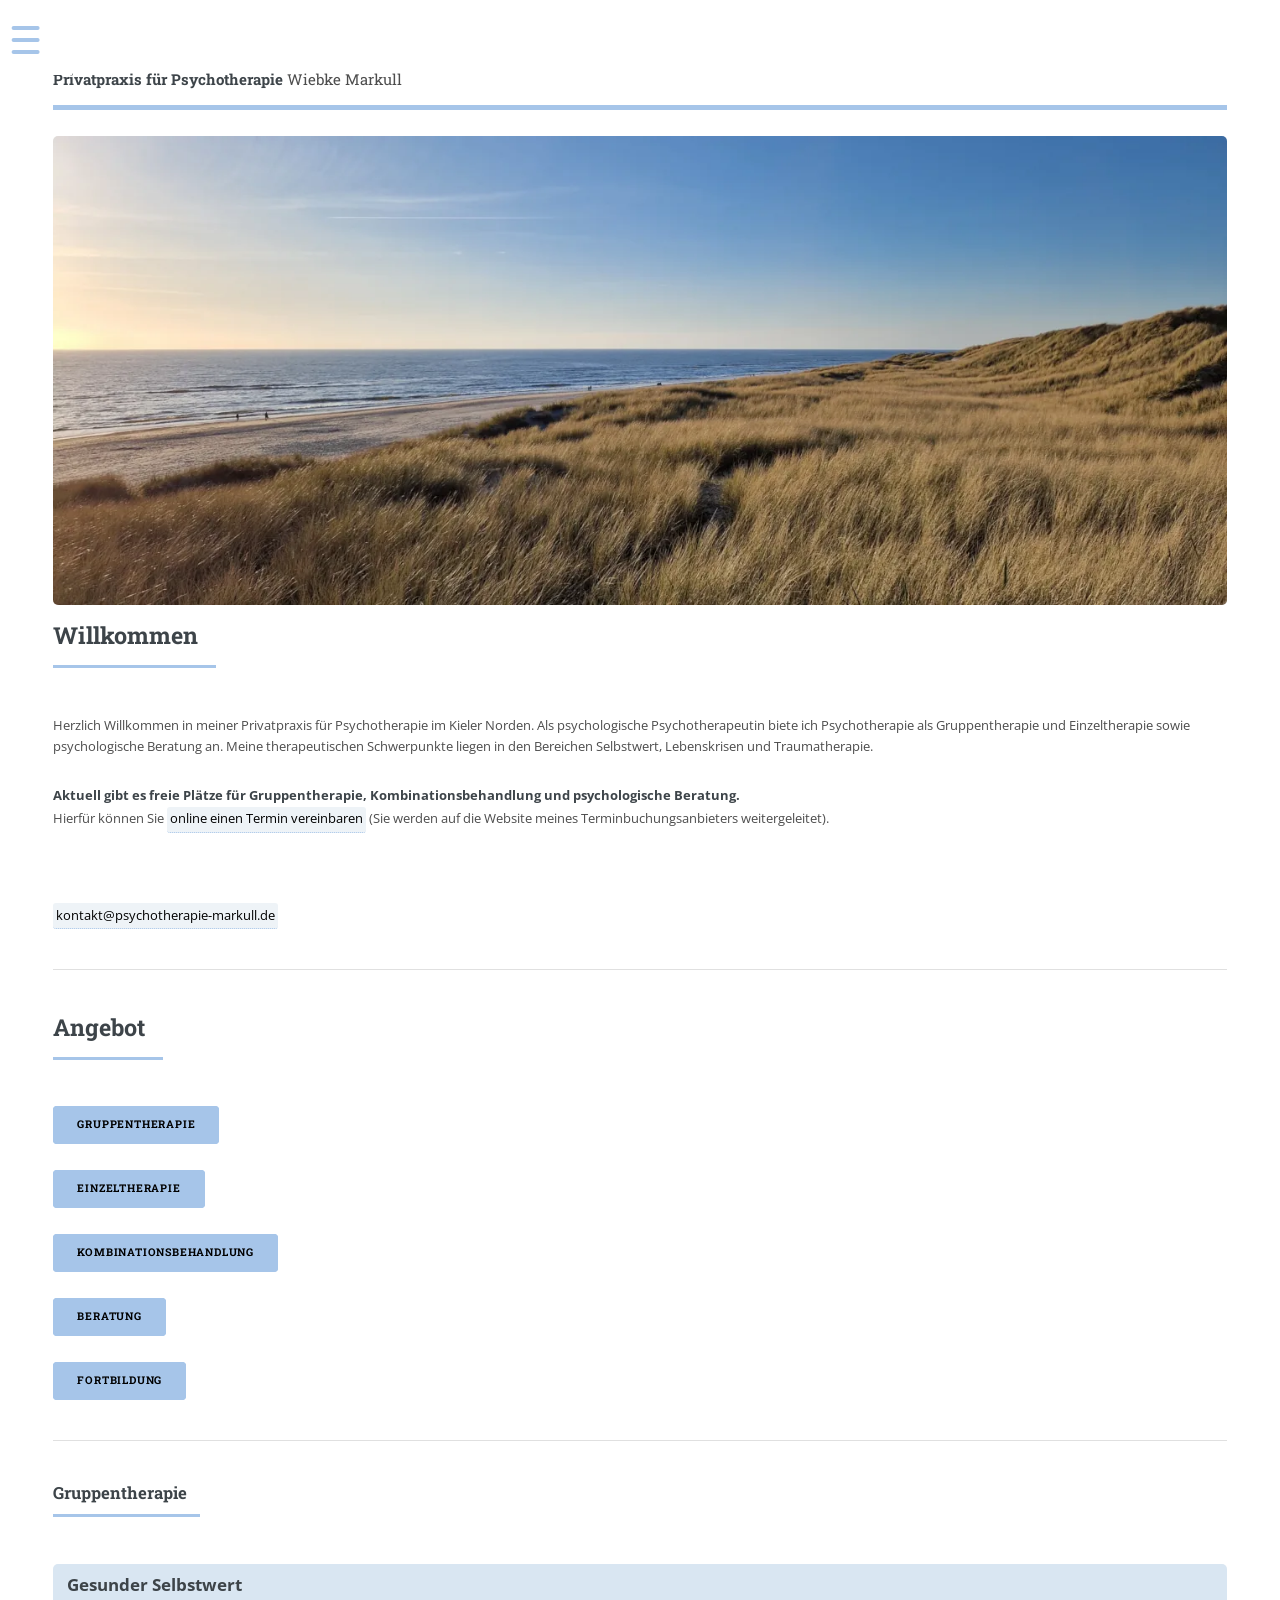
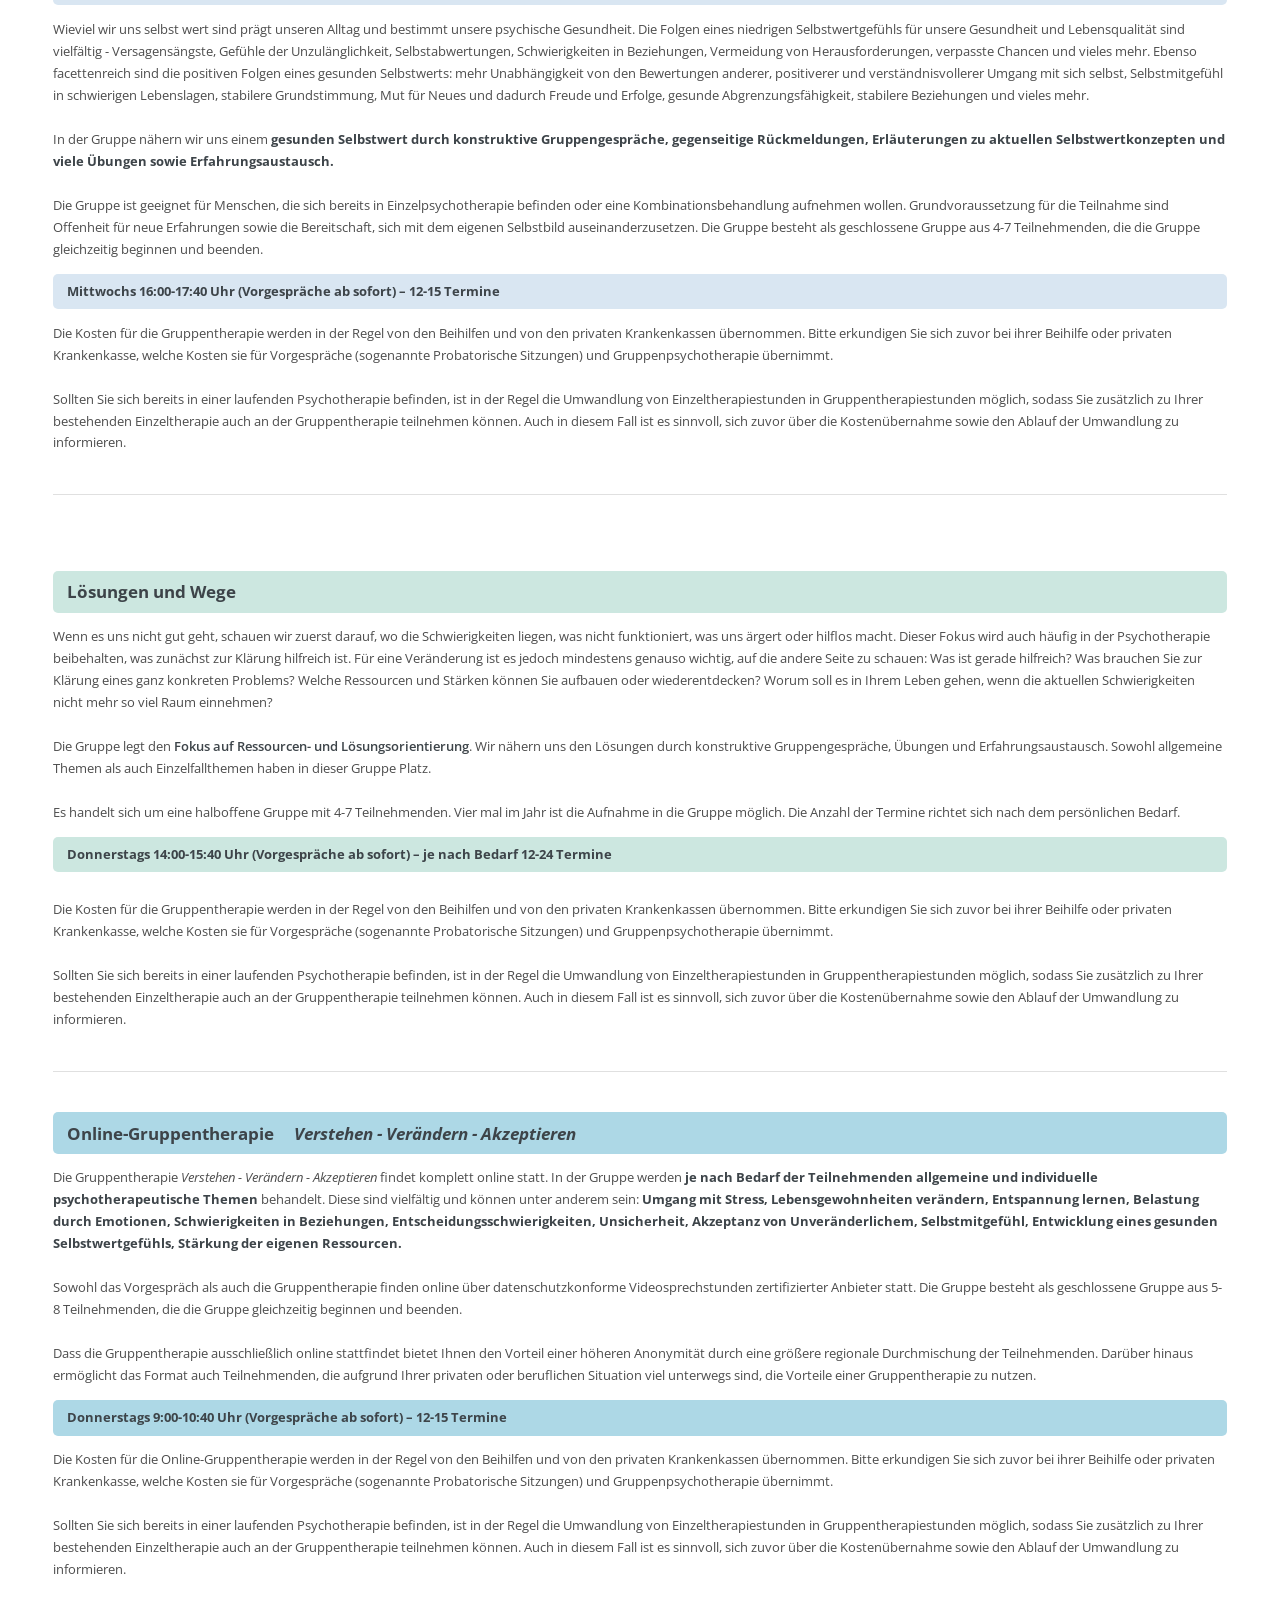
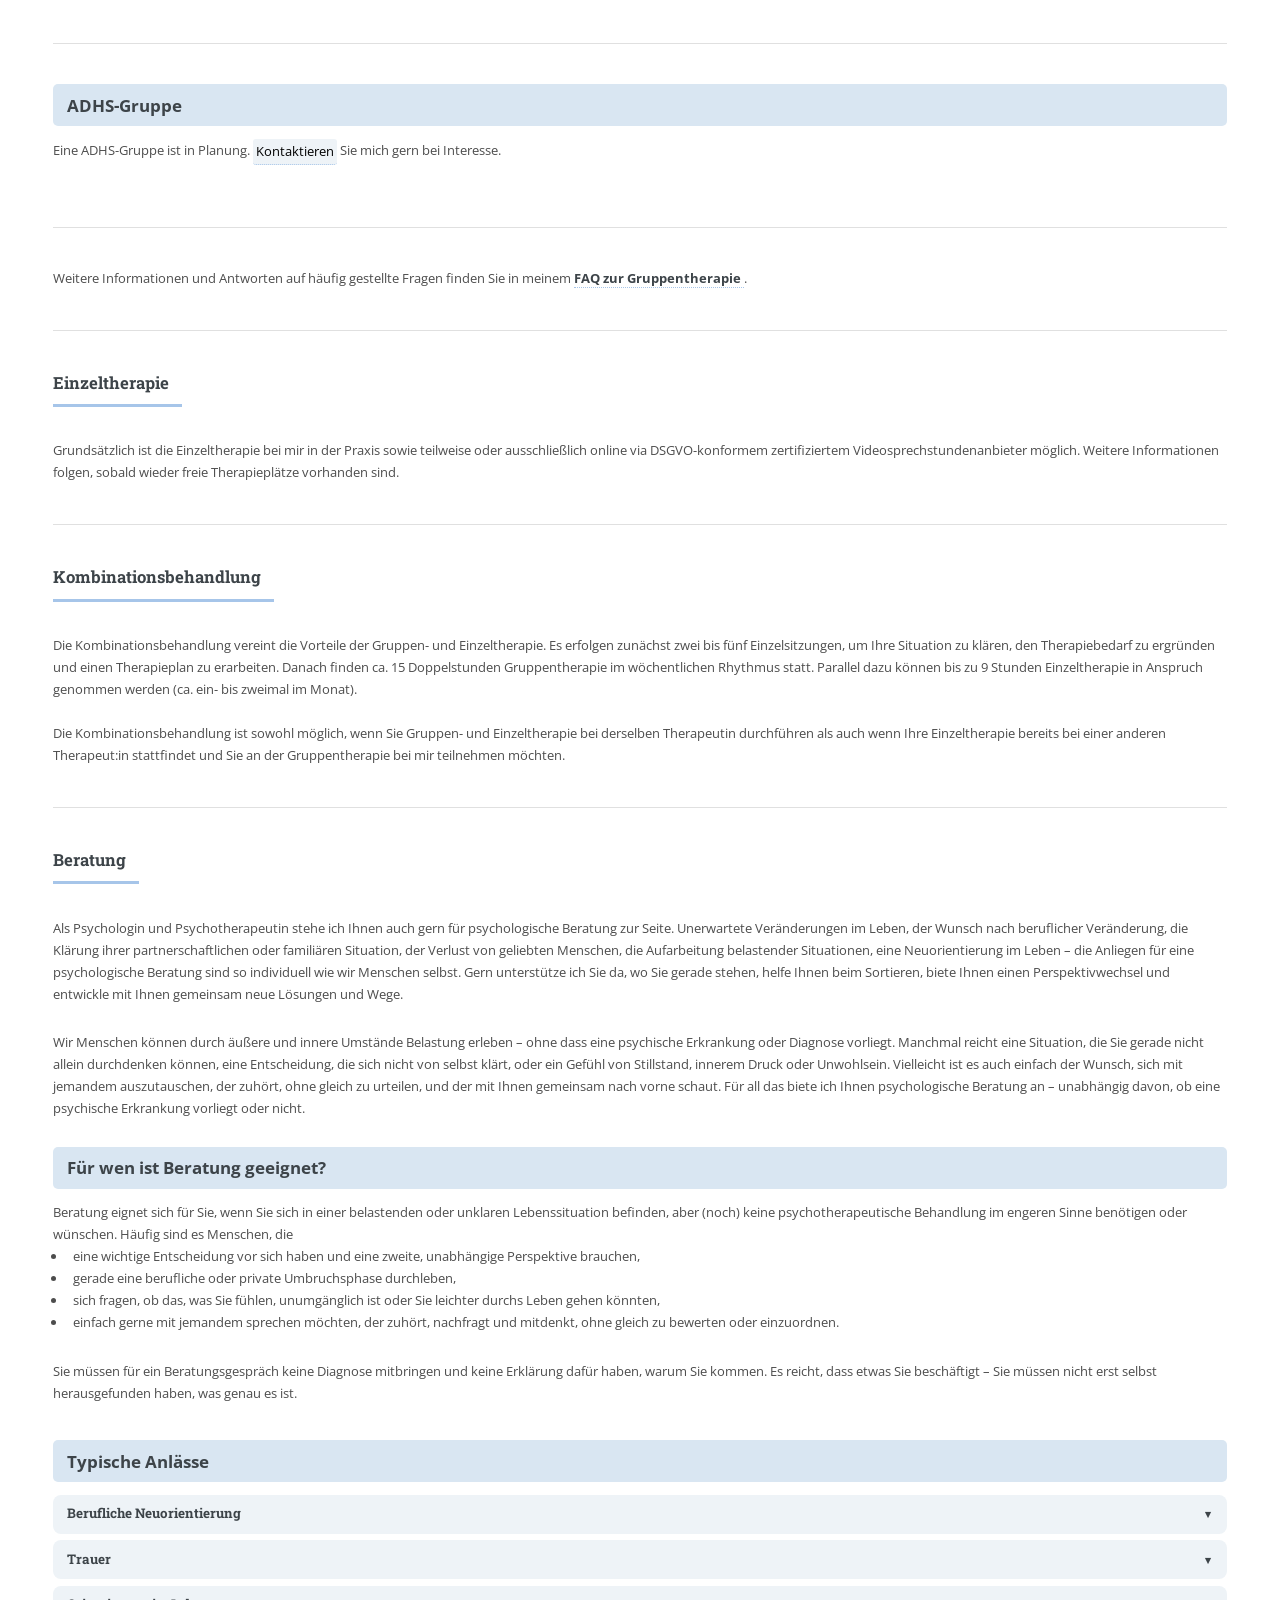
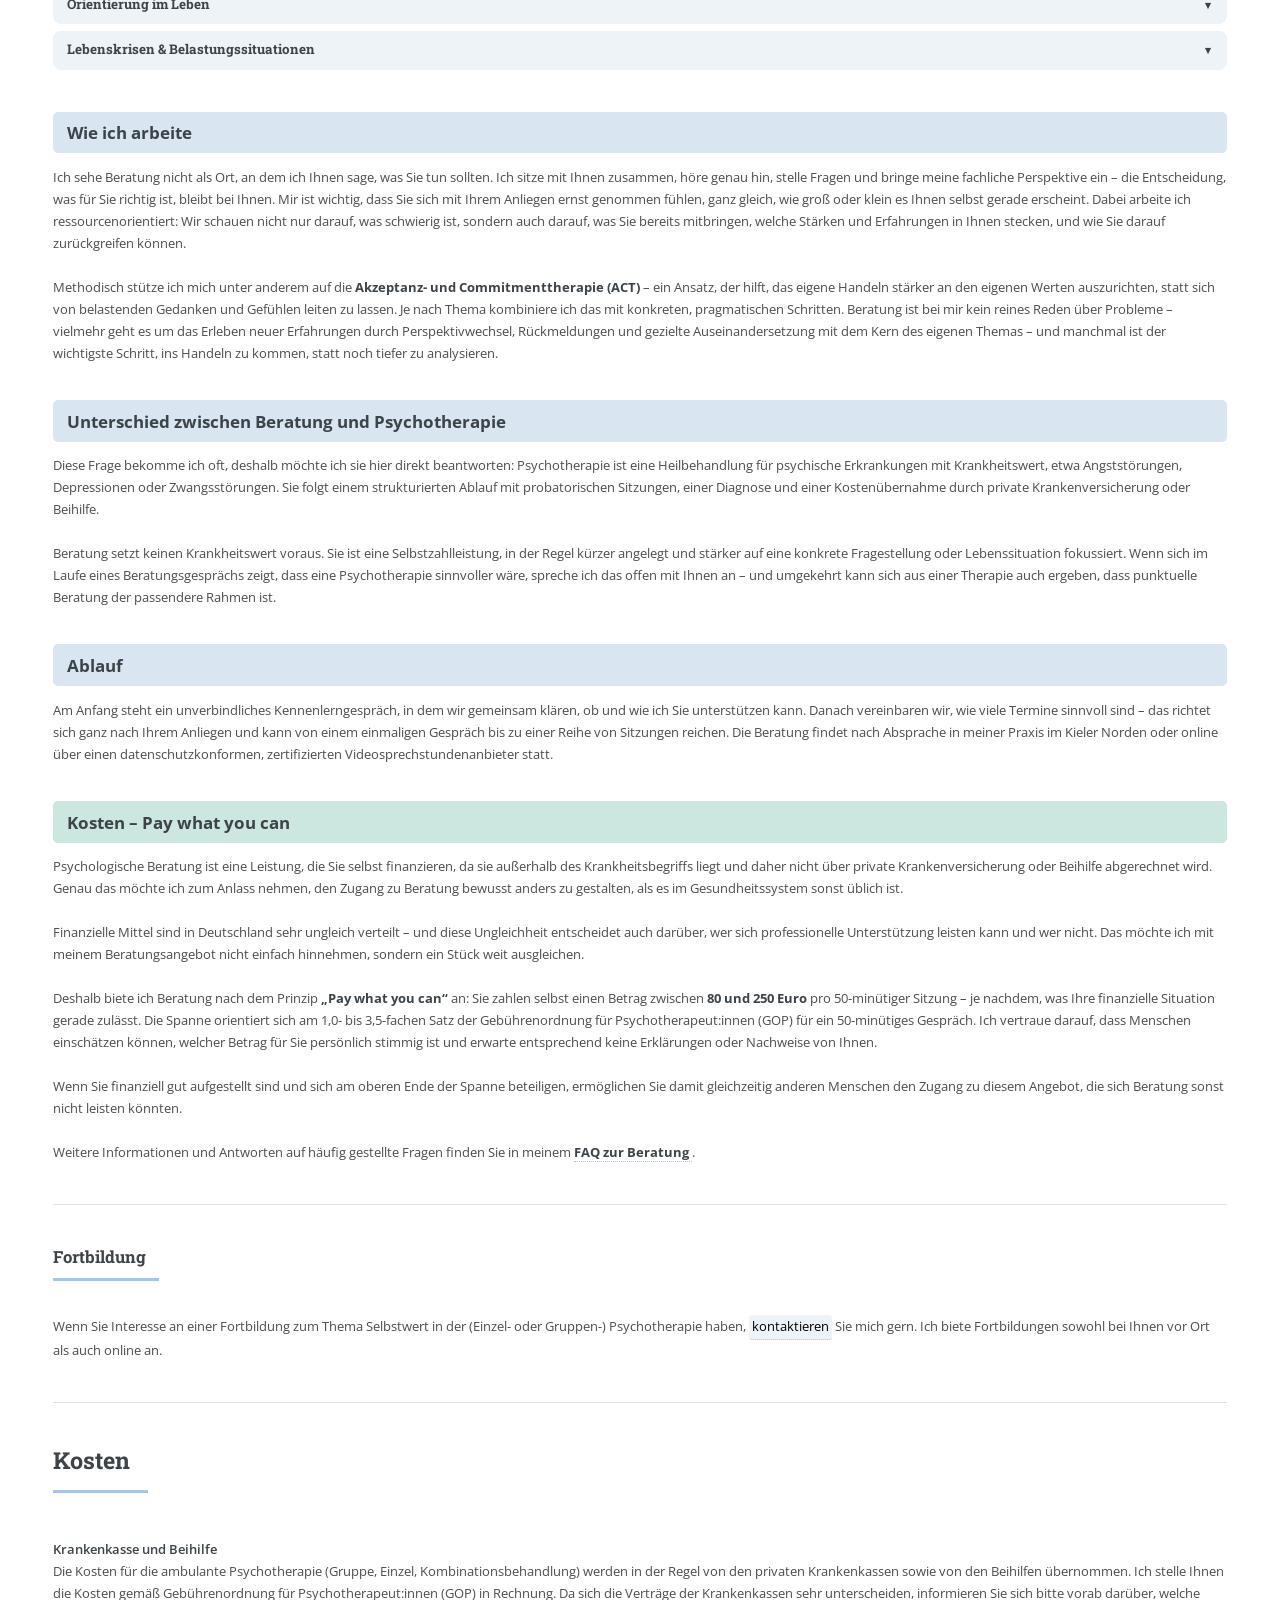
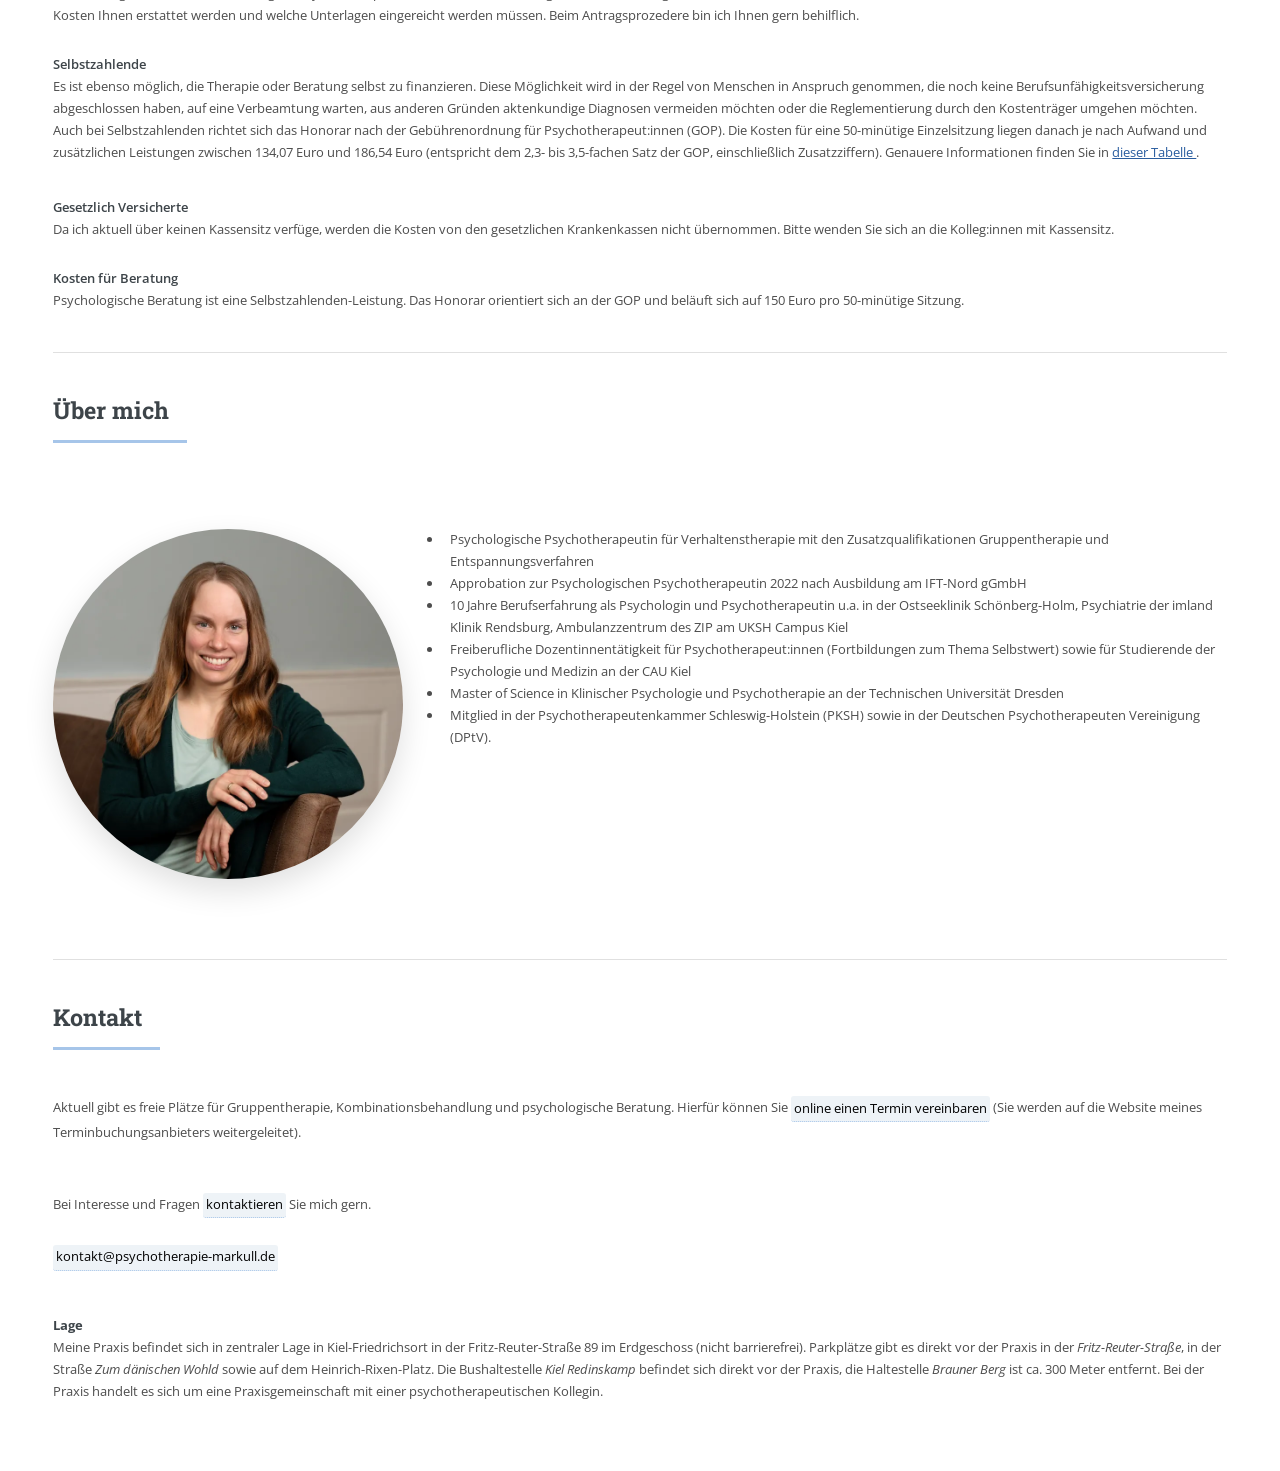
<file: index.html>
<!DOCTYPE HTML>
<html lang="de">

    <head>
     <meta charset="utf-8" />     

        <title>Privatpraxis für Psychotherapie Kiel  - Gruppen- und Einzeltherapie - Wiebke Markull</title>
      
  
    <link rel="canonical" href="https://www.psychotherapie-markull.de/" />
   

    <meta name="description" content="Psychotherapie in Kiel (Privatpraxis): Gruppen- und Einzeltherapie sowie Beratung – auch online. Schwerpunkt Selbstwert und Lebenskrisen. Freie Plätze verfügbar.">

 <meta name="viewport" content="width=device-width, initial-scale=1" />

<!-- CSS -->
<link rel="stylesheet" href="assets/css/main.css?v=20260219-1" />
<link rel="stylesheet" href="custom.css?v=20260219-1" />


<!-- JS-Datei laden, erst ausführen, wenn HTML fertig -->
<script src="assets/js/main.js?v=20260219-1" defer></script>



<!-- Privacy-friendly analytics by Plausible
<script async src="https://plausible.io/js/pa-Lf5WAGVIJ53vSqrMhxEzs.js"></script>
<script>
window.plausible=window.plausible||function(){(plausible.q=plausible.q||[]).push(arguments)},plausible.init=plausible.init||function(i){plausible.o=i||{}};
plausible.init()
</script>
<script>
document.addEventListener('DOMContentLoaded', function() {
    // Hash-Änderungen als Pageviews tracken
    window.addEventListener('hashchange', function() {
        plausible('pageview', {u: window.location.href});
    });
    
    // Initial Pageview mit Hash (falls die Seite direkt mit Hash geladen wird)
    if (window.location.hash) {
        plausible('pageview', {u: window.location.href});
    }
    
    // Menü-Klicks tracken
    var menuLinks = document.querySelectorAll('.main-menu a');
    menuLinks.forEach(function(link) {
        link.addEventListener('click', function() {
            var eventName = 'Menü-Klick: ' + link.textContent.trim();
            plausible(eventName);
        });
    });
});
</script>
 -->
<!--Umami datenschutzfreundliches Tracking
<script defer src="https://cloud.umami.is/script.js" data-website-id="6fb217aa-902a-4d2d-a4f6-4888ba5f9cae"></script>

    </head>
    <body class="is-preload">
        <div id="wrapper">
            <div id="main">
                <div class="inner">
-->
<div id="wrapper">
  <div id="main">
    <div class="inner">
   <!-- Header -->
                    <header id="header" role="banner">
                    <a href="#startseite" class="logo">
                        <strong>Privatpraxis für Psychotherapie</strong> Wiebke Markull
                    </a>
                    </header>


<span class="image main welcome-photo">
  <picture>
    <source srcset="images/ostsee.webp" type="image/webp">
 <img 
  src="/images/ostsee-800.webp"
  srcset="/images/ostsee-400.webp 400w,
          /images/ostsee-800.webp 800w,
          /images/ostsee-1400.webp 1400w"
  sizes="(max-width: 480px) 400px,
         (max-width: 1024px) 800px,
         1400px"
  width="1400" 
  height="559"
  alt="Ostsee"
  loading="lazy"
>
  </picture>
</span>

 <main id="main-content" role="main">

   <!-- Startseite -->
                    <section id="startseite">
                        <header class="major">
                            <h2>Willkommen</h2>
                        </header>
                        <p>Herzlich Willkommen in meiner Privatpraxis für Psychotherapie im Kieler Norden. Als psychologische Psychotherapeutin biete ich Psychotherapie als Gruppentherapie und Einzeltherapie sowie psychologische Beratung an. Meine therapeutischen Schwerpunkte liegen in den Bereichen Selbstwert, Lebenskrisen und Traumatherapie.</p>
                        <p><strong>Aktuell gibt es freie Plätze für Gruppentherapie, Kombinationsbehandlung und psychologische Beratung.  </strong> <br>
                             Hierfür können Sie 
                            <a href="https://viewer.epikur-portal.de/praxis/praxis-fuer-psychotherapie---markull"
                            class="termin-link"
                            target="_blank"
                            rel="noopener noreferrer">
                            online einen Termin vereinbaren
                            </a> 

                            (Sie werden auf die Website meines Terminbuchungsanbieters weitergeleitet). <br><br></p> <br>
                        <a href="mailto:kontakt@psychotherapie-markull.de" class="button-primary">kontakt@psychotherapie-markull.de</a>
                    </section>

                           <hr class="section-divider">
   
    <!-- Angebot -->
                    <section id="angebot">
                        <header class="major"><h2>Angebot</h2></header>
                        
                        <p><a href="#gruppentherapie" class="button">Gruppentherapie</a></p>
                         <p><a href="#einzeltherapie" class="button">Einzeltherapie</a></p>
                         <p><a href="#kombinationsbehandlung" class="button">Kombinationsbehandlung</a></p>
                        
                        <p><a href="#beratung" class="button">Beratung</a></p>
                          <p><a href="#fortbildung" class="button">Fortbildung</a></p>
                    </section>
                           <hr class="section-divider">
    <!-- Gruppentherapie-->
                    <section id="gruppentherapie">
                        <header class="major"><h3>Gruppentherapie</h3></header>
                  
                        <p class="notice">

                      <strong class="section-title">Gesunder Selbstwert</strong>

                        </p>
                          
                          Wieviel wir uns selbst wert sind prägt unseren Alltag und bestimmt unsere psychische Gesundheit. Die Folgen eines niedrigen Selbstwertgefühls für unsere Gesundheit und Lebensqualität sind vielfältig - Versagensängste, Gefühle der Unzulänglichkeit, Selbstabwertungen, Schwierigkeiten in Beziehungen, Vermeidung von Herausforderungen, verpasste Chancen und vieles mehr. Ebenso facettenreich sind die positiven Folgen eines gesunden Selbstwerts: mehr Unabhängigkeit von den Bewertungen anderer, positiverer und verständnisvollerer Umgang mit sich selbst, Selbstmitgefühl in schwierigen Lebenslagen, stabilere Grundstimmung, Mut für Neues und dadurch Freude und Erfolge, gesunde Abgrenzungsfähigkeit, stabilere Beziehungen und vieles mehr.<br><br>
                          In der Gruppe nähern wir uns einem <strong> gesunden Selbstwert durch konstruktive Gruppengespräche, gegenseitige Rückmeldungen, Erläuterungen zu aktuellen Selbstwertkonzepten und viele Übungen sowie Erfahrungsaustausch.</strong> <br><br>
                          
                          Die Gruppe ist geeignet für Menschen, die sich bereits in Einzelpsychotherapie befinden oder eine Kombinationsbehandlung aufnehmen wollen. Grundvoraussetzung für die Teilnahme sind Offenheit für neue Erfahrungen sowie die Bereitschaft, sich mit dem eigenen Selbstbild auseinanderzusetzen. Die Gruppe besteht als geschlossene Gruppe aus 4-7 Teilnehmenden, die die Gruppe gleichzeitig beginnen und beenden.



                            <p class="notice"><strong>Mittwochs 16:00-17:40 Uhr (Vorgespräche ab sofort) – 12-15 Termine</strong></p>

                          

                          Die Kosten für die Gruppentherapie werden in der Regel von den Beihilfen und von den privaten Krankenkassen übernommen. Bitte erkundigen Sie sich zuvor bei ihrer Beihilfe oder privaten Krankenkasse, welche Kosten sie für Vorgespräche (sogenannte Probatorische Sitzungen) und Gruppenpsychotherapie übernimmt.<br><br>
                          Sollten Sie sich bereits in einer laufenden Psychotherapie befinden, ist in der Regel die Umwandlung von Einzeltherapiestunden in Gruppentherapiestunden möglich, sodass Sie zusätzlich zu Ihrer bestehenden Einzeltherapie auch an der Gruppentherapie teilnehmen können. Auch in diesem Fall ist es sinnvoll, sich zuvor über die Kostenübernahme sowie den Ablauf der Umwandlung zu informieren. 
       
                          <hr class="section-divider"> <br>
                          <p class="notice" style="background-color: rgb(204, 231, 224);">
                            <strong class="section-title">Lösungen und Wege</strong>
                                </p>
        
           
                            Wenn es uns nicht gut geht, schauen wir zuerst darauf, wo die Schwierigkeiten liegen, was nicht funktioniert, was uns ärgert oder hilflos macht. Dieser Fokus wird auch häufig in der Psychotherapie beibehalten, was zunächst zur Klärung hilfreich ist. Für eine Veränderung ist es jedoch mindestens genauso wichtig, auf die andere Seite zu schauen: Was ist gerade hilfreich? Was brauchen Sie zur Klärung eines ganz konkreten Problems? Welche Ressourcen und Stärken können Sie aufbauen oder wiederentdecken? Worum soll es in Ihrem Leben gehen, wenn die aktuellen Schwierigkeiten nicht mehr so viel Raum einnehmen?<br><br>
                            Die Gruppe legt den <b>Fokus auf Ressourcen- und Lösungsorientierung</b>. Wir nähern uns den Lösungen durch konstruktive Gruppengespräche, Übungen und Erfahrungsaustausch. Sowohl allgemeine Themen als auch Einzelfallthemen haben in dieser Gruppe Platz.<br><br>
                            
                            Es handelt sich um eine halboffene Gruppe mit 4-7 Teilnehmenden. Vier mal im Jahr ist die Aufnahme in die Gruppe möglich. Die Anzahl der Termine richtet sich nach dem persönlichen Bedarf.


                            <p class="notice"style="background-color: rgb(204, 231, 224);"><strong>Donnerstags 14:00-15:40 Uhr (Vorgespräche ab sofort) – je nach Bedarf 12-24 Termine</strong></p></p> 

                            Die Kosten für die Gruppentherapie werden in der Regel von den Beihilfen und von den privaten Krankenkassen übernommen. Bitte erkundigen Sie sich zuvor bei ihrer Beihilfe oder privaten Krankenkasse, welche Kosten sie für Vorgespräche (sogenannte Probatorische Sitzungen) und Gruppenpsychotherapie übernimmt.<br><br>
                            Sollten Sie sich bereits in einer laufenden Psychotherapie befinden, ist in der Regel die Umwandlung von Einzeltherapiestunden in Gruppentherapiestunden möglich, sodass Sie zusätzlich zu Ihrer bestehenden Einzeltherapie auch an der Gruppentherapie teilnehmen können. Auch in diesem Fall ist es sinnvoll, sich zuvor über die Kostenübernahme sowie den Ablauf der Umwandlung zu informieren.

                           
                           </section>

          <hr class="section-divider"> 

                              


                      <p class="notice" style="background-color: lightblue;">
                        <strong class="section-title">Online-Gruppentherapie    &nbsp;&nbsp;&nbsp;   <i>Verstehen - Verändern - Akzeptieren</i>  </strong>
                            </p>



                            Die Gruppentherapie <i>Verstehen - Verändern - Akzeptieren</i> findet komplett online statt. In der Gruppe werden <strong> je nach Bedarf der Teilnehmenden allgemeine und individuelle psychotherapeutische Themen</strong>  behandelt. Diese sind vielfältig und können unter anderem sein: <strong>Umgang mit Stress, Lebensgewohnheiten verändern, Entspannung lernen, Belastung durch Emotionen, Schwierigkeiten in Beziehungen, Entscheidungsschwierigkeiten, Unsicherheit, Akzeptanz von Unveränderlichem, Selbstmitgefühl, Entwicklung eines gesunden Selbstwertgefühls, Stärkung der eigenen Ressourcen.</strong> <br><br>
                            
                            Sowohl das Vorgespräch als auch die Gruppentherapie finden online über datenschutzkonforme Videosprechstunden zertifizierter Anbieter statt. Die Gruppe besteht als geschlossene Gruppe aus 5-8 Teilnehmenden, die die Gruppe gleichzeitig beginnen und beenden.<br><br>

                            Dass die Gruppentherapie ausschließlich online stattfindet bietet Ihnen den Vorteil einer höheren Anonymität durch eine größere regionale Durchmischung der Teilnehmenden. Darüber hinaus ermöglicht das Format auch Teilnehmenden, die aufgrund Ihrer privaten oder beruflichen Situation viel unterwegs sind, die Vorteile einer Gruppentherapie zu nutzen.

                            <p class="notice"style="background-color: lightblue;"><strong>Donnerstags 9:00-10:40 Uhr (Vorgespräche ab sofort) – 12-15 Termine</strong>    </p>  

                             Die Kosten für die Online-Gruppentherapie werden in der Regel von den Beihilfen und von den privaten Krankenkassen übernommen. Bitte erkundigen Sie sich zuvor bei ihrer Beihilfe oder privaten Krankenkasse, welche Kosten sie für Vorgespräche (sogenannte Probatorische Sitzungen) und Gruppenpsychotherapie übernimmt.<br><br>
                            Sollten Sie sich bereits in einer laufenden Psychotherapie befinden, ist in der Regel die Umwandlung von Einzeltherapiestunden in Gruppentherapiestunden möglich, sodass Sie zusätzlich zu Ihrer bestehenden Einzeltherapie auch an der Gruppentherapie teilnehmen können. Auch in diesem Fall ist es sinnvoll, sich zuvor über die Kostenübernahme sowie den Ablauf der Umwandlung zu informieren.<br> <br> 

        
                           <hr class="section-divider">

                                <p class="notice">

                      <strong class="section-title">ADHS-Gruppe</strong>

                        </p>
                          
                        Eine ADHS-Gruppe ist in Planung.
                        
                          <a href="mailto:kontakt@psychotherapie-markull.de">
                                Kontaktieren
                            </a> 
                        Sie mich gern bei Interesse.  <br><br></p>
                        

 <hr class="section-divider">


    <p>
        Weitere Informationen und Antworten auf häufig gestellte Fragen finden Sie in meinem
        <a href="/gruppentherapie-faq.html"> <strong>FAQ zur Gruppentherapie</strong> </a>.
           <hr class="section-divider">
    </p>

   <!-- Einzeltherapie -->

                         <section id="einzeltherapie">
                        <header class="major"><h3>Einzeltherapie</h3></header>
                        <p>Grundsätzlich ist die Einzeltherapie bei mir in der Praxis sowie teilweise oder ausschließlich online via DSGVO-konformem zertifiziertem Videosprechstundenanbieter möglich. Weitere Informationen folgen, sobald wieder freie Therapieplätze vorhanden sind.</p>
                        </section>
                                
                                <hr class="section-divider">   
    <!-- Kombinationsbehandlung -->                 
                         <section id="kombinationsbehandlung">
                        <header class="major"><h3>Kombinationsbehandlung</h3></header>
                        <p>Die Kombinationsbehandlung vereint die Vorteile der Gruppen- und Einzeltherapie. Es erfolgen zunächst zwei bis fünf Einzelsitzungen, um Ihre Situation zu klären, den Therapiebedarf zu ergründen und einen Therapieplan zu erarbeiten. Danach finden ca. 15 Doppelstunden Gruppentherapie im wöchentlichen Rhythmus statt. Parallel dazu können bis zu 9 Stunden Einzeltherapie in Anspruch genommen werden (ca. ein- bis zweimal im Monat).<br><br>
                        Die Kombinationsbehandlung ist sowohl möglich, wenn Sie Gruppen- und Einzeltherapie bei derselben Therapeutin durchführen als auch wenn Ihre Einzeltherapie bereits bei einer anderen Therapeut:in stattfindet und Sie an der Gruppentherapie bei mir teilnehmen möchten.</p>
                       </section>
                         <hr class="section-divider">     
  <!-- Beratung -->

                         <section id="beratung">
                         <header class="major"><h3>Beratung</h3></header>
                         <p>Als Psychologin und Psychotherapeutin stehe ich Ihnen auch gern für psychologische Beratung zur Seite. Unerwartete Veränderungen im Leben, der Wunsch nach beruflicher Veränderung, die Klärung ihrer partnerschaftlichen oder familiären Situation, der Verlust von geliebten Menschen, die Aufarbeitung belastender Situationen, eine Neuorientierung im Leben – die Anliegen für eine psychologische Beratung sind so individuell wie wir Menschen selbst. Gern unterstütze ich Sie da, wo Sie gerade stehen, helfe Ihnen beim Sortieren, biete Ihnen einen Perspektivwechsel und entwickle mit Ihnen gemeinsam neue Lösungen und Wege.</p>
                        
   
                         
        <p>Wir Menschen können durch äußere und innere Umstände Belastung erleben – ohne dass eine psychische Erkrankung oder Diagnose vorliegt. Manchmal reicht eine Situation, die Sie gerade nicht allein durchdenken können, eine Entscheidung, die sich nicht von selbst klärt, oder ein Gefühl von Stillstand, innerem Druck oder Unwohlsein. Vielleicht ist es auch einfach der Wunsch, sich mit jemandem auszutauschen, der zuhört, ohne gleich zu urteilen, und der mit Ihnen gemeinsam nach vorne schaut. Für all das biete ich Ihnen psychologische Beratung an – unabhängig davon, ob eine psychische Erkrankung vorliegt oder nicht.</p>

                         <p class="notice">
                           <strong class="section-title">Für wen ist Beratung geeignet?</strong>
                         </p>

                         Beratung eignet sich für Sie, wenn Sie sich in einer belastenden oder unklaren Lebenssituation befinden, aber (noch) keine psychotherapeutische Behandlung im engeren Sinne benötigen oder wünschen. Häufig sind es Menschen, die
                         <ul>
                           <li>eine wichtige Entscheidung vor sich haben und eine zweite, unabhängige Perspektive brauchen,</li>
                           <li>gerade eine berufliche oder private Umbruchsphase durchleben,</li>
                           <li>sich fragen, ob das, was Sie fühlen, unumgänglich ist oder Sie leichter durchs Leben gehen könnten,</li>
                           <li>einfach gerne mit jemandem sprechen möchten, der zuhört, nachfragt und mitdenkt, ohne gleich zu bewerten oder einzuordnen.</li>
                         </ul>
                         Sie müssen für ein Beratungsgespräch keine Diagnose mitbringen und keine Erklärung dafür haben, warum Sie kommen. Es reicht, dass etwas Sie beschäftigt – Sie müssen nicht erst selbst herausgefunden haben, was genau es ist.<br><br>

                                                  <p class="notice">
                           <strong class="section-title">Typische Anlässe</strong>
                         </p>
 
                         <div class="anlass-box">
                           <h4 class="faq-question anlass-toggle" onclick="toggleAnlass(this)">
                             Berufliche Neuorientierung
                             <span class="faq-arrow">▼</span>
                           </h4>
                           <div class="faq-answer">
                             <p>Ob Unzufriedenheit im aktuellen Job, die Frage nach einem Wechsel, Existenzgründung oder die Sorge, sich beruflich verrannt zu haben – ich unterstütze Sie dabei, Klarheit über Ihre Werte, Bedürfnisse und Möglichkeiten zu gewinnen, statt Entscheidungen aus Erschöpfung oder Druck zu treffen.</p>
                           </div>
                         </div>
 
                         <div class="anlass-box">
                           <h4 class="faq-question anlass-toggle" onclick="toggleAnlass(this)">
                             Trauer
                             <span class="faq-arrow">▼</span>
                           </h4>
                           <div class="faq-answer">
                             <p>Der Verlust eines nahestehenden Menschen verändert vieles, manchmal leise, manchmal mit voller Wucht. Es gibt kein richtiges Tempo für Trauer und keine Checkliste, die Sie abarbeiten könnten – und auch keinen Zeitpunkt, ab dem &bdquo;es doch eigentlich besser sein müsste&ldquo;. Ich biete Ihnen einen Raum, in dem Sie das, was ist, so sein lassen können wie es ist, in dem Trauer, Wut, Erleichterung oder Leere gleichermaßen Platz haben. Ich begleite Sie dabei, in Ihrem eigenen Tempo, wieder Boden unter den Füßen zu finden.</p>
                           </div>
                         </div>
 
                         <div class="anlass-box">
                           <h4 class="faq-question anlass-toggle" onclick="toggleAnlass(this)">
                             Orientierung im Leben
                             <span class="faq-arrow">▼</span>
                           </h4>
                           <div class="faq-answer">
                             <p>Manchmal ist gar nicht das eine große Ereignis der Auslöser, sondern das leise, hartnäckige Gefühl, dass etwas nicht mehr stimmig ist oder noch nie stimmig war – dass Sie funktionieren, aber nicht mehr recht wissen, wofür. Wenn Sie sich fragen, wo Sie gerade stehen, was Ihnen wirklich wichtig ist oder wohin Ihr Weg als Nächstes führen soll, begleite ich Sie dabei, diesen Fragen nachzugehen und Ihr Leben nach dem auszurichten, was Ihnen wirklich wichtig ist.</p>
                           </div>
                         </div>
 
                         <div class="anlass-box">
                           <h4 class="faq-question anlass-toggle" onclick="toggleAnlass(this)">
                             Lebenskrisen &amp; Belastungssituationen
                             <span class="faq-arrow">▼</span>
                           </h4>
                           <div class="faq-answer">
                             <p>Darunter fasse ich ganz unterschiedliche Themen: der Umgang mit einer eigenen oder fremden körperlichen Erkrankung, Schwierigkeiten in Partnerschaft oder Familie, das Gefühl, sich in Anpassung an neue Lebensumstände zu verlieren, eine Identitätskrise, in der vieles von dem, was bisher galt, plötzlich infrage steht, schwierige Entscheidungen, die aufgeschoben werden, oder auch der Wunsch, sich selbst und die eigene Biografie besser zu verstehen. Selbstverständlich können Sie mich auch wegen aller anderen Themen ansprechen, die hier nicht explizit genannt werden.</p>
                           </div>
                         </div>
 
                         <script>
                         function toggleAnlass(el) {
                           el.nextElementSibling.classList.toggle("faq-open");
                           el.querySelector(".faq-arrow").classList.toggle("faq-open");
                         }
                         </script>
                         <br>
 


             


                         <p class="notice" >
                           <strong class="section-title">Wie ich arbeite</strong>
                         </p>

                         Ich sehe Beratung nicht als Ort, an dem ich Ihnen sage, was Sie tun sollten. Ich sitze mit Ihnen zusammen, höre genau hin, stelle Fragen und bringe meine fachliche Perspektive ein – die Entscheidung, was für Sie richtig ist, bleibt bei Ihnen. Mir ist wichtig, dass Sie sich mit Ihrem Anliegen ernst genommen fühlen, ganz gleich, wie groß oder klein es Ihnen selbst gerade erscheint. Dabei arbeite ich ressourcenorientiert: Wir schauen nicht nur darauf, was schwierig ist, sondern auch darauf, was Sie bereits mitbringen, welche Stärken und Erfahrungen in Ihnen stecken, und wie Sie darauf zurückgreifen können.<br><br>

                         Methodisch stütze ich mich unter anderem auf die <strong>Akzeptanz- und Commitmenttherapie (ACT)</strong> – ein Ansatz, der hilft, das eigene Handeln stärker an den eigenen Werten auszurichten, statt sich von belastenden Gedanken und Gefühlen leiten zu lassen. Je nach Thema kombiniere ich das mit konkreten, pragmatischen Schritten. Beratung ist bei mir kein reines Reden über Probleme – vielmehr geht es um das Erleben neuer Erfahrungen durch Perspektivwechsel, Rückmeldungen und gezielte Auseinandersetzung mit dem Kern des eigenen Themas – und manchmal ist der wichtigste Schritt, ins Handeln zu kommen, statt noch tiefer zu analysieren.<br><br>

                         <p class="notice">
                           <strong class="section-title">Unterschied zwischen Beratung und Psychotherapie</strong>
                         </p>

                         Diese Frage bekomme ich oft, deshalb möchte ich sie hier direkt beantworten: Psychotherapie ist eine Heilbehandlung für psychische Erkrankungen mit Krankheitswert, etwa Angststörungen, Depressionen oder Zwangsstörungen. Sie folgt einem strukturierten Ablauf mit probatorischen Sitzungen, einer Diagnose und einer Kostenübernahme durch private Krankenversicherung oder Beihilfe.<br><br>
                         Beratung setzt keinen Krankheitswert voraus. Sie ist eine Selbstzahlleistung, in der Regel kürzer angelegt und stärker auf eine konkrete Fragestellung oder Lebenssituation fokussiert. Wenn sich im Laufe eines Beratungsgesprächs zeigt, dass eine Psychotherapie sinnvoller wäre, spreche ich das offen mit Ihnen an – und umgekehrt kann sich aus einer Therapie auch ergeben, dass punktuelle Beratung der passendere Rahmen ist.<br><br>

                         <p class="notice">
                           <strong class="section-title">Ablauf</strong>
                         </p>

                         Am Anfang steht ein unverbindliches Kennenlerngespräch, in dem wir gemeinsam klären, ob und wie ich Sie unterstützen kann. Danach vereinbaren wir, wie viele Termine sinnvoll sind – das richtet sich ganz nach Ihrem Anliegen und kann von einem einmaligen Gespräch bis zu einer Reihe von Sitzungen reichen. Die Beratung findet nach Absprache in meiner Praxis im Kieler Norden oder online über einen datenschutzkonformen, zertifizierten Videosprechstundenanbieter statt.<br><br>

                         <p class="notice" style="background-color: rgb(204, 231, 224);">
                           <strong class="section-title">Kosten – Pay what you can</strong>
                         </p>

                         Psychologische Beratung ist eine Leistung, die Sie selbst finanzieren, da sie außerhalb des Krankheitsbegriffs liegt und daher nicht über private Krankenversicherung oder Beihilfe abgerechnet wird. Genau das möchte ich zum Anlass nehmen, den Zugang zu Beratung bewusst anders zu gestalten, als es im Gesundheitssystem sonst üblich ist.<br><br>
                         Finanzielle Mittel sind in Deutschland sehr ungleich verteilt – und diese Ungleichheit entscheidet auch darüber, wer sich professionelle Unterstützung leisten kann und wer nicht. Das möchte ich mit meinem Beratungsangebot nicht einfach hinnehmen, sondern ein Stück weit ausgleichen.<br><br>
                         Deshalb biete ich Beratung nach dem Prinzip <strong>&bdquo;Pay what you can&ldquo;</strong> an: Sie zahlen selbst einen Betrag zwischen <strong>80 und 250 Euro</strong> pro 50-minütiger Sitzung – je nachdem, was Ihre finanzielle Situation gerade zulässt. Die Spanne orientiert sich am 1,0- bis 3,5-fachen Satz der Gebührenordnung für Psychotherapeut:innen (GOP) für ein 50-minütiges Gespräch. Ich vertraue darauf, dass Menschen einschätzen können, welcher Betrag für Sie persönlich stimmig ist und erwarte entsprechend keine Erklärungen oder Nachweise von Ihnen.<br><br>
                         Wenn Sie finanziell gut aufgestellt sind und sich am oberen Ende der Spanne beteiligen, ermöglichen Sie damit gleichzeitig anderen Menschen den Zugang zu diesem Angebot, die sich Beratung sonst nicht leisten könnten.<br><br>

                       

                         
  <p>
                           Weitere Informationen und Antworten auf häufig gestellte Fragen finden Sie in meinem
                           <a href="/beratung-faq.html"> <strong>FAQ zur Beratung</strong> </a>.
                         </p>


                       
     </section>



                   
                        
                       


                    


<!-- ============================================================
     TEIL 2: KOSTEN-ABSCHNITT ANPASSEN
     Ersetzt in der index.html im Abschnitt <section id="kosten"> den bisherigen Absatz:
 <p> <b>Kosten für Beratung – Pay what you can</b> <br>
                            Psychologische Beratung ist eine Selbstzahlenden-Leistung und wird nicht von privater Krankenversicherung oder Beihilfe übernommen. Ich biete Beratung nach dem Prinzip &bdquo;Pay what you can&ldquo; an: Sie zahlen einen Betrag zwischen 80 und 250 Euro pro 50-minütiger Sitzung – je nachdem, was Ihre finanzielle Situation zulässt (entspricht dem 1,0- bis 3,5-fachen Satz der GOP). Mehr dazu im Abschnitt <a href="#beratung">Beratung</a>.</p>

      

     durch folgenden Absatz:
     ============================================================ 
 <p> <b>Kosten für Beratung</b> <br>
       Psychologische Beratung ist eine Selbstzahlenden-Leistung. Das Honorar
       orientiert sich an der GOP und beläuft sich auf 150 Euro pro 50-minütige Sitzung. </p>
                           -->
                        
                        
                        </section>
                           <hr class="section-divider">




  <!-- Fortbildung -->

                        <section id="fortbildung">
                        <header class="major"><h3>Fortbildung</h3></header>
                        <p>Wenn Sie Interesse an einer Fortbildung zum Thema Selbstwert in der (Einzel- oder Gruppen-) Psychotherapie haben, 
                              <a href="mailto:kontakt@psychotherapie-markull.de">
                                kontaktieren
                            </a> 
                             Sie mich gern. Ich biete Fortbildungen sowohl bei Ihnen vor Ort als auch online an.</p>
                         </section>
                    
                            <hr class="section-divider">
     <!-- Kosten -->
                        <section id="kosten">
                        <header class="major"><h2>Kosten</h2></header>
                      
                        <p><b>Krankenkasse und Beihilfe</b>  <br>
                            Die Kosten für die ambulante Psychotherapie (Gruppe, Einzel, Kombinationsbehandlung) werden in der Regel von den privaten Krankenkassen sowie von den Beihilfen übernommen. Ich stelle Ihnen die Kosten gemäß Gebührenordnung für Psychotherapeut:innen (GOP) in Rechnung. Da sich die Verträge der Krankenkassen sehr unterscheiden, informieren Sie sich bitte vorab darüber, welche Kosten Ihnen erstattet werden und welche Unterlagen eingereicht werden müssen. Beim Antragsprozedere bin ich Ihnen gern behilflich.
                            </p>

                         
  <p>
    <script>
function toggleFaq(el) {
  const answer = el.closest("p").nextElementSibling;
  answer.classList.toggle("faq-open");
}
</script>

<p class="tight-paragraph">
  <b>Selbstzahlende</b><br>
  Es ist ebenso möglich, die Therapie oder Beratung selbst zu finanzieren. Diese Möglichkeit wird in der Regel von Menschen in Anspruch genommen, die noch keine Berufsunfähigkeitsversicherung abgeschlossen haben, auf eine Verbeamtung warten, aus anderen Gründen aktenkundige Diagnosen vermeiden möchten oder die Reglementierung durch den Kostenträger umgehen möchten.<br>
  Auch bei Selbstzahlenden richtet sich das Honorar nach der Gebührenordnung für Psychotherapeut:innen (GOP). Die Kosten für eine 50-minütige Einzelsitzung liegen danach je nach Aufwand und zusätzlichen Leistungen zwischen 134,07 Euro und 186,54 Euro (entspricht dem 2,3- bis 3,5-fachen Satz der GOP, einschließlich Zusatzziffern). Genauere Informationen finden Sie in 
  <span class="faq-question inline-toggle" onclick="toggleFaq(this)">
    dieser Tabelle
  </span>.
</p>

<div class="faq-answer">
  <table class="cost-table">
    <tr>
      <th>Termin</th>
      <th>Leistung (GOP)</th>
      <th>Kosten</th>
    </tr>
    <tr>
      <td>1. – 2.</td>
      <td>Psychotherapeutische Sprechstunde (2x812a, 2,3-facher Satz)</td>
      <td>134,06 €</td>
    </tr>
    <tr>
      <td>3.</td>
      <td>
        Probatorische Sitzung inkl. Erhebung des psychopathologischen Befundes (870 + 801a, 2,3-facher Satz)<br>
        + testpsychologische Diagnostik (855a, 1,8-facher Satz)
      </td>
      <td> 134,07 €<br> + 75,75 €</td>
    </tr>
    <tr>
      <td>4. – 5.</td>
      <td>Probatorische Sitzungen inkl. Erhebung des psychopathologischen Befundes (870 + 801a, 2,3-facher Satz)</td>
      <td>134,07 €</td>
    </tr>
    <tr>
      <td>6. – 29.</td>
      <td>
        Kurzzeittherapie  inkl. Erhebung des psychopathologischen Befundes (812a + 801a, 2,3-facher Satz)<br>
       
      </td>
      <td>167,58 €</td>
    </tr>
    <tr>
      <td>ab 30.</td>
      <td>Langzeittherapie (870 3,0-facher Satz + 801a 2,3-facher Satz)</td>
      <td>164,67 €</td>
    </tr>
      <tr>
      <td>Gruppenpsychotherapie 
      </td>
      <td>Gruppensitzung, 100 Minuten (812a, 1,8-facher Satz)</td>
      <td>104,91 €</td>
    </tr>
  </table>

  <p style="font-size: 1em; margin-top: 0.5em;">
    Die Abrechnung erfolgt gemäß der Gebührenordnung für Psychotherapeut:innen (GOP). <br>
    Die angegebenen Beträge basieren auf den aufgeführten Steigerungsfaktoren und gelten für den Regelfall – im Einzelfall können sich Abweichungen ergeben. Steigerungsfaktoren über dem Schwellenwert von 2,3 werden auf Verlangen schriftlich begründet. Selbstzahlende erhalten vor Behandlungsbeginn auf Wunsch einen schriftlichen Kostenvoranschlag.
  </p>
</div>
          </p>              
                        </p>
                                
                            <p><b>Gesetzlich Versicherte </b><br> 
                            Da ich aktuell über keinen Kassensitz verfüge, werden die Kosten von den gesetzlichen Krankenkassen nicht übernommen. Bitte wenden Sie sich an die Kolleg:innen mit Kassensitz.</p>


                            <p> <b>Kosten für Beratung</b> <br> 
                            Psychologische Beratung ist eine Selbstzahlenden-Leistung. Das Honorar orientiert sich an der GOP und beläuft sich auf 150 Euro pro 50-minütige Sitzung. </p>

</p> 

                          </p>
                          <hr class="section-divider">
   <!-- Über mich -->
                          <section id="uebermich">
                            <header class="major">
                              <h2>Über mich</h2>
                            </header>

                            <div class="about-me">
                              <img 
                                src="/images/wiebke_markull_portrait.webp"
                                alt="Wiebke Markull – Psychologische Psychotherapeutin"
                                class="portrait"
                                loading="lazy">

                              <ul class="text-list">
                                <li>Psychologische Psychotherapeutin für Verhaltenstherapie mit den Zusatzqualifikationen Gruppentherapie und Entspannungsverfahren</li>
                                <li>Approbation zur Psychologischen Psychotherapeutin 2022 nach Ausbildung am IFT-Nord gGmbH</li>
                                <li>10 Jahre Berufserfahrung als Psychologin und Psychotherapeutin u.a. in der Ostseeklinik Schönberg-Holm, Psychiatrie der imland Klinik Rendsburg, Ambulanzzentrum des ZIP am UKSH Campus Kiel</li>
                                <li>Freiberufliche Dozentinnentätigkeit für Psychotherapeut:innen (Fortbildungen zum Thema Selbstwert) sowie für Studierende der Psychologie und Medizin an der CAU Kiel</li>
                                <li>Master of Science in Klinischer Psychologie und Psychotherapie an der Technischen Universität Dresden</li>
                                <li>Mitglied in der Psychotherapeutenkammer Schleswig-Holstein (PKSH) sowie in der Deutschen Psychotherapeuten Vereinigung (DPtV).</li>
                              </ul>
                            </div>
                          </section>

                      <hr class="section-divider">

   <!-- Kontakt -->
                    <section id="kontakt">
                        <header class="major"><h2>Kontakt</h2></header>
                        <p>
                            Aktuell gibt es freie Plätze für Gruppentherapie, Kombinationsbehandlung und psychologische Beratung. 
                            Hierfür können Sie 
                            <a href="https://viewer.epikur-portal.de/praxis/praxis-fuer-psychotherapie---markull"
                            class="termin-link"
                            target="_blank"
                            rel="noopener noreferrer">
                            online einen Termin vereinbaren
                            </a>

                            (Sie werden auf die Website meines Terminbuchungsanbieters weitergeleitet). <br><br>
                        
                            </p>


                        <p>
                            Bei Interesse und Fragen 
                            <a href="mailto:kontakt@psychotherapie-markull.de">
                                kontaktieren
                            </a> 
                            Sie mich gern.
                        </p>

                        <a href="mailto:kontakt@psychotherapie-markull.de" class="button-primary">
                            kontakt@psychotherapie-markull.de
                        </a>        

                        <br> <br><br>

                        <p><strong>Lage</strong> <br>
                        
                         Meine Praxis befindet sich in zentraler Lage in Kiel-Friedrichsort in der Fritz-Reuter-Straße 89 im Erdgeschoss (nicht barrierefrei). Parkplätze gibt es direkt vor der Praxis in der <i>Fritz-Reuter-Straße</i>, in der Straße <i>Zum dänischen Wohld</i> sowie auf dem Heinrich-Rixen-Platz. Die Bushaltestelle <i>Kiel Redinskamp</i> befindet sich direkt vor der Praxis, die Haltestelle <i>Brauner Berg</i> ist ca. 300 Meter entfernt. Bei der Praxis handelt es sich um eine Praxisgemeinschaft mit einer psychotherapeutischen Kollegin.</p>
                    </section>

  <!-- Impressum -->
                    <section id="impressum">
                        <header class="major"><h2>Impressum</h2></header>
                     <p><strong>Anbieter und inhaltlich Verantwortliche gemäß § 55 Abs. 2 RstV:</strong><br/>
                        M.Sc. Wiebke Markull<br/>
                        Privatpraxis für Psychotherapie<br/>
                        Fritz-Reuter-Str. 89, 24159 Kiel<br/>
                        E-Mail: kontakt@psychotherapie-markull.de<br/>
                        Webpräsenz: www.psychotherapie-markull.de</p>
                        <p><strong>Angaben gemäß § 5 DDG</strong><br>
                          Aufsichtsbehörde<br>
                          Landesamt für Soziale Dienste<br>
                            
                      <p><strong>Zuständige Aufsichtsbehörde</strong><br>
                      Kassenärztliche Vereinigung Schleswig-Holstein<br>
                      Bismarckallee 1-6<br>
                      23795 Bad Segeberg</p>
                    
                      <p><strong>Website-Design</strong><br>
                      Die Vorlage „Editorial“ wurde erstellt von 
                      <a href="https://html5up.net" target="_blank">HTML5 UP</a> 
                      und unterliegt der 
                      <a href="https://creativecommons.org/licenses/by/3.0/" target="_blank">Creative Commons Attribution 3.0 Lizenz (CC BY 3.0)</a>.
                      </p>

                      <p><strong>Haftungsausschluss</strong><br>
                    
                      <p><strong>Haftung für Inhalte</strong><br>
                      Als Diensteanbieter bin ich gemäß § 7 Abs. 1 des Digitalen-Dienste-Gesetzes (DDG) für eigene Inhalte auf diesen Seiten nach den allgemeinen Gesetzen verantwortlich. Nach den §§ 8 bis 10 DDG bin ich als Diensteanbieter jedoch nicht verpflichtet, übermittelte oder gespeicherte fremde Informationen zu überwachen oder nach Umständen zu forschen, die auf eine rechtswidrige Tätigkeit hinweisen.<br>
                      Verpflichtungen zur Entfernung oder Sperrung der Nutzung von Informationen nach den allgemeinen Gesetzen bleiben hiervon unberührt. Eine diesbezügliche Haftung ist jedoch erst ab dem Zeitpunkt der Kenntnis einer konkreten Rechtsverletzung möglich. Bei Bekanntwerden entsprechender Rechtsverletzungen werde ich diese Inhalte umgehend entfernen.<br>
                      Alle auf dieser Website enthaltenen Informationen wurden mit größtmöglicher Sorgfalt erstellt. Für die Richtigkeit, Vollständigkeit und Aktualität übernehme ich jedoch keine Gewähr.</p>
                    
                      <p><strong>Haftung für Links</strong><br>
                      Unser Angebot enthält Links zu externen Webseiten Dritter, auf deren Inhalte wir keinen Einfluss haben. Deshalb können wir für diese fremden Inhalte auch keine Gewähr übernehmen. Für die Inhalte der verlinkten Seiten ist stets der jeweilige Anbieter oder Betreiber der Seiten verantwortlich. Die verlinkten Seiten wurden zum Zeitpunkt der Verlinkung auf mögliche Rechtsverstöße überprüft. Rechtswidrige Inhalte waren zum Zeitpunkt der Verlinkung nicht erkennbar.<br>
                      Eine permanente inhaltliche Kontrolle der verlinkten Seiten ist jedoch ohne konkrete Anhaltspunkte einer Rechtsverletzung nicht zumutbar. Bei Bekanntwerden von Rechtsverletzungen werden wir derartige Links umgehend entfernen.</p>
                    
                      <p><strong>Urheberrecht</strong><br>
                      Die durch die Seitenbetreiber erstellten Inhalte und Werke auf diesen Seiten unterliegen dem deutschen Urheberrecht. Die Vervielfältigung, Bearbeitung, Verbreitung und jede Art der Verwertung außerhalb der Grenzen des Urheberrechtes bedürfen der schriftlichen Zustimmung des jeweiligen Autors bzw. Erstellers. Downloads und Kopien dieser Seite sind nur für den privaten, nicht kommerziellen Gebrauch gestattet. Soweit die Inhalte auf dieser Seite nicht vom Betreiber erstellt wurden, werden die Urheberrechte Dritter beachtet. Insbesondere werden Inhalte Dritter als solche gekennzeichnet. Sollten Sie trotzdem auf eine Urheberrechtsverletzung aufmerksam werden, bitten wir um einen entsprechenden Hinweis. Bei Bekanntwerden von Rechtsverletzungen werden wir derartige Inhalte umgehend entfernen.<br>
                      Verpflichtungen zur Entfernung oder Sperrung der Nutzung von Informationen nach den allgemeinen Gesetzen bleiben hiervon unberührt. Eine diesbezügliche Haftung ist jedoch erst ab dem Zeitpunkt der Kenntnis einer konkreten Rechtsverletzung möglich. Bei Bekanntwerden von entsprechenden Rechtsverletzungen werden wir diese Inhalte umgehend entfernen.</p>
                                        </section>

 <!-- Datenschutzerklärung -->
                    <section id="datenschutz">
                        <header class="major"><h2>Datenschutzerklärung</h2></header>
                        
                          <p><strong>1. Allgemeiner Hinweis</strong><br>
                          Ich nehme den Schutz Ihrer persönlichen Daten sehr ernst. Personenbezogene Daten werden auf dieser Website nur im technisch notwendigen Umfang sowie unter Beachtung der geltenden gesetzlichen Datenschutzvorschriften, insbesondere der EU-Datenschutz-Grundverordnung (DSGVO), verarbeitet.<br>
                          Diese Datenschutzerklärung informiert Sie darüber, welche personenbezogenen Daten beim Besuch dieser Website erhoben werden, zu welchem Zweck dies geschieht und in welchem Umfang diese Daten ggf. Dritten zugänglich gemacht werden.</p>
                        
                          <p><strong>2. Verantwortliche Stelle</strong><br>
                          Verantwortlich für die Datenverarbeitung auf dieser Website:<br>
                          Wiebke Markull<br>
                          Psychologische Psychotherapeutin<br>
                          Fritz-Reuter-Straße 89<br>
                          24159 Kiel<br>
                          kontakt@psychotherapie-markull.de</p>
                        
                          <p><strong>3. Erhebung und Speicherung personenbezogener Daten sowie Art und Zweck von deren Verwendung</strong><br>
                          <em>a) Beim Besuch der Website</em><br>
                          Beim Aufruf dieser Website werden durch den Hosting-Anbieter STRATO AG automatisch Informationen in sogenannten Server-Logfiles erhoben und gespeichert. Dies sind insbesondere:<br>
                          - IP-Adresse des anfragenden Endgeräts<br>
                          - Datum und Uhrzeit des Zugriffs<br>
                          - Name und URL der abgerufenen Datei<br>
                          - Website, von der aus der Zugriff erfolgt (Referrer-URL)<br>
                          - verwendeter Browser und ggf. das Betriebssystem des Endgeräts<br>
                          - Name des Access-Providers<br><br>
                        
                          Diese Daten werden ausschließlich zum Zweck der technischen Überwachung und Sicherstellung eines störungsfreien Betriebs der Website erhoben. Eine personenbezogene Auswertung oder Zusammenführung mit anderen Datenquellen findet nicht statt.<br>
                          Die Datenverarbeitung erfolgt gemäß Art. 6 Abs. 1 lit. f DSGVO auf Grundlage des berechtigten Interesses an einem sicheren und stabilen Betrieb der Website.<br><br>
                        
                          Der Hosting-Dienstleister ist:<br>
                          STRATO AG<br>
                          Otto-Ostrowski-Straße 7<br>
                          10249 Berlin<br>
                          Deutschland</p>
                        
                          <p><strong>4. Kontaktaufnahme</strong><br>
                          Wenn Sie mit mir per E-Mail Kontakt aufnehmen, werden die von Ihnen übermittelten personenbezogenen Daten (z. B. Name, Telefonnummer, E-Mail-Adresse sowie der Inhalt Ihrer Nachricht) ausschließlich zum Zweck der Bearbeitung Ihres Anliegens gespeichert und verarbeitet.<br>
                          Eine Weitergabe dieser Daten an Dritte erfolgt nicht ohne Ihre ausdrückliche Einwilligung.<br>
                          Rechtsgrundlage der Verarbeitung ist Art. 6 Abs. 1 lit. b DSGVO, sofern Ihre Anfrage im Zusammenhang mit der Anbahnung oder Durchführung eines Vertrags steht. In anderen Fällen erfolgt die Verarbeitung gemäß Art. 6 Abs. 1 lit. f DSGVO auf Grundlage meines berechtigten Interesses an der Bearbeitung Ihrer Anfrage.</p>
                        
                          <p><strong>5. Weitergabe von Daten</strong><br>
                          Eine Übermittlung Ihrer personenbezogenen Daten an Dritte findet nicht statt, es sei denn, ich bin gesetzlich dazu verpflichtet (Art. 6 Abs. 1 lit. c DSGVO) oder Sie haben ausdrücklich eingewilligt (Art. 6 Abs. 1 lit. a DSGVO).</p>
                        
                          <p><strong>6. Ihre Rechte als betroffene Person</strong><br>
                          Als betroffene Person stehen Ihnen nach der Datenschutz-Grundverordnung (DSGVO) insbesondere folgende Rechte zu:<br>
                          - Recht auf Auskunft über Ihre gespeicherten personenbezogenen Daten (Art. 15 DSGVO)<br>
                          - Recht auf Berichtigung unrichtiger oder unvollständiger Daten (Art. 16 DSGVO)<br>
                          - Recht auf Löschung Ihrer gespeicherten Daten (Art. 17 DSGVO)<br>
                          - Recht auf Einschränkung der Verarbeitung (Art. 18 DSGVO)<br>
                          - Recht auf Datenübertragbarkeit (Art. 20 DSGVO)<br>
                          - Recht auf Widerspruch gegen die Verarbeitung Ihrer Daten (Art. 21 DSGVO)<br><br>
                          Zur Ausübung Ihrer Rechte genügt eine formlose Mitteilung per E-Mail oder Post an die im Impressum genannte Adresse.</p>
                        
                          <p><strong>7. Beschwerderecht</strong><br>
                          Wenn Sie der Ansicht sind, dass die Verarbeitung Ihrer personenbezogenen Daten gegen die Datenschutz-Grundverordnung verstößt, haben Sie gemäß Art. 77 DSGVO das Recht auf Beschwerde bei der zuständigen Aufsichtsbehörde:<br>
                          Unabhängiges Landeszentrum für Datenschutz Schleswig-Holstein (ULD)<br>
                          Holstenstraße 98, 24103 Kiel<br>
                          Tel.: 0431 / 988-1200<br>
                          E-Mail: mail@datenschutzzentrum.de<br>
                          Web: www.datenschutzzentrum.de</p>
                        
                          <p><strong>8. Sicherheit</strong><br>
                          Diese Website nutzt aus Sicherheitsgründen und zum Schutz der Übertragung vertraulicher Inhalte eine SSL- bzw. TLS-Verschlüsselung. Eine verschlüsselte Verbindung erkennen Sie an der Adresszeile Ihres Browsers („https://“) sowie am Schloss-Symbol.<br>
                          Ich weise darauf hin, dass die Datenübertragung im Internet (z. B. bei der Kommunikation per E-Mail) trotz aller Sicherheitsmaßnahmen Sicherheitslücken aufweisen kann. Ein lückenloser Schutz der Daten vor dem Zugriff durch Dritte ist technisch nicht möglich.</p>
                        
                            <p><strong>9. Online-Terminvereinbarung über epikur</strong><br>
                            Ich biete auf meiner Website die Möglichkeit an, Termine online zu vereinbaren. Die Online-Terminbuchung erfolgt über die Praxisverwaltungssoftware der epikur Software GmbH & Co. KG, Franklinstraße 26a, 10587 Berlin.<br>
                            Bei der Online-Terminvereinbarung handelt es sich um ein externes Angebot. Wenn Sie den entsprechenden Link anklicken, werden Sie auf eine Website der epikur Software GmbH & Co. KG weitergeleitet. Erst mit dem Anklicken des Links werden personenbezogene Daten (z. B. Ihre IP-Adresse) an epikur übermittelt. Beim bloßen Aufruf meiner Website findet keine Datenübertragung an epikur statt.
                            Im Rahmen der Terminbuchung werden die von Ihnen eingegebenen personenbezogenen Daten verarbeitet. Hierzu können insbesondere gehören: <br>
                                - Vor- und Nachname<br>
                                - Kontaktdaten (z. B. Telefonnummer, E-Mail-Adresse)<br>
                                - terminbezogene Angaben<br>
                                Sofern Sie Angaben mit Gesundheitsbezug machen, handelt es sich um besondere Kategorien personenbezogener Daten im Sinne des Art. 9 DSGVO.<br>
                            Die Verarbeitung erfolgt zum Zweck der Terminvereinbarung sowie der Praxisorganisation.
                            Rechtsgrundlagen der Verarbeitung sind: <br>
                                - Art. 6 Abs. 1 lit. b DSGVO (Verarbeitung zur Durchführung vorvertraglicher Maßnahmen), <br>
                                - Art. 9 Abs. 2 lit. h DSGVO (Verarbeitung von Gesundheitsdaten im Rahmen der Gesundheitsversorgung).<br>

                            Mit der epikur Software GmbH & Co. KG besteht ein Vertrag zur Auftragsverarbeitung gemäß Art. 28 DSGVO. Epikur verarbeitet die Daten ausschließlich weisungsgebunden und nicht zu eigenen Zwecken.<br>
                            Weitere Informationen zur Datenverarbeitung durch epikur finden Sie in der Datenschutzerklärung des Anbieters auf dessen Website.

                            </p>
                        
                           <!--
                             <p><strong>10. Webanalyse mit Plausible Analytics</strong><br>
                                  Zum Schutz Ihrer Privatsphäre verwende ich auf meiner Website das datenschutzfreundliche Webanalyse-Tool Plausible Analytics der Plausible Insights OÜ, Västriku tn 2, 50403 Tartu, Estland.<br>
                            Gerade im sensiblen Bereich psychotherapeutischer Leistungen ist mir ein besonders zurückhaltender und datensparsamer Umgang mit Nutzungsdaten wichtig. Daher habe ich mich bewusst für eine Analyse-Lösung entschieden, die ohne Cookies arbeitet und keine personenbezogenen Daten speichert.</p>

                            <p><strong>Art und Umfang der Verarbeitung</strong><br>
                            Beim Besuch meiner Website werden ausschließlich anonymisierte und aggregierte Informationen verarbeitet:</p>

                            
                            - aufgerufene Seite bzw. URL <br>
                            - Referrer-URL (zuvor besuchte Seite)<br>
                            - Datum und Uhrzeit des Zugriffs<br>
                            - verwendeter Browser und Betriebssystem<br>
                            - Gerätetyp<br>
                            - ungefähres Herkunftsland (auf Basis einer anonymisierten IP-Adresse)<br>
                            

                            <p>
                            Die IP-Adresse wird nicht vollständig gespeichert. Sie wird unmittelbar anonymisiert und nicht dauerhaft vorgehalten. Eine Identifizierung einzelner Personen ist nicht möglich.<br>
                            Ich setze keine Cookies ein, speichere keine persistenten Identifikatoren und erstelle keine Nutzungsprofile.
                            </p>

                            <p><strong>Ereignis-Tracking</strong><br>
                            Zur technischen Auswertung der Nutzung erfasse ich anonyme Ereignisse, beispielsweise Seitenaufrufe bei interner Navigation oder Klicks auf Menüelemente. Diese Auswertungen erfolgen ausschließlich in aggregierter Form und lassen keinerlei Rückschlüsse auf einzelne Besucher:innen zu. Es werden keine Gesundheitsdaten, keine Formularinhalte und keine personenbezogenen Daten an Plausible übermittelt.</p>

                            <p><strong>Zweck der Verarbeitung</strong><br>
                            Die Verarbeitung erfolgt ausschließlich zur statistischen Auswertung der Nutzung meiner Website sowie zur technischen Optimierung meines Informationsangebots. Ziel ist es, Inhalte verständlicher zu strukturieren und die Benutzerfreundlichkeit zu verbessern.</p>

                            <p><strong>Rechtsgrundlage</strong><br>
                            Rechtsgrundlage ist Art. 6 Abs. 1 lit. f DSGVO (berechtigtes Interesse). Mein berechtigtes Interesse besteht in der datenschutzkonformen Analyse und Verbesserung meiner Website. Da keine Cookies gesetzt und keine personenbezogenen Daten verarbeitet werden, überwiegen keine schutzwürdigen Interessen der betroffenen Personen. Eine Einwilligung gemäß § 25 TTDSG ist nicht erforderlich, da keine Informationen auf Ihrem Endgerät gespeichert oder ausgelesen werden.</p>

                            <p><strong>Auftragsverarbeitung</strong><br>
                            Mit dem Anbieter habe ich einen Vertrag zur Auftragsverarbeitung gemäß Art. 28 DSGVO abgeschlossen.</p>

                            <p><strong>Datenübermittlung und Speicherdauer</strong><br>
                            Die Verarbeitung erfolgt auf Servern innerhalb der Europäischen Union. Eine Übermittlung in Drittstaaten findet nicht statt. Die erhobenen Daten werden ausschließlich anonymisiert und in aggregierter Form gespeichert. Eine Identifizierung einzelner Besucher ist nicht möglich.</p>

                         
                           
                     
  <p><strong>10. Webanalyse mit Umami</strong><br>
                              

                            
                           Ich verwende das datenschutzfreundliche Analyse-Tool Umami Analytics zur statistischen Auswertung der Nutzung meiner Website. Es werden keine Cookies gesetzt und keine personenbezogenen Daten gespeichert.</p>
  -->

                          <p><strong>10. Änderungen dieser Datenschutzerklärung</strong><br>
                          Ich behalte mir vor, diese Datenschutzerklärung gelegentlich anzupassen, um sie an geänderte rechtliche Anforderungen anzupassen oder Änderungen meiner Leistungen umzusetzen.<br>
                          Bitte informieren Sie sich bei jedem Besuch meiner Website über die geltende Datenschutzerklärung. Die jeweils aktuelle Version ist auf der Website veröffentlicht und gilt für Ihren erneuten Besuch.</p>
                        </section>

  <!-- Barrierefreiheit -->

                          <section id="barrierefreiheit">
                        <header class="major"><h2>Barrierefreiheit</h2></header>
                     <p>
                       Ich bin bemüht, diese Website so barrierefrei wie möglich zu gestalten und orientiere mich dabei an den <strong>Richtlinien der WCAG 2.1</strong>.
                          </p>
                          <p>
                            Die Website befindet sich aktuell in einem <strong>fortlaufenden Verbesserungsprozess</strong>, um die Zugänglichkeit für alle Nutzer:innen zu erhöhen.
                          </p>
                          <p>
                            Sollten Ihnen Barrieren auffallen oder Sie Schwierigkeiten bei der Nutzung meiner Website haben, <strong>kontaktieren Sie mich bitte unter</strong>:
                            <a href="mailto: kontakt@psychotherapie-markull.de">kontakt@psychotherapie-markull.de</a>
                          </p>
                          <p>
                            <em>Letzte Überprüfung: 10.02.2026</em>
                          </p>
                                            </section>

                                        </div>
                                    </div>

</main>

<!-- Sidebar -->
<div id="sidebar">
    <div class="inner">
        <nav id="menu">
            <header class="major"><h2>Menü</h2></header>
            
            <!-- Obere Menüpunkte -->
            <ul class="menu-top">
                <li><a href="#startseite">Startseite</a></li>
                <li>
                    <a href="#angebot">Angebot</a>
                    <ul class="submenu">
                        <li><a href="#gruppentherapie">Gruppentherapie</a></li>
                              <ul class="submenu">
                              <li><a href="/gruppentherapie-faq.html">FAQ Gruppentherapie</a></li>
                              </ul>
                        <li><a href="#einzeltherapie">Einzeltherapie</a></li>
                        <li><a href="#kombinationsbehandlung">Kombinationsbehandlung</a></li>
                       <li><a href="#beratung">Beratung <span class="pwyc-badge">pay what you can</span></a></li>
      <ul class="submenu">
      <li><a href="/beratung-faq.html">FAQ Beratung</a></li>
      </ul>
                         <li><a href="#fortbildung">Fortbildung</a></li>
                    
                </li>
                <li><a href="#kosten">Kosten</a></li>
                <li><a href="#uebermich">Über mich</a></li>
                <li><a href="#kontakt">Kontakt</a></li>
            </ul>
        </nav>
        
  <!-- Footer-Menüpunkte (außerhalb von nav/menu) -->
        <div class="sidebar-footer">
            <ul>
                <li><a href="#impressum">Impressum</a></li>
                <li><a href="#datenschutz">Datenschutz</a></li>
                <li><a href="#barrierefreiheit">Barrierefreiheit</a></li>
                <li style="font-size: 0,7rem;">©2026 Praxis für Psychotherapie Wiebke Markull. Alle Rechte vorbehalten.</li>
            </ul>
        </div>
    </div>
</div>
 
        </nav>
    </div>
</div>

                    </nav>
                </div>
            </div>
        </div>
     <script src="assets/js/jquery.min.js"></script>
<script src="assets/js/browser.min.js"></script>
<script src="assets/js/breakpoints.min.js"></script>
<script src="assets/js/util.js"></script>
<script src="assets/js/main.js"></script>

   <!-- 
  
  
<div id="footer-links" style="text-align:center; margin-top:2em;">
    <a href="#" id="show-legal" style="color:#888; font-size:0.8em; text-decoration:none;">
        Impressum & Datenschutz
    </a>
</div>
  

<section id="impressum"> ... </section>
<section id="datenschutz"> ... </section>
  
  
  <script>
document.getElementById("show-legal").addEventListener("click", function(e){
    e.preventDefault();
    const imp = document.getElementById("impressum");
    const dat = document.getElementById("datenschutz");

    if (imp.style.display === "block") {
        imp.style.display = "none";
        dat.style.display = "none";
    } else {
        imp.style.display = "block";
        dat.style.display = "block";
        imp.scrollIntoView({ behavior: "smooth" });
    }
});
</script>

 <script>
document.querySelectorAll('.sidebar-footer a').forEach(link => {
    link.addEventListener('click', function(e){
        e.preventDefault();
        const target = document.querySelector(this.getAttribute('href'));
        if(target.style.display === 'block'){
            target.style.display = 'none';
        } else {
            target.style.display = 'block';
            target.scrollIntoView({behavior: 'smooth'});
        }
    });
});
</script>

 

    <!-- Feste Leiste unten 
    <div id="footer-bar">
        <a href="#impressum">Impressum</a> | 
        <a href="#datenschutz">Datenschutz</a>
    </div>


-->

<script>
document.querySelectorAll('.sidebar-footer a').forEach(link => {
    link.addEventListener('click', function(e){
        e.preventDefault();
        const target = document.querySelector(this.getAttribute('href'));
        target.style.display = 'block';             // Section einblenden
        target.scrollIntoView({behavior: 'smooth'}); // sanft scrollen
    });
});
</script>


</body>



</html>
</file>
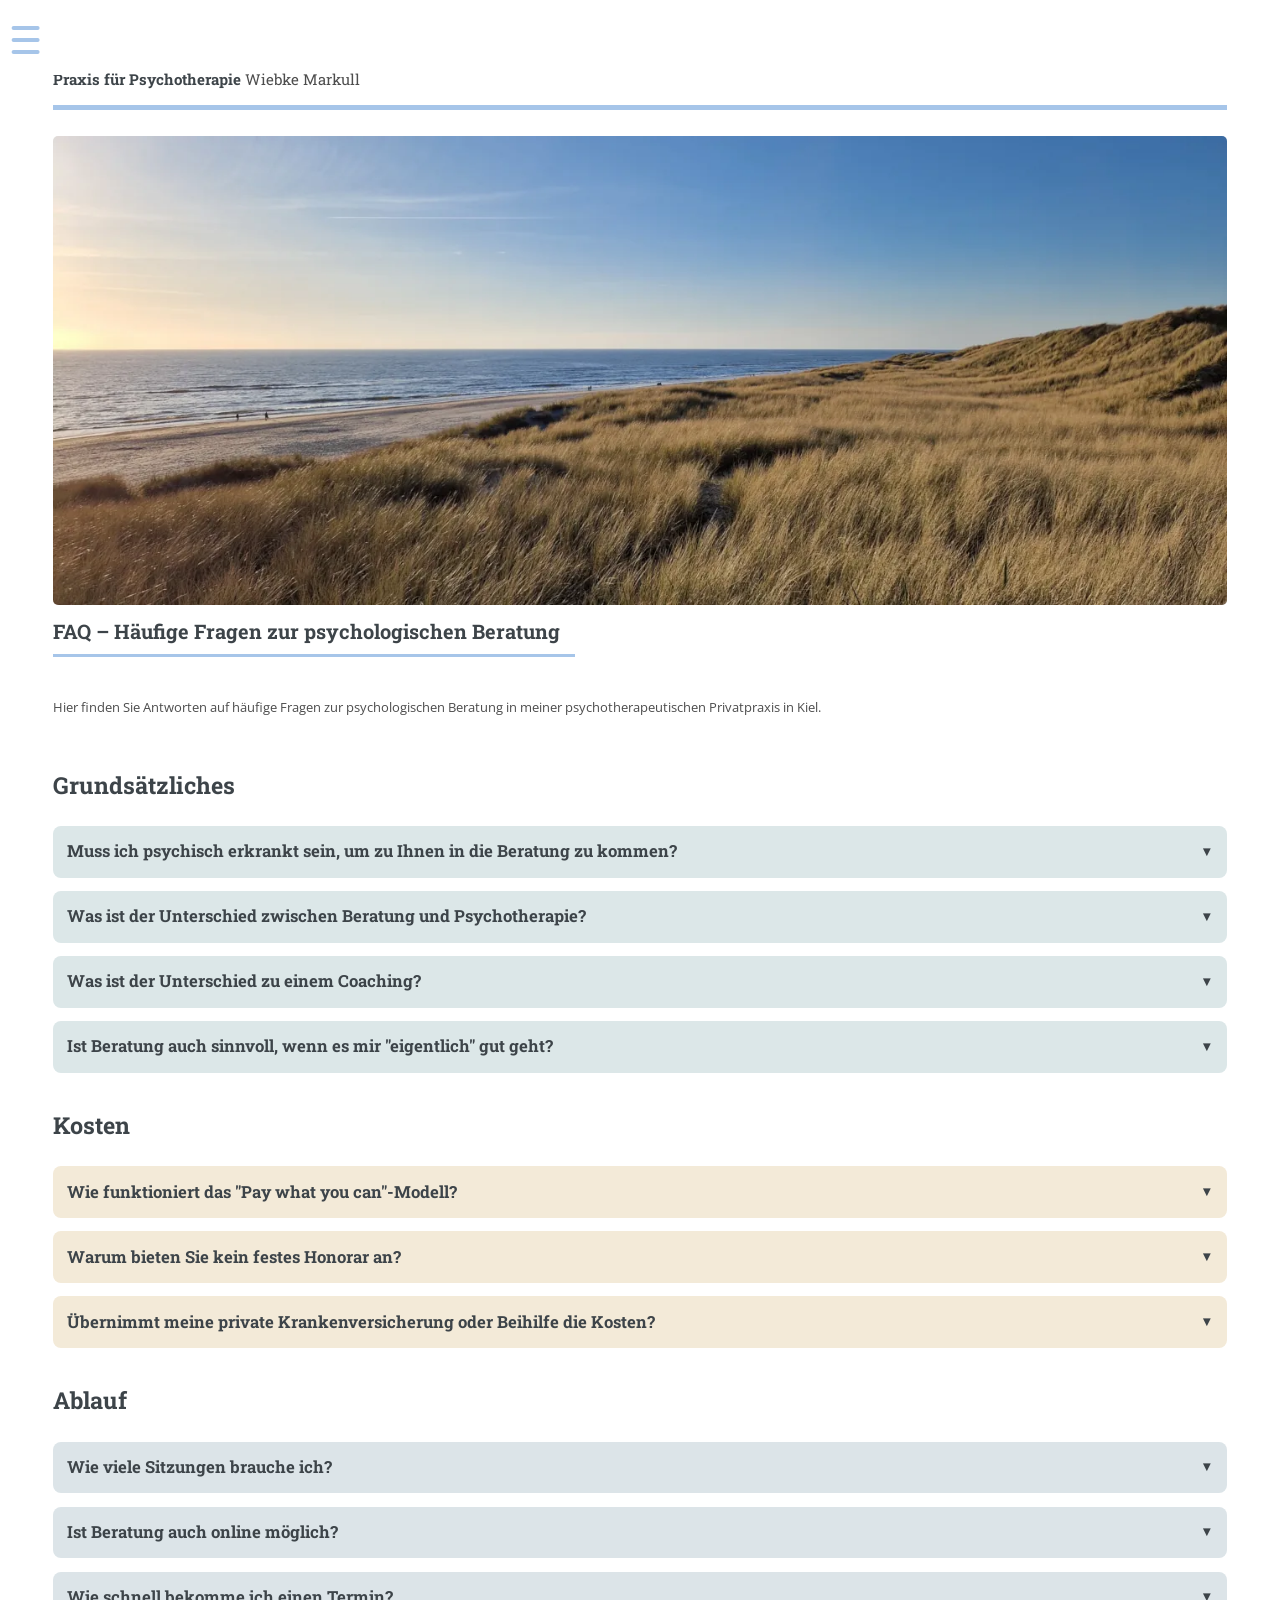
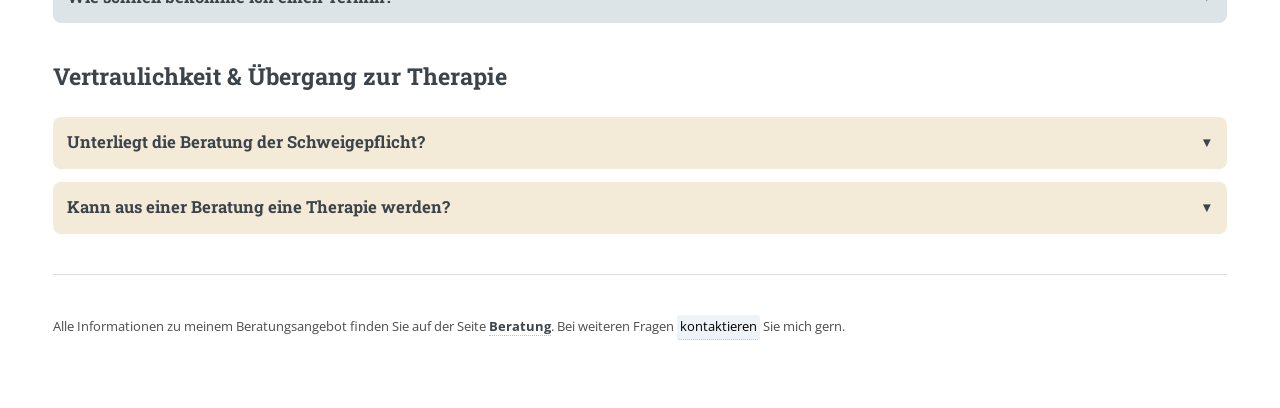
<file: beratung-faq.html>
<!DOCTYPE HTML>
<html lang="de">

    <head>
     <meta charset="utf-8" />     

        <title>FAQ Beratung in Kiel – Kosten, Ablauf & Unterschied zur Psychotherapie | Praxis Markull</title>
      
  
    <link rel="canonical" href="https://www.psychotherapie-markull.de/beratung-faq.html" />
   

    <meta name="description" content="Psychologische Beratung in Kiel: Antworten auf häufige Fragen zu Kosten (Pay what you can), Ablauf, Schweigepflicht und dem Unterschied zwischen Beratung und Psychotherapie – auch online.">

 <meta name="viewport" content="width=device-width, initial-scale=1" />

<!-- CSS -->
<link rel="stylesheet" href="assets/css/main.css?v=20260219-1" />
<link rel="stylesheet" href="custom.css?v=20260219-1" />


<!-- JS-Datei laden, erst ausführen, wenn HTML fertig -->
<script src="assets/js/main.js?v=20260219-1" defer></script>



<!-- Privacy-friendly analytics by Plausible -->
<script async src="https://plausible.io/js/pa-Lf5WAGVIJ53vSqrMhxEzs.js"></script>
<script>
window.plausible=window.plausible||function(){(plausible.q=plausible.q||[]).push(arguments)},plausible.init=plausible.init||function(i){plausible.o=i||{}};
plausible.init()
</script>
<script>
document.addEventListener('DOMContentLoaded', function() {
    // Hash-Änderungen als Pageviews tracken
    window.addEventListener('hashchange', function() {
        plausible('pageview', {u: window.location.href});
    });
    
    // Initial Pageview mit Hash (falls die Seite direkt mit Hash geladen wird)
    if (window.location.hash) {
        plausible('pageview', {u: window.location.href});
    }
    
    // Menü-Klicks tracken
    var menuLinks = document.querySelectorAll('.main-menu a');
    menuLinks.forEach(function(link) {
        link.addEventListener('click', function() {
            var eventName = 'Menü-Klick: ' + link.textContent.trim();
            plausible(eventName);
        });
    });
});
</script>

    </head>


    <body class="is-preload">
        <div id="wrapper">
            <div id="main">
                <div class="inner">


   <!-- Header -->
                    <header id="header" role="banner">
                    <a href="/#startseite" class="logo">
                        <strong>Praxis für Psychotherapie</strong> Wiebke Markull
                    </a>
                    </header>


<span class="image main welcome-photo">
  <picture>
    <source srcset="images/ostsee.webp" type="image/webp">
 <img 
  src="/images/ostsee-800.webp"
  srcset="/images/ostsee-400.webp 400w,
          /images/ostsee-800.webp 800w,
          /images/ostsee-1400.webp 1400w"
  sizes="(max-width: 480px) 400px,
         (max-width: 1024px) 800px,
         1400px"
  width="1400" 
  height="559"
  alt="Ostsee"
  loading="lazy"
>
  </picture>
</span>


 <main id="main-content" role="main">
                    <section id="beratung-faq" itemscope itemtype="https://schema.org/FAQPage">
                        <header class="major">
                            <h1>FAQ – Häufige Fragen zur psychologischen Beratung</h1>
                        </header>

                            <p>Hier finden Sie Antworten auf häufige Fragen zur psychologischen Beratung in meiner psychotherapeutischen Privatpraxis in Kiel.
                           
                            </p><br>

                        <!-- Grundsätzliches -->
                        <h2>Grundsätzliches</h2>


<div class="notice" style="background-color: #dce7e8; padding:1em; border-radius:8px;">
  <div itemscope itemprop="mainEntity" itemtype="https://schema.org/Question">
    <h3 class="faq-question" itemprop="name">
      Muss ich psychisch erkrankt sein, um zu Ihnen in die Beratung zu kommen?
      <span class="faq-arrow">▼</span>
    </h3>
    <div class="faq-answer" itemscope itemprop="acceptedAnswer" itemtype="https://schema.org/Answer">
      <p itemprop="text">Nein. Beratung richtet sich ausdrücklich auch an Menschen, die keine Diagnose haben. Es reicht, wenn Sie eine Frage, Entscheidung oder Situation beschäftigt.</p>
    </div>
  </div>
</div>


<div class="notice" style="background-color: #dce7e8; padding:1em; border-radius:8px;">
  <div itemscope itemprop="mainEntity" itemtype="https://schema.org/Question">
    <h3 class="faq-question" itemprop="name">
      Was ist der Unterschied zwischen Beratung und Psychotherapie?
      <span class="faq-arrow">▼</span>
    </h3>
    <div class="faq-answer" itemscope itemprop="acceptedAnswer" itemtype="https://schema.org/Answer">
      <p itemprop="text">Psychotherapie ist eine Heilbehandlung für psychische Erkrankungen mit Krankheitswert, etwa Angststörungen, Depressionen oder Zwangsstörungen. Sie folgt einem strukturierten Ablauf mit probatorischen Sitzungen, einer Diagnose und einer Kostenübernahme durch private Krankenversicherung oder Beihilfe. Beratung setzt keinen Krankheitswert voraus. Sie ist eine Selbstzahlleistung, in der Regel kürzer angelegt und stärker auf eine konkrete Fragestellung oder Lebenssituation fokussiert.</p>
    </div>
  </div>
</div>


<div class="notice" style="background-color: #dce7e8; padding:1em; border-radius:8px;">
  <div itemscope itemprop="mainEntity" itemtype="https://schema.org/Question">
    <h3 class="faq-question" itemprop="name">
      Was ist der Unterschied zu einem Coaching?
      <span class="faq-arrow">▼</span>
    </h3>
    <div class="faq-answer" itemscope itemprop="acceptedAnswer" itemtype="https://schema.org/Answer">
      <p itemprop="text">Coaching ist ein nicht geschützter Begriff und wird oft von Personen ohne psychologische oder psychotherapeutische Ausbildung angeboten. Ich bin approbierte Psychologische Psychotherapeutin und bringe dieses Fachwissen auch in die Beratung ein – etwa wenn psychische Belastungen im Hintergrund eine Rolle spielen, die in reinem Coaching leicht übersehen werden.</p>
    </div>
  </div>
</div>


<div class="notice" style="background-color: #dce7e8; padding:1em; border-radius:8px;">
  <div itemscope itemprop="mainEntity" itemtype="https://schema.org/Question">
    <h3 class="faq-question" itemprop="name">
      Ist Beratung auch sinnvoll, wenn es mir "eigentlich" gut geht?
      <span class="faq-arrow">▼</span>
    </h3>
    <div class="faq-answer" itemscope itemprop="acceptedAnswer" itemtype="https://schema.org/Answer">
      <p itemprop="text">Ja. Viele Menschen kommen in die Beratung, obwohl sie insgesamt gut zurechtkommen, aber bei einer konkreten Frage oder Entscheidung nicht weiterkommen. Das ist ein völlig legitimer Grund.</p>
    </div>
  </div>
</div>


                        <br>
                        <!-- Kosten -->
                        <h2>Kosten</h2>


<div class="notice" style="background-color: #f3ead8; padding:1em; border-radius:8px;">
  <div itemscope itemprop="mainEntity" itemtype="https://schema.org/Question">
    <h3 class="faq-question" itemprop="name">
      Wie funktioniert das "Pay what you can"-Modell?
      <span class="faq-arrow">▼</span>
    </h3>
    <div class="faq-answer" itemscope itemprop="acceptedAnswer" itemtype="https://schema.org/Answer">
      <p itemprop="text">Sie entscheiden selbst, welchen Betrag zwischen 80 und 250 Euro pro Sitzung Sie zahlen – orientiert an Ihrer finanziellen Situation. Es gibt keine Bedürftigkeitsprüfung und keine Rechtfertigung, die ich von Ihnen erwarte. Ich vertraue darauf, dass Menschen diese Einschätzung gut selbst treffen können, und möchte damit dazu beitragen, dass Beratung weniger eine Frage von finanziellen Privilegien ist.</p>
    </div>
  </div>
</div>


<div class="notice" style="background-color: #f3ead8; padding:1em; border-radius:8px;">
  <div itemscope itemprop="mainEntity" itemtype="https://schema.org/Question">
    <h3 class="faq-question" itemprop="name">
      Warum bieten Sie kein festes Honorar an?
      <span class="faq-arrow">▼</span>
    </h3>
    <div class="faq-answer" itemscope itemprop="acceptedAnswer" itemtype="https://schema.org/Answer">
      <p itemprop="text">Weil ich glaube, dass gute Beratung nicht davon abhängen sollte, wie viel jemand verdient. Mit der Spanne von 80 bis 250 Euro ermöglichen diejenigen, die mehr zahlen können, anderen den Zugang zu diesem Angebot.</p>
    </div>
  </div>
</div>


<div class="notice" style="background-color: #f3ead8; padding:1em; border-radius:8px;">
  <div itemscope itemprop="mainEntity" itemtype="https://schema.org/Question">
    <h3 class="faq-question" itemprop="name">
      Übernimmt meine private Krankenversicherung oder Beihilfe die Kosten?
      <span class="faq-arrow">▼</span>
    </h3>
    <div class="faq-answer" itemscope itemprop="acceptedAnswer" itemtype="https://schema.org/Answer">
      <p itemprop="text">Nein, Beratung wird als Selbstzahlleistung abgerechnet, da kein Krankheitswert vorausgesetzt wird. Manche Zusatzversicherungen erstatten anteilig – fragen Sie im Zweifel direkt bei Ihrer Versicherung nach.</p>
    </div>
  </div>
</div>


                        <br>
                        <!-- Ablauf -->
                        <h2>Ablauf</h2>


<div class="notice" style="background-color: #dce4e8; padding:1em; border-radius:8px;">
  <div itemscope itemprop="mainEntity" itemtype="https://schema.org/Question">
    <h3 class="faq-question" itemprop="name">
      Wie viele Sitzungen brauche ich?
      <span class="faq-arrow">▼</span>
    </h3>
    <div class="faq-answer" itemscope itemprop="acceptedAnswer" itemtype="https://schema.org/Answer">
      <p itemprop="text">Das ist sehr unterschiedlich. Manche Anliegen lassen sich in ein bis zwei Gesprächen klären, andere brauchen mehr Zeit. Wir besprechen das gemeinsam und Sie entscheiden, wie lange Sie die Unterstützung in Anspruch nehmen möchten.</p>
    </div>
  </div>
</div>


<div class="notice" style="background-color: #dce4e8; padding:1em; border-radius:8px;">
  <div itemscope itemprop="mainEntity" itemtype="https://schema.org/Question">
    <h3 class="faq-question" itemprop="name">
      Ist Beratung auch online möglich?
      <span class="faq-arrow">▼</span>
    </h3>
    <div class="faq-answer" itemscope itemprop="acceptedAnswer" itemtype="https://schema.org/Answer">
      <p itemprop="text">Ja, ich biete Beratung sowohl in meiner Praxis als auch online über einen datenschutzkonformen Videosprechstundenanbieter an.</p>
    </div>
  </div>
</div>


<div class="notice" style="background-color: #dce4e8; padding:1em; border-radius:8px;">
  <div itemscope itemprop="mainEntity" itemtype="https://schema.org/Question">
    <h3 class="faq-question" itemprop="name">
      Wie schnell bekomme ich einen Termin?
      <span class="faq-arrow">▼</span>
    </h3>
    <div class="faq-answer" itemscope itemprop="acceptedAnswer" itemtype="https://schema.org/Answer">
      <p itemprop="text">Für Beratung stehen in der Regel kurzfristiger Termine zur Verfügung als für Einzeltherapie. Kontaktieren Sie mich gern per
        <a href="mailto:kontakt@psychotherapie-markull.de">Mail</a> oder vereinbaren Sie direkt
        <a href="https://viewer.epikur-portal.de/praxis/praxis-fuer-psychotherapie---markull"
           class="termin-link"
           target="_blank"
           rel="noopener noreferrer">online einen Termin</a>.</p>
    </div>
  </div>
</div>


                        <br>
                        <!-- Vertraulichkeit -->
                        <h2>Vertraulichkeit &amp; Übergang zur Therapie</h2>


<div class="notice" style="background-color: #f3ead8; padding:1em; border-radius:8px;">
  <div itemscope itemprop="mainEntity" itemtype="https://schema.org/Question">
    <h3 class="faq-question" itemprop="name">
      Unterliegt die Beratung der Schweigepflicht?
      <span class="faq-arrow">▼</span>
    </h3>
    <div class="faq-answer" itemscope itemprop="acceptedAnswer" itemtype="https://schema.org/Answer">
      <p itemprop="text">Ja, als Psychologische Psychotherapeutin unterliege ich der beruflichen Schweigepflicht – unabhängig davon, ob es sich um Therapie oder Beratung handelt.</p>
    </div>
  </div>
</div>


<div class="notice" style="background-color: #f3ead8; padding:1em; border-radius:8px;">
  <div itemscope itemprop="mainEntity" itemtype="https://schema.org/Question">
    <h3 class="faq-question" itemprop="name">
      Kann aus einer Beratung eine Therapie werden?
      <span class="faq-arrow">▼</span>
    </h3>
    <div class="faq-answer" itemscope itemprop="acceptedAnswer" itemtype="https://schema.org/Answer">
      <p itemprop="text">Ja, das kommt vor. Wenn sich im Gespräch zeigt, dass eine Psychotherapie sinnvoller wäre, bespreche ich das offen mit Ihnen und wir klären gemeinsam die nächsten Schritte.</p>
    </div>
  </div>
</div>


                        <hr class="section-divider">

                        <p>
                          Alle Informationen zu meinem Beratungsangebot finden Sie auf der Seite
                          <a href="/#beratung"><strong>Beratung</strong></a>.
                          Bei weiteren Fragen <a href="mailto:kontakt@psychotherapie-markull.de">kontaktieren</a> Sie mich gern.
                        </p>

                    </section>

        </div> <!-- inner -->
    </div> <!-- main -->

    <!-- Sidebar -->
    <div id="sidebar">
        <div class="inner">
            <nav id="menu">
                <header class="major"><h2>Menü</h2></header>

                <ul class="menu-top">
                    <li><a href="/#startseite">Startseite</a></li>
                    <li>
                        <a href="/#angebot">Angebot</a>
                        <ul class="submenu">
                            <li><a href="/#gruppentherapie">Gruppentherapie</a></li>
                              <ul class="submenu">
                              <li><a href="/gruppentherapie-faq.html">FAQ Gruppentherapie</a></li>
                              </ul>
                            <li><a href="/#einzeltherapie">Einzeltherapie</a></li>
                            <li><a href="/#kombinationsbehandlung">Kombinationsbehandlung</a></li>
                            <li><a href="/#beratung">Beratung</a></li>
                              <ul class="submenu">
                              <li><a href="/#beratung">Beratung <span class="pwyc-badge">pay what you can</span></a></li>
                              </ul>
                            <li><a href="/#fortbildung">Fortbildung</a></li>
                        </ul>
                    </li>
                    <li><a href="/#kosten">Kosten</a></li>
                    <li><a href="/#uebermich">Über mich</a></li>
                    <li><a href="/#kontakt">Kontakt</a></li>
                </ul>
            </nav>

            <div class="sidebar-footer">
                <ul>
                    <li><a href="/#impressum">Impressum</a></li>
                    <li><a href="/#datenschutz">Datenschutz</a></li>
                    <li><a href="/#barrierefreiheit">Barrierefreiheit</a></li>
                    <li style="font-size: 0.7rem;">©2026 Praxis für Psychotherapie Wiebke Markull. Alle Rechte vorbehalten.</li>
                </ul>
            </div>
        </div>
    </div>

</div> <!-- wrapper -->

<script src="assets/js/jquery.min.js"></script>
<script src="assets/js/browser.min.js"></script>
<script src="assets/js/breakpoints.min.js"></script>
<script src="assets/js/util.js"></script>
<script src="assets/js/main.js"></script>

<script>
      document.querySelectorAll('.faq-question').forEach(function(question) {
        question.addEventListener('click', function() {
          const answer = this.nextElementSibling;
          answer.classList.toggle('faq-open');
          this.querySelector('.faq-arrow').classList.toggle('faq-open');
        });
      });
    </script>

</body>
</html>
</file>
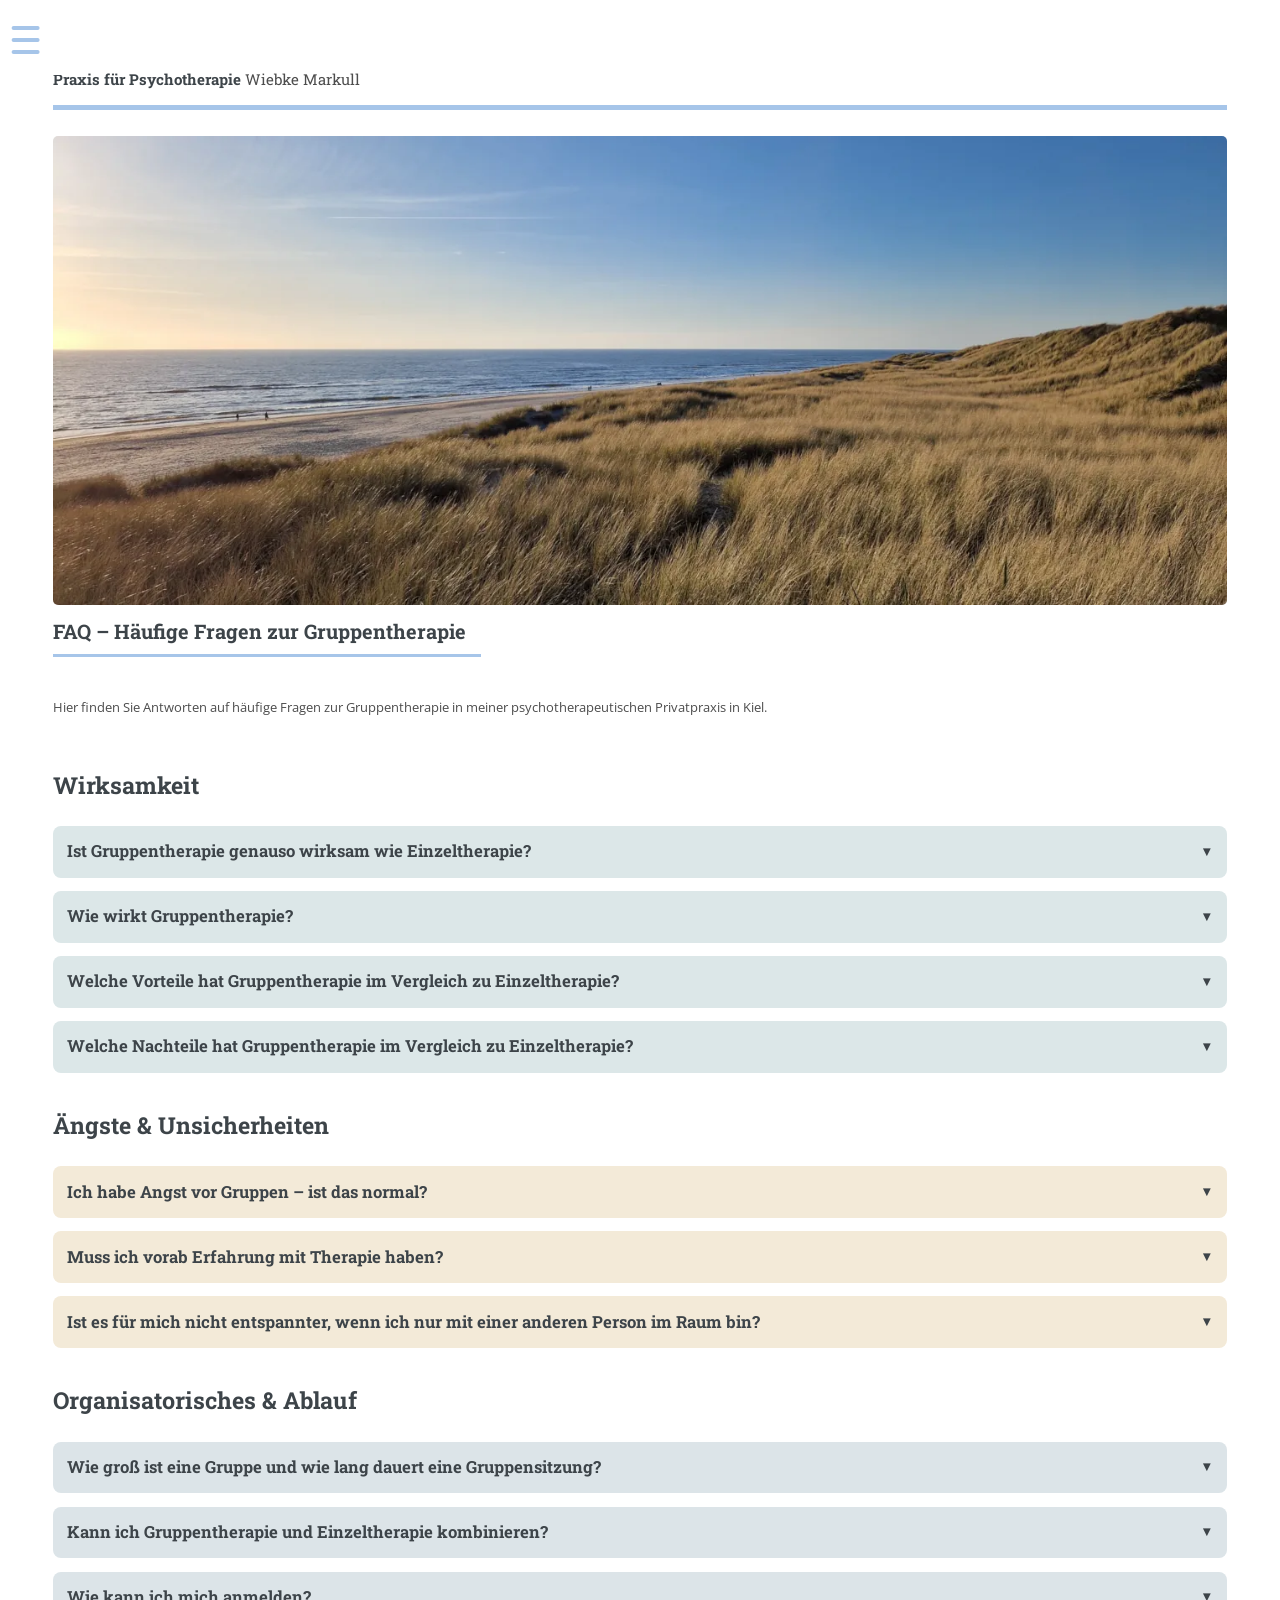
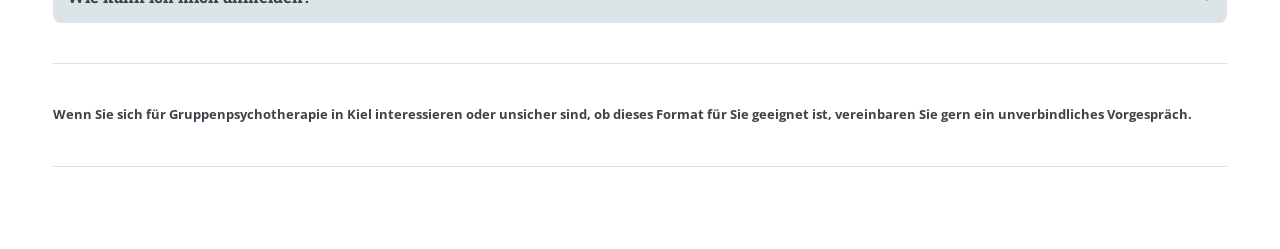
<file: gruppentherapie-faq.html>
<!DOCTYPE HTML>
<html lang="de">

    <head>
     <meta charset="utf-8" />     

        <title>FAQ Gruppentherapie in Kiel – Wirksamkeit & Ablauf | Praxis für Psychotherapie Markull</title>
      
  
    <link rel="canonical" href="https://www.psychotherapie-markull.de/gruppentherapie-faq.html" />
   

    <meta name="description" content="Ist Gruppentherapie genauso wirksam wie Einzeltherapie? Antworten zu Wirksamkeit, Ängsten und Ablauf der Gruppentherapie in Kiel – Privatpraxis für Psychotherapie - freie Plätze verfügbar.">

 <meta name="viewport" content="width=device-width, initial-scale=1" />

<!-- CSS -->
<link rel="stylesheet" href="assets/css/main.css?v=20260219-1" />
<link rel="stylesheet" href="custom.css?v=20260219-1" />


<!-- JS-Datei laden, erst ausführen, wenn HTML fertig -->
<script src="assets/js/main.js?v=20260219-1" defer></script>



<!-- Privacy-friendly analytics by Plausible -->
<script async src="https://plausible.io/js/pa-Lf5WAGVIJ53vSqrMhxEzs.js"></script>
<script>
window.plausible=window.plausible||function(){(plausible.q=plausible.q||[]).push(arguments)},plausible.init=plausible.init||function(i){plausible.o=i||{}};
plausible.init()
</script>
<script>
document.addEventListener('DOMContentLoaded', function() {
    // Hash-Änderungen als Pageviews tracken
    window.addEventListener('hashchange', function() {
        plausible('pageview', {u: window.location.href});
    });
    
    // Initial Pageview mit Hash (falls die Seite direkt mit Hash geladen wird)
    if (window.location.hash) {
        plausible('pageview', {u: window.location.href});
    }
    
    // Menü-Klicks tracken
    var menuLinks = document.querySelectorAll('.main-menu a');
    menuLinks.forEach(function(link) {
        link.addEventListener('click', function() {
            var eventName = 'Menü-Klick: ' + link.textContent.trim();
            plausible(eventName);
        });
    });
});
</script>

<script>
function toggleQuellen(event) {
    event.preventDefault();
    const text = event.target.parentElement.nextElementSibling;

    if (text.style.display === "none") {
        text.style.display = "block";
    } else {
        text.style.display = "none";
    }
}
</script>

    </head>


    <body class="is-preload">
        <div id="wrapper">
            <div id="main">
                <div class="inner">


   <!-- Header -->
                    <header id="header" role="banner">
                    <a href="#startseite" class="logo">
                        <strong>Praxis für Psychotherapie</strong> Wiebke Markull
                    </a>
                    </header>


<span class="image main welcome-photo">
  <picture>
    <source srcset="images/ostsee.webp" type="image/webp">
 <img 
  src="/images/ostsee-800.webp"
  srcset="/images/ostsee-400.webp 400w,
          /images/ostsee-800.webp 800w,
          /images/ostsee-1400.webp 1400w"
  sizes="(max-width: 480px) 400px,
         (max-width: 1024px) 800px,
         1400px"
  width="1400" 
  height="559"
  alt="Ostsee"
  loading="lazy"
>
  </picture>
</span>


 <main id="main-content" role="main">
                    <section id="gruppentherapie-faq">
                        <header class="major">
                            <h1>FAQ – Häufige Fragen zur Gruppentherapie</h1>
                        </header>

                            <p>Hier finden Sie Antworten auf häufige Fragen zur Gruppentherapie in meiner psychotherapeutischen Privatpraxis in Kiel.
                           
                            </p><br>

                        <!-- Wirksamkeit -->
                        <h2>Wirksamkeit</h2>


<!-- Vorlage zum Kopieren -->
<div class="notice" style="background-color: #dce7e8; padding:1em; border-radius:8px;">
  <div itemscope itemprop="mainEntity" itemtype="https://schema.org/Question">
    <h3 class="faq-question" itemprop="name">
      Ist Gruppentherapie genauso wirksam wie Einzeltherapie?
      <span class="faq-arrow">▼</span>
    </h3>
    <div class="faq-answer" itemscope itemprop="acceptedAnswer" itemtype="https://schema.org/Answer">
      <p itemprop="text">Ja. Die Studienlage diesbezüglich ist inzwischen seit etwa 25 Jahren konsistent. Studien zeigen, dass Therapie in der Gruppe bei den meisten psychischen Erkrankungen eine genauso hohe Wirksamkeit hat wie Einzeltherapie. Gut erforscht ist dies u.A. für Angststörungen, Depressionen, Somatoforme Störungen, Zwangsstörungen, Substanzgebrauchsstörungen, Essstörungen, Posttraumatische Belastungsstörungen, Persönlichkeitsstörungen und Selbstwertproblemen
                
    <a href="#" class="quellen-toggle" onclick="toggleQuellen(event)">(Quellen).</a>
                                    </p>

<div class="quellen-text" style="display: none;">
Burlingame, G. M., Seebeck, J. D., Janis, R. A., Whitcomb, K. E., Barkowski, S., Rosendahl, J., & Strauss, B. (2016)
Outcome Differences Between Individual and Group Formats When Identical and Nonidentical Treatments, Patients, and Doses Are Compared: A 25-Year Meta-Analytic Perspective.
Psychotherapy, 53(4), 446–461. | DOI: 10.1037/pst0000099
<br><br>
Strauß, B., Burlingame, G. M., & Rosendahl, J. (2020)
Neue Entwicklungen in der Gruppenpsychotherapieforschung – ein Update.
Psychotherapeut, 65, 225–235. | DOI: 10.1007/s00278-020-00430-0
<br><br>
Barkowski, S., Schwartze, D., Strauss, B., et al. (2016)
"Efficacy of Group Psychotherapy for Anxiety Disorders: A Meta-Analysis"
Journal of Anxiety Disorders.
<br><br>
Janis, R. A., Burlingame, G. M., Svien, H., Jensen, J., & Lundgreen, R. (2021)
Group Therapy for Mood Disorders: A Meta-Analysis.
Psychotherapy Research, 31(3), 369–385. | DOI: 10.1080/10503307.2020.1740294
<br><br>
Kleinstäuber, M., & Witthöft, M. (2023)
Gruppenpsychotherapie bei persistierenden Körperbeschwerden: Neuere Ergebnisse und Ansätze.
Ärztliche Psychotherapie, 18(2), 115–120. | DOI: 10.21706/aep-18-2-115
<br><br>
Linardon, J., et al. (2025)
Delivery formats of cognitive behavior therapy in adults with eating disorders: a network meta-analysis.
Cognitive Behaviour Therapy. | DOI: 10.1080/16506073.2025.2495950
<br><br>
Wang, Z., et al. (2023)
Effectiveness and acceptability of cognitive-behavioural therapy delivery formats for obsessive-compulsive disorder: network meta-analysis.
British Journal of Psychiatry. | DOI: 10.1192/bjp.2024.197
<br><br>
Lo Coco, G., Melchiori, F., Oieni, V., Infurna, M. R., Strauss, B., Schwartze, D., Rosendahl, J., & Gullo, S. (2019)
Group treatment for substance use disorder in adults: A systematic review and meta-analysis of randomized-controlled trials.
Journal of Substance Abuse Treatment, 99, 104–116. | DOI: 10.1016/j.jsat.2019.01.016
<br><br>
Schwartze, D., Barkowski, S., Strauss, B., Burlingame, G. M., Barth, J., & Rosendahl, J. (2019)
Efficacy of Group Psychotherapy for Posttraumatic Stress Disorder: Systematic Review and Meta-Analysis of Randomized Controlled Trials.
Psychotherapy Research, 29(4), 415–431. | DOI: 10.1080/10503307.2017.1408658
<br><br>
Katakis, L., et al. (2023)
Effectiveness of outpatient and community treatments for people with a diagnosis of 'personality disorder': systematic review and meta-analysis.
BMC Psychiatry, 23, 57. | DOI: 10.1186/s12888-022-04483-0
<br><br>
Kolubinski, D. C., Frings, D., Nikčević, A. V., Lawrence, J. A., & Spada, M. M. (2018)
A Systematic Review and Meta-Analysis of CBT Interventions Based on the Fennell Model of Low Self-Esteem.
Psychiatry Research, 267, 296–305. | DOI: 10.1016/j.psychres.2018.06.025
<br><br>




</div>
                      </p>
                  
    </div>
  </div>
</div>

<div class="notice" style="background-color: #dce7e8; padding:1em; border-radius:8px;">
  <div itemscope itemprop="mainEntity" itemtype="https://schema.org/Question">
    <h3 class="faq-question" itemprop="name">
      Wie wirkt Gruppentherapie?
      <span class="faq-arrow">▼</span>
    </h3>
    <div class="faq-answer" itemscope itemprop="acceptedAnswer" itemtype="https://schema.org/Answer">
      <p itemprop="text">In der Gruppentherapie wirkt - genau wie in der Einzeltherapie - zunächst ein Zusammenspiel aus mehreren Faktoren: Im Mittelpunkt steht die <strong>therapeutische Beziehung</strong>  – das Gefühl, wirklich gehört und nicht bewertet zu werden. Diese schafft den sicheren Rahmen, in dem Veränderung möglich wird. Psychotherapie ist dabei kein reines Gespräch über das Leben, sondern ein Ort, an dem alte Muster sichtbar und durch <strong>neue Erfahrungen</strong>  ersetzt werden. Wer versteht, warum er so fühlt oder handelt wie er es tut, gewinnt <strong>Orientierung und Handlungsspielraum</strong> – und entdeckt dabei oft <strong>Stärken und Ressourcen</strong>, die im Alltag verschüttet schienen.<br><br>
                                    In der Gruppe entstehen <strong>zusätzlich Wirkfaktoren</strong>, die im Einzelsetting schlicht nicht möglich sind: <br>
                                 </p>
                                 <ul style:"padding-left: 1.5em;">
                                    <li><strong>Rückmeldung aus der Gruppe</strong> – Echtes, wohlwollendes Feedback von Gleichgesinnten hat oft eine andere Wirkung als das Wort der Therapeutin oder des Therapeuten. Es fühlt sich oft realer und glaubwürdiger an.</li>

                                     <li><strong>Gegenseitiges Helfen</strong> – In der Gruppe geben Sie nicht nur, Sie empfangen auch. Anderen zu helfen stärkt das eigene Selbstwertgefühl und gibt ein Gefühl von Kompetenz und Sinnhaftigkeit.</li>
                                       <li><strong>Lernen im Miteinander</strong> – Sie beobachten, wie andere mit Herausforderungen umgehen, erleben neue Verhaltensweisen direkt im geschützten Rahmen und können eigene Muster leichter erkennen – weil sie im Miteinander sichtbar werden.</li>
                                    <li><strong>Geteilte Erfahrung </strong>– Die Erkenntnis „Ich bin damit nicht allein" ist für viele Menschen einer der kraftvollsten Momente überhaupt. Scham verliert an Kraft, wenn wir merken, dass andere Ähnliches kennen – und das oft bei Menschen, deren Leben sich nach außen völlig unterschiedlich anfühlt. Wie ähnlich die inneren Schwierigkeiten dabei sein können, überrascht viele.</li>
                                   
                                   
                                    <li><strong>Hoffnung erleben</strong> – Wenn Sie sehen, dass jemand anderes einen Weg gefunden hat, gibt das Mut. Hoffnung ist nicht nur ein schönes Gefühl – sie ist ein aktiver Wirkfaktor.</li>
                                   </ul>
                                   Die Gruppe ist kein Kompromiss. Sie ist ein eigenständige, kraftvolle therapeutische Behandlung.</p>
    </div>
  </div>
</div>


<div class="notice" style="background-color: #dce7e8; padding:1em; border-radius:8px;">
  <div itemscope itemprop="mainEntity" itemtype="https://schema.org/Question">
    <h3 class="faq-question" itemprop="name">
      Welche Vorteile hat Gruppentherapie im Vergleich zu Einzeltherapie?
      <span class="faq-arrow">▼</span>
    </h3>
    <div class="faq-answer" itemscope itemprop="acceptedAnswer" itemtype="https://schema.org/Answer">
      <p itemprop="text">  <ul style:"padding-left: 1.5em;">
                                       <li><strong>Reales Übungsfeld</strong> – Zwischenmenschliche Muster zeigen sich in der Gruppe so, wie sie sich auch im Alltag zeigen – und können dort direkt bearbeitet werden. Was im Einzelgespräch nur erzählt werden kann, wird in der Gruppe erlebt.</li> 
                                       <li><strong>Vielfalt der Perspektiven</strong> – Verschiedene Menschen bringen verschiedene Sichtweisen mit. Das erweitert den eigenen Blick auf Situationen und auf sich selbst – oft auf überraschende Weise.</li>
                                       <li><strong>Vorbilder und Orientierung</strong> –  In der Gruppe begegnen Sie Menschen, die ähnliche Schwierigkeiten kennen und bereits Wege gefunden haben. Das macht Veränderung nicht nur denkbar, sondern sichtbar und erlebbar.</li>
                                       <li><strong> Direkteres und vielfältigeres Feedback</strong> </strong>– In der Gruppe erhalten Sie nicht nur von einer Therapeutin oder einem Therapeuten Rückmeldungen, sondern von mehreren Menschen gleichzeitig. Dadurch wird oft klarer, wie Ihr Verhalten oder Ihre Wirkung auf andere erlebt wird. </li>
                                       <li><strong> Zugehörigkeit als Wirkfaktor</strong> </strong>– Viele Menschen erleben Isolation als Teil ihres Leidens. Die Gruppe schafft echte Zugehörigkeit – nicht als Nebeneffekt, sondern als therapeutisches Ziel. </li>

                                    </ul></p>
    </div>
  </div>
</div>

                   <div class="notice" style="background-color: #dce7e8; padding:1em; border-radius:8px;">
  <div itemscope itemprop="mainEntity" itemtype="https://schema.org/Question">
    <h3 class="faq-question" itemprop="name">
      Welche Nachteile hat Gruppentherapie im Vergleich zu Einzeltherapie?
      <span class="faq-arrow">▼</span>
    </h3>
    <div class="faq-answer" itemscope itemprop="acceptedAnswer" itemtype="https://schema.org/Answer">
      <p itemprop="text"> 
                                        <ul style:"padding-left: 1.5em;">
                                       <li><strong>Geteilte Aufmerksamkeit</strong> – Der Fokus wechselt zwischen den Teilnehmenden. Für persönliche Themen steht weniger Zeit zur Verfügung und das individuelle Arbeitstempo lässt sich schwerer berücksichtigen als im Einzelsetting.</li> 
                                       <li><strong>Nicht alle Themen passen in die Gruppe</strong> – Traumatische Erlebnisse oder sehr verletzliche Inhalte lassen sich im Gruppenrahmen oft nicht ausreichend bearbeiten. Hier ist Einzeltherapie zur Ergänzung der Gruppentherapie eine gute Wahl.</li>
                                       <li><strong>Vertraulichkeit braucht Zeit</strong> – Die Schweigepflicht gilt selbstverständlich für alle Teilnehmenden. Vertrauen in die Gruppe braucht Zeit und wächst im Laufe des Prozesses.</li>
                                       <li><strong> Unvorhersehbare Dynamiken</strong> </strong>– Was zwischen Menschen entsteht, lässt sich nicht vollständig steuern. Das kann herausfordernd sein – ist aber gleichzeitig einer der stärksten Wirkfaktoren der Gruppentherapie. </li>
</p>
    </div>
  </div>
</div>  


                    


                        <br>
                        <!-- Ängste & Unsicherheiten -->
                        <h2>Ängste & Unsicherheiten</h2>


<div class="notice" style="background-color: #f3ead8; padding:1em; border-radius:8px;">
  <div itemscope itemprop="mainEntity" itemtype="https://schema.org/Question">
    <h3 class="faq-question" itemprop="name">
    Ich habe Angst vor Gruppen – ist das normal?
      <span class="faq-arrow">▼</span>
    </h3>
    <div class="faq-answer" itemscope itemprop="acceptedAnswer" itemtype="https://schema.org/Answer">
      <p itemprop="text">   Ja, damit sind Sie sogar in sehr guter Gesellschaft - viele Menschen fühlen sich zunächst unsicher. Die Vorstellung, seine Gefühle, Gedanken und Erfahrungen mit anderen zunächst Unbekannten zu teilen, löst bei vielen Menschen Scham und Verunsicherung aus. Umso hilfreicher ist es, die Erfahrung zu machen, in der Gruppe Verständnis von anderen zu erfahren und zu erleben, dass Scham und Unsicherheit da sein dürfen und von Stunde zu Stunde weniger werden.

                                    
                                        <br><br>
                                        In meinen Gruppen lege ich sehr viel Wert darauf, eine vertrauensvolle Atmosphäre zu schaffen, die es Ihnen nicht nur erleichtert, sich in der Gruppe zu öffnen, sondern die Ihnen auch die Möglichkeit gibt, hilfreiche Erfahrungen in einer Gruppe zu machen, die so in keiner Einzeltherapie möglich sind.</p>
    </div>
  </div>
</div>

                   <div class="notice" style="background-color: #f3ead8; padding:1em; border-radius:8px;">
  <div itemscope itemprop="mainEntity" itemtype="https://schema.org/Question">
    <h3 class="faq-question" itemprop="name">
      Muss ich vorab Erfahrung mit Therapie haben?
      <span class="faq-arrow">▼</span>
    </h3>
    <div class="faq-answer" itemscope itemprop="acceptedAnswer" itemtype="https://schema.org/Answer">
      <p itemprop="text"> 
                                     Nein. Offenheit für neue Erfahrungen und die Bereitschaft, sich mit dem eigenen Selbstbild und eigenen Verhaltensmustern auseinanderzusetzen, sind vollkommen ausreichend. Erfahrungsgemäß profitieren in Gruppen sowohl Teilnehmende ohne therapeutische Vorerfahrung als auch Teilnehmende mit viel therapeutischer Vorerfahrung.
</p>
    </div>
  </div>
</div>  

<div class="notice" style="background-color: #f3ead8; padding:1em; border-radius:8px;">
  <div itemscope itemprop="mainEntity" itemtype="https://schema.org/Question">
    <h3 class="faq-question" itemprop="name">
    Ist es für mich nicht entspannter, wenn ich nur mit einer anderen Person im Raum bin?
      <span class="faq-arrow">▼</span>
    </h3>
    <div class="faq-answer" itemscope itemprop="acceptedAnswer" itemtype="https://schema.org/Answer">
      <p itemprop="text">   Die Situation im Einzelsetting ist vielleicht zunächst überschaubarer und kann sich dadurch entspannter anfühlen. Da in Gruppensituationen hilfreiche und problematische Verhaltensmuster schneller sichtbar werden und angenehme und unangenehme Empfindungen schneller erlebbar werden, kann sich diese Therapieform auch intensiver anfühlen. Auf Ihr persönliches therapeutisches Vorankommen wirkt sich dies erfahrungsgemäß jedoch eher günstig und beschleunigend aus.</p>
    </div>
  </div>
</div>


                        
                        <br>
                        <!-- Organisatorisches & Ablauf -->
                        <h2>Organisatorisches & Ablauf</h2>





<div class="notice" style="background-color: #dce4e8; padding:1em; border-radius:8px;">
  <div itemscope itemprop="mainEntity" itemtype="https://schema.org/Question">
    <h3 class="faq-question" itemprop="name">
    Wie groß ist eine Gruppe und wie lang dauert eine Gruppensitzung?
      <span class="faq-arrow">▼</span>
    </h3>
    <div class="faq-answer" itemscope itemprop="acceptedAnswer" itemtype="https://schema.org/Answer">
      <p itemprop="text">   Die Gruppen bestehen aus 4–8 Teilnehmenden. Eine Sitzung dauert in der Regel 100 Minuten.<</p>
    </div>
  </div>
</div>

                   <div class="notice" style="background-color: #dce4e8; padding:1em; border-radius:8px;">
  <div itemscope itemprop="mainEntity" itemtype="https://schema.org/Question">
    <h3 class="faq-question" itemprop="name">
      Kann ich Gruppentherapie und Einzeltherapie kombinieren?
      <span class="faq-arrow">▼</span>
    </h3>
    <div class="faq-answer" itemscope itemprop="acceptedAnswer" itemtype="https://schema.org/Answer">
      <p itemprop="text"> 
                                     Ja, eine Kombinationsbehandlung ist möglich und sinnvoll. Viele Teilnehmende nutzen Gruppentherapie zusätzlich zu ihrer Einzeltherapie, um Vorteile beider Formate zu kombinieren. Die Einzeltherapie kann bei derselben Therapeutin oder auch bei einer anderen Therapeutin oder einem anderen Therapeuten stattfinden.
</p>
    </div>
  </div>
</div>  

<div class="notice" style="background-color: #dce4e8; padding:1em; border-radius:8px;">
  <div itemscope itemprop="mainEntity" itemtype="https://schema.org/Question">
    <h3 class="faq-question" itemprop="name">
  Wie kann ich mich anmelden?
      <span class="faq-arrow">▼</span>
    </h3>
    <div class="faq-answer" itemscope itemprop="acceptedAnswer" itemtype="https://schema.org/Answer">
      <p itemprop="text">   Zur Anmeldung oder für ein Vorgespräch kontaktieren Sie mich bitte per E-Mail: <a href="mailto:kontakt@psychotherapie-markull.de">kontakt@psychotherapie-markull.de</a> oder über die 
                                        
                                          <a href="https://viewer.epikur-portal.de/praxis/praxis-fuer-psychotherapie---markull"
                                            class="termin-link"
                                            target="_blank"
                                            rel="noopener noreferrer">
                                        Online-Terminvereinbarung   </a>

                            (Sie werden auf die Website meines Terminbuchungsanbieters weitergeleitet). <br></p>
    </div>
  </div>
</div>




     <hr class="section-divider">

                            
                        <p> <strong>Wenn Sie sich für Gruppenpsychotherapie in Kiel interessieren oder unsicher sind, ob dieses Format für Sie geeignet ist, vereinbaren Sie gern ein unverbindliches Vorgespräch.</strong> </p>
                     

                    </section>
   

                      <hr class="section-divider">



  <!-- Impressum -->
                    <section id="impressum">
                        <header class="major"><h2>Impressum</h2></header>
                     <p><strong>Anbieter und inhaltlich Verantwortliche gemäß § 55 Abs. 2 RstV:</strong><br/>
                        M.Sc. Wiebke Markull<br/>
                        Privatpraxis für Psychotherapie<br/>
                        Fritz-Reuter-Str. 89, 24159 Kiel<br/>
                        E-Mail: kontakt@psychotherapie-markull.de<br/>
                        Webpräsenz: www.psychotherapie-markull.de</p>
                        <p><strong>Angaben gemäß § 5 DDG</strong><br>
                          Aufsichtsbehörde<br>
                          Landesamt für Soziale Dienste<br>
                            
                      <p><strong>Zuständige Aufsichtsbehörde</strong><br>
                      Kassenärztliche Vereinigung Schleswig-Holstein<br>
                      Bismarckallee 1-6<br>
                      23795 Bad Segeberg</p>
                    
                      <p><strong>Website-Design</strong><br>
                      Die Vorlage „Editorial“ wurde erstellt von 
                      <a href="https://html5up.net" target="_blank">HTML5 UP</a> 
                      und unterliegt der 
                      <a href="https://creativecommons.org/licenses/by/3.0/" target="_blank">Creative Commons Attribution 3.0 Lizenz (CC BY 3.0)</a>.
                      </p>

                      <p><strong>Haftungsausschluss</strong><br>
                    
                      <p><strong>Haftung für Inhalte</strong><br>
                      Als Diensteanbieter bin ich gemäß § 7 Abs. 1 des Digitalen-Dienste-Gesetzes (DDG) für eigene Inhalte auf diesen Seiten nach den allgemeinen Gesetzen verantwortlich. Nach den §§ 8 bis 10 DDG bin ich als Diensteanbieter jedoch nicht verpflichtet, übermittelte oder gespeicherte fremde Informationen zu überwachen oder nach Umständen zu forschen, die auf eine rechtswidrige Tätigkeit hinweisen.<br>
                      Verpflichtungen zur Entfernung oder Sperrung der Nutzung von Informationen nach den allgemeinen Gesetzen bleiben hiervon unberührt. Eine diesbezügliche Haftung ist jedoch erst ab dem Zeitpunkt der Kenntnis einer konkreten Rechtsverletzung möglich. Bei Bekanntwerden entsprechender Rechtsverletzungen werde ich diese Inhalte umgehend entfernen.<br>
                      Alle auf dieser Website enthaltenen Informationen wurden mit größtmöglicher Sorgfalt erstellt. Für die Richtigkeit, Vollständigkeit und Aktualität übernehme ich jedoch keine Gewähr.</p>
                    
                      <p><strong>Haftung für Links</strong><br>
                      Unser Angebot enthält Links zu externen Webseiten Dritter, auf deren Inhalte wir keinen Einfluss haben. Deshalb können wir für diese fremden Inhalte auch keine Gewähr übernehmen. Für die Inhalte der verlinkten Seiten ist stets der jeweilige Anbieter oder Betreiber der Seiten verantwortlich. Die verlinkten Seiten wurden zum Zeitpunkt der Verlinkung auf mögliche Rechtsverstöße überprüft. Rechtswidrige Inhalte waren zum Zeitpunkt der Verlinkung nicht erkennbar.<br>
                      Eine permanente inhaltliche Kontrolle der verlinkten Seiten ist jedoch ohne konkrete Anhaltspunkte einer Rechtsverletzung nicht zumutbar. Bei Bekanntwerden von Rechtsverletzungen werden wir derartige Links umgehend entfernen.</p>
                    
                      <p><strong>Urheberrecht</strong><br>
                      Die durch die Seitenbetreiber erstellten Inhalte und Werke auf diesen Seiten unterliegen dem deutschen Urheberrecht. Die Vervielfältigung, Bearbeitung, Verbreitung und jede Art der Verwertung außerhalb der Grenzen des Urheberrechtes bedürfen der schriftlichen Zustimmung des jeweiligen Autors bzw. Erstellers. Downloads und Kopien dieser Seite sind nur für den privaten, nicht kommerziellen Gebrauch gestattet. Soweit die Inhalte auf dieser Seite nicht vom Betreiber erstellt wurden, werden die Urheberrechte Dritter beachtet. Insbesondere werden Inhalte Dritter als solche gekennzeichnet. Sollten Sie trotzdem auf eine Urheberrechtsverletzung aufmerksam werden, bitten wir um einen entsprechenden Hinweis. Bei Bekanntwerden von Rechtsverletzungen werden wir derartige Inhalte umgehend entfernen.<br>
                      Verpflichtungen zur Entfernung oder Sperrung der Nutzung von Informationen nach den allgemeinen Gesetzen bleiben hiervon unberührt. Eine diesbezügliche Haftung ist jedoch erst ab dem Zeitpunkt der Kenntnis einer konkreten Rechtsverletzung möglich. Bei Bekanntwerden von entsprechenden Rechtsverletzungen werden wir diese Inhalte umgehend entfernen.</p>
                                        </section>

 <!-- Datenschutzerklärung -->
                    <section id="datenschutz">
                        <header class="major"><h2>Datenschutzerklärung</h2></header>
                        
                          <p><strong>1. Allgemeiner Hinweis</strong><br>
                          Ich nehme den Schutz Ihrer persönlichen Daten sehr ernst. Personenbezogene Daten werden auf dieser Website nur im technisch notwendigen Umfang sowie unter Beachtung der geltenden gesetzlichen Datenschutzvorschriften, insbesondere der EU-Datenschutz-Grundverordnung (DSGVO), verarbeitet.<br>
                          Diese Datenschutzerklärung informiert Sie darüber, welche personenbezogenen Daten beim Besuch dieser Website erhoben werden, zu welchem Zweck dies geschieht und in welchem Umfang diese Daten ggf. Dritten zugänglich gemacht werden.</p>
                        
                          <p><strong>2. Verantwortliche Stelle</strong><br>
                          Verantwortlich für die Datenverarbeitung auf dieser Website:<br>
                          Wiebke Markull<br>
                          Psychologische Psychotherapeutin<br>
                          Fritz-Reuter-Straße 89<br>
                          24159 Kiel<br>
                          kontakt@psychotherapie-markull.de</p>
                        
                          <p><strong>3. Erhebung und Speicherung personenbezogener Daten sowie Art und Zweck von deren Verwendung</strong><br>
                          <em>a) Beim Besuch der Website</em><br>
                          Beim Aufruf dieser Website werden durch den Hosting-Anbieter STRATO AG automatisch Informationen in sogenannten Server-Logfiles erhoben und gespeichert. Dies sind insbesondere:<br>
                          - IP-Adresse des anfragenden Endgeräts<br>
                          - Datum und Uhrzeit des Zugriffs<br>
                          - Name und URL der abgerufenen Datei<br>
                          - Website, von der aus der Zugriff erfolgt (Referrer-URL)<br>
                          - verwendeter Browser und ggf. das Betriebssystem des Endgeräts<br>
                          - Name des Access-Providers<br><br>
                        
                          Diese Daten werden ausschließlich zum Zweck der technischen Überwachung und Sicherstellung eines störungsfreien Betriebs der Website erhoben. Eine personenbezogene Auswertung oder Zusammenführung mit anderen Datenquellen findet nicht statt.<br>
                          Die Datenverarbeitung erfolgt gemäß Art. 6 Abs. 1 lit. f DSGVO auf Grundlage des berechtigten Interesses an einem sicheren und stabilen Betrieb der Website.<br><br>
                        
                          Der Hosting-Dienstleister ist:<br>
                          STRATO AG<br>
                          Otto-Ostrowski-Straße 7<br>
                          10249 Berlin<br>
                          Deutschland</p>
                        
                          <p><strong>4. Kontaktaufnahme</strong><br>
                          Wenn Sie mit mir per E-Mail Kontakt aufnehmen, werden die von Ihnen übermittelten personenbezogenen Daten (z. B. Name, Telefonnummer, E-Mail-Adresse sowie der Inhalt Ihrer Nachricht) ausschließlich zum Zweck der Bearbeitung Ihres Anliegens gespeichert und verarbeitet.<br>
                          Eine Weitergabe dieser Daten an Dritte erfolgt nicht ohne Ihre ausdrückliche Einwilligung.<br>
                          Rechtsgrundlage der Verarbeitung ist Art. 6 Abs. 1 lit. b DSGVO, sofern Ihre Anfrage im Zusammenhang mit der Anbahnung oder Durchführung eines Vertrags steht. In anderen Fällen erfolgt die Verarbeitung gemäß Art. 6 Abs. 1 lit. f DSGVO auf Grundlage meines berechtigten Interesses an der Bearbeitung Ihrer Anfrage.</p>
                        
                          <p><strong>5. Weitergabe von Daten</strong><br>
                          Eine Übermittlung Ihrer personenbezogenen Daten an Dritte findet nicht statt, es sei denn, ich bin gesetzlich dazu verpflichtet (Art. 6 Abs. 1 lit. c DSGVO) oder Sie haben ausdrücklich eingewilligt (Art. 6 Abs. 1 lit. a DSGVO).</p>
                        
                          <p><strong>6. Ihre Rechte als betroffene Person</strong><br>
                          Als betroffene Person stehen Ihnen nach der Datenschutz-Grundverordnung (DSGVO) insbesondere folgende Rechte zu:<br>
                          - Recht auf Auskunft über Ihre gespeicherten personenbezogenen Daten (Art. 15 DSGVO)<br>
                          - Recht auf Berichtigung unrichtiger oder unvollständiger Daten (Art. 16 DSGVO)<br>
                          - Recht auf Löschung Ihrer gespeicherten Daten (Art. 17 DSGVO)<br>
                          - Recht auf Einschränkung der Verarbeitung (Art. 18 DSGVO)<br>
                          - Recht auf Datenübertragbarkeit (Art. 20 DSGVO)<br>
                          - Recht auf Widerspruch gegen die Verarbeitung Ihrer Daten (Art. 21 DSGVO)<br><br>
                          Zur Ausübung Ihrer Rechte genügt eine formlose Mitteilung per E-Mail oder Post an die im Impressum genannte Adresse.</p>
                        
                          <p><strong>7. Beschwerderecht</strong><br>
                          Wenn Sie der Ansicht sind, dass die Verarbeitung Ihrer personenbezogenen Daten gegen die Datenschutz-Grundverordnung verstößt, haben Sie gemäß Art. 77 DSGVO das Recht auf Beschwerde bei der zuständigen Aufsichtsbehörde:<br>
                          Unabhängiges Landeszentrum für Datenschutz Schleswig-Holstein (ULD)<br>
                          Holstenstraße 98, 24103 Kiel<br>
                          Tel.: 0431 / 988-1200<br>
                          E-Mail: mail@datenschutzzentrum.de<br>
                          Web: www.datenschutzzentrum.de</p>
                        
                          <p><strong>8. Sicherheit</strong><br>
                          Diese Website nutzt aus Sicherheitsgründen und zum Schutz der Übertragung vertraulicher Inhalte eine SSL- bzw. TLS-Verschlüsselung. Eine verschlüsselte Verbindung erkennen Sie an der Adresszeile Ihres Browsers („https://“) sowie am Schloss-Symbol.<br>
                          Ich weise darauf hin, dass die Datenübertragung im Internet (z. B. bei der Kommunikation per E-Mail) trotz aller Sicherheitsmaßnahmen Sicherheitslücken aufweisen kann. Ein lückenloser Schutz der Daten vor dem Zugriff durch Dritte ist technisch nicht möglich.</p>
                        
                            <p><strong>9. Online-Terminvereinbarung über epikur</strong><br>
                            Ich biete auf meiner Website die Möglichkeit an, Termine online zu vereinbaren. Die Online-Terminbuchung erfolgt über die Praxisverwaltungssoftware der epikur Software GmbH & Co. KG, Franklinstraße 26a, 10587 Berlin.<br>
                            Bei der Online-Terminvereinbarung handelt es sich um ein externes Angebot. Wenn Sie den entsprechenden Link anklicken, werden Sie auf eine Website der epikur Software GmbH & Co. KG weitergeleitet. Erst mit dem Anklicken des Links werden personenbezogene Daten (z. B. Ihre IP-Adresse) an epikur übermittelt. Beim bloßen Aufruf meiner Website findet keine Datenübertragung an epikur statt.
                            Im Rahmen der Terminbuchung werden die von Ihnen eingegebenen personenbezogenen Daten verarbeitet. Hierzu können insbesondere gehören: <br>
                                - Vor- und Nachname<br>
                                - Kontaktdaten (z. B. Telefonnummer, E-Mail-Adresse)<br>
                                - terminbezogene Angaben<br>
                                Sofern Sie Angaben mit Gesundheitsbezug machen, handelt es sich um besondere Kategorien personenbezogener Daten im Sinne des Art. 9 DSGVO.<br>
                            Die Verarbeitung erfolgt zum Zweck der Terminvereinbarung sowie der Praxisorganisation.
                            Rechtsgrundlagen der Verarbeitung sind: <br>
                                - Art. 6 Abs. 1 lit. b DSGVO (Verarbeitung zur Durchführung vorvertraglicher Maßnahmen), <br>
                                - Art. 9 Abs. 2 lit. h DSGVO (Verarbeitung von Gesundheitsdaten im Rahmen der Gesundheitsversorgung).<br>

                            Mit der epikur Software GmbH & Co. KG besteht ein Vertrag zur Auftragsverarbeitung gemäß Art. 28 DSGVO. Epikur verarbeitet die Daten ausschließlich weisungsgebunden und nicht zu eigenen Zwecken.<br>
                            Weitere Informationen zur Datenverarbeitung durch epikur finden Sie in der Datenschutzerklärung des Anbieters auf dessen Website.

                            </p>
                        <!--
                            <p><strong>10. Webanalyse mit Plausible Analytics</strong><br>
                            Zum Schutz Ihrer Privatsphäre verwende ich auf meiner Website das datenschutzfreundliche Webanalyse-Tool Plausible Analytics der Plausible Insights OÜ, Västriku tn 2, 50403 Tartu, Estland.<br>
                            Gerade im sensiblen Bereich psychotherapeutischer Leistungen ist mir ein besonders zurückhaltender und datensparsamer Umgang mit Nutzungsdaten wichtig. Daher habe ich mich bewusst für eine Analyse-Lösung entschieden, die ohne Cookies arbeitet und keine personenbezogenen Daten speichert.</p>

                            <p><strong>Art und Umfang der Verarbeitung</strong><br>
                            Beim Besuch meiner Website werden ausschließlich anonymisierte und aggregierte Informationen verarbeitet:</p>

                            
                            - aufgerufene Seite bzw. URL <br>
                            - Referrer-URL (zuvor besuchte Seite)<br>
                            - Datum und Uhrzeit des Zugriffs<br>
                            - verwendeter Browser und Betriebssystem<br>
                            - Gerätetyp<br>
                            - ungefähres Herkunftsland (auf Basis einer anonymisierten IP-Adresse)<br>
                            

                            <p>
                            Die IP-Adresse wird nicht vollständig gespeichert. Sie wird unmittelbar anonymisiert und nicht dauerhaft vorgehalten. Eine Identifizierung einzelner Personen ist nicht möglich.<br>
                            Ich setze keine Cookies ein, speichere keine persistenten Identifikatoren und erstelle keine Nutzungsprofile.
                            </p>

                            <p><strong>Ereignis-Tracking</strong><br>
                            Zur technischen Auswertung der Nutzung erfasse ich anonyme Ereignisse, beispielsweise Seitenaufrufe bei interner Navigation oder Klicks auf Menüelemente. Diese Auswertungen erfolgen ausschließlich in aggregierter Form und lassen keinerlei Rückschlüsse auf einzelne Besucher:innen zu. Es werden keine Gesundheitsdaten, keine Formularinhalte und keine personenbezogenen Daten an Plausible übermittelt.</p>

                            <p><strong>Zweck der Verarbeitung</strong><br>
                            Die Verarbeitung erfolgt ausschließlich zur statistischen Auswertung der Nutzung meiner Website sowie zur technischen Optimierung meines Informationsangebots. Ziel ist es, Inhalte verständlicher zu strukturieren und die Benutzerfreundlichkeit zu verbessern.</p>

                            <p><strong>Rechtsgrundlage</strong><br>
                            Rechtsgrundlage ist Art. 6 Abs. 1 lit. f DSGVO (berechtigtes Interesse). Mein berechtigtes Interesse besteht in der datenschutzkonformen Analyse und Verbesserung meiner Website. Da keine Cookies gesetzt und keine personenbezogenen Daten verarbeitet werden, überwiegen keine schutzwürdigen Interessen der betroffenen Personen. Eine Einwilligung gemäß § 25 TTDSG ist nicht erforderlich, da keine Informationen auf Ihrem Endgerät gespeichert oder ausgelesen werden.</p>

                            <p><strong>Auftragsverarbeitung</strong><br>
                            Mit dem Anbieter habe ich einen Vertrag zur Auftragsverarbeitung gemäß Art. 28 DSGVO abgeschlossen.</p>

                            <p><strong>Datenübermittlung und Speicherdauer</strong><br>
                            Die Verarbeitung erfolgt auf Servern innerhalb der Europäischen Union. Eine Übermittlung in Drittstaaten findet nicht statt. Die erhobenen Daten werden ausschließlich anonymisiert und in aggregierter Form gespeichert. Eine Identifizierung einzelner Besucher ist nicht möglich.</p>

-->

                          <p><strong>10. Änderungen dieser Datenschutzerklärung</strong><br>
                          Ich behalte mir vor, diese Datenschutzerklärung gelegentlich anzupassen, um sie an geänderte rechtliche Anforderungen anzupassen oder Änderungen meiner Leistungen umzusetzen.<br>
                          Bitte informieren Sie sich bei jedem Besuch meiner Website über die geltende Datenschutzerklärung. Die jeweils aktuelle Version ist auf der Website veröffentlicht und gilt für Ihren erneuten Besuch.</p>
                        </section>

  <!-- Barrierefreiheit -->

                          <section id="barrierefreiheit">
                        <header class="major"><h2>Barrierefreiheit</h2></header>
                     <p>
                       Ich bin bemüht, diese Website so barrierefrei wie möglich zu gestalten und orientiere mich dabei an den <strong>Richtlinien der WCAG 2.1</strong>.
                          </p>
                          <p>
                            Die Website befindet sich aktuell in einem <strong>fortlaufenden Verbesserungsprozess</strong>, um die Zugänglichkeit für alle Nutzer:innen zu erhöhen.
                          </p>
                          <p>
                            Sollten Ihnen Barrieren auffallen oder Sie Schwierigkeiten bei der Nutzung meiner Website haben, <strong>kontaktieren Sie mich bitte unter</strong>:
                            <a href="mailto: kontakt@psychotherapie-markull.de">kontakt@psychotherapie-markull.de</a>
                          </p>
                          <p>
                            <em>Letzte Überprüfung: 10.02.2026</em>
                          </p>
                                            </section>

                                      

                    
        </div> <!-- inner -->
    </div> <!-- main -->

    <!-- Sidebar -->
    <div id="sidebar">
        <div class="inner">
            <nav id="menu">
                <header class="major"><h2>Menü</h2></header>

                <ul class="menu-top">
                    <li><a href="/#startseite">Startseite</a></li>
                    <li>
                        <a href="/#angebot">Angebot</a>
                        <ul class="submenu">
                            <li><a href="#gruppentherapie">Gruppentherapie</a></li>
                              <ul class="submenu">
                              <li><a href="/gruppentherapie-faq.html">FAQ Gruppentherapie</a></li>
                              </ul>
                            <li><a href="/#einzeltherapie">Einzeltherapie</a></li>
                            <li><a href="/#kombinationsbehandlung">Kombinationsbehandlung</a></li>
                            <li><a href="/#beratung">Beratung <span class="pwyc-badge">pay what you can</span></a></li>
                            <li><a href="/#fortbildung">Fortbildung</a></li>
                        </ul>
                    </li>
                    <li><a href="/#kosten">Kosten</a></li>
                    <li><a href="/#uebermich">Über mich</a></li>
                    <li><a href="/#kontakt">Kontakt</a></li>
                </ul>
            </nav>

            <div class="sidebar-footer">
                <ul>
                    <li><a href="/#impressum">Impressum</a></li>
                    <li><a href="/#datenschutz">Datenschutz</a></li>
                    <li><a href="/#barrierefreiheit">Barrierefreiheit</a></li>
                    <li style="font-size: 0.7rem;">©2026 Praxis für Psychotherapie Wiebke Markull. Alle Rechte vorbehalten.</li>
                </ul>
            </div>
        </div>
    </div>

</div> <!-- wrapper -->

<script src="assets/js/jquery.min.js"></script>
<script src="assets/js/browser.min.js"></script>
<script src="assets/js/breakpoints.min.js"></script>
<script src="assets/js/util.js"></script>
<script src="assets/js/main.js"></script>

<script>
      document.querySelectorAll('.faq-question').forEach(function(question) {
        question.addEventListener('click', function() {
          const answer = this.nextElementSibling;
          answer.classList.toggle('faq-open');
          this.querySelector('.faq-arrow').classList.toggle('faq-open');
        });
      });
    </script>

</body>
</html>
</file>
<file: assets/css/main.css>
/*
	Editorial by HTML5 UP
	html5up.net | @ajlkn
	Free for personal and commercial use under the CCA 3.0 license (html5up.net/license)
*/
html, body, div, span, applet, object,
iframe, h1, h2, h3, h4, h5, h6, p, blockquote,
pre, a, abbr, acronym, address, big, cite,
code, del, dfn, em, img, ins, kbd, q, s, samp,
small, strike, strong, sub, sup, tt, var, b,
u, i, center, dl, dt, dd, ol, ul, li, fieldset,
form, label, legend, table, caption, tbody,
tfoot, thead, tr, th, td, article, aside,
canvas, details, embed, figure, figcaption,
footer, header, hgroup, menu, nav, output, ruby,
section, summary, time, mark, audio, video {
  margin: 0;
  padding: 0;
  border: 0;
  font-size: 100%;
  font: inherit;
  vertical-align: baseline; }

article, aside, details, figcaption, figure,
footer, header, hgroup, menu, nav, section {
  display: block; }

body {
  line-height: 1; }

ol, ul {
  list-style: none; }

blockquote, q {
  quotes: none; }
  blockquote:before, blockquote:after, q:before, q:after {
    content: '';
    content: none; }

table {
  border-collapse: collapse;
  border-spacing: 0; }

body {
  -webkit-text-size-adjust: none; }

mark {
  background-color: transparent;
  color: inherit; }

input::-moz-focus-inner {
  border: 0;
  padding: 0; }

input, select, textarea {
  -moz-appearance: none;
  -webkit-appearance: none;
  -ms-appearance: none;
  appearance: none; }

/* Basic */
@-ms-viewport {
  width: device-width; }

body {
  -ms-overflow-style: scrollbar; }

@media screen and (max-width: 480px) {
  html, body {
    min-width: 320px; } }

html {
  box-sizing: border-box; }

*, *:before, *:after {
  box-sizing: inherit; }

body {
  background: #ffffff; }
  body.is-preload *, body.is-preload *:before, body.is-preload *:after, body.is-resizing *, body.is-resizing *:before, body.is-resizing *:after {
    -moz-animation: none !important;
    -webkit-animation: none !important;
    -ms-animation: none !important;
    animation: none !important;
    -moz-transition: none !important;
    -webkit-transition: none !important;
    -ms-transition: none !important;
    transition: none !important; }

/* Type */
body, input, select, textarea {
  color: #7f888f;
  font-family: "Open Sans", sans-serif;
  font-size: 13pt;
  font-weight: 400;
  line-height: 1.65; }
  @media screen and (max-width: 1680px) {
    body, input, select, textarea {
      font-size: 11pt; } }
  @media screen and (max-width: 1280px) {
    body, input, select, textarea {
      font-size: 10pt; } }
  @media screen and (max-width: 360px) {
    body, input, select, textarea {
      font-size: 9pt; } }

a {
  -moz-transition: color 0.2s ease-in-out, border-bottom-color 0.2s ease-in-out;
  -webkit-transition: color 0.2s ease-in-out, border-bottom-color 0.2s ease-in-out;
  -ms-transition: color 0.2s ease-in-out, border-bottom-color 0.2s ease-in-out;
  transition: color 0.2s ease-in-out, border-bottom-color 0.2s ease-in-out;
  border-bottom: dotted 1px;
  color: #f56a6a;
  text-decoration: none; }
  a:hover {
    border-bottom-color: #f56a6a;
    color: #f56a6a !important; }
    a:hover strong {
      color: inherit; }

strong, b {
  color: #3d4449;
  font-weight: 600; }

em, i {
  font-style: italic; }

p {
  margin: 0 0 2em 0; }

h1, h2, h3, h4, h5, h6 {
  color: #3d4449;
  font-family: "Roboto Slab", serif;
  font-weight: 700;
  line-height: 1.5;
  margin: 0 0 1em 0; }
  h1 a, h2 a, h3 a, h4 a, h5 a, h6 a {
    color: inherit;
    text-decoration: none;
    border-bottom: 0; }

h1 {
  font-size: 1.75em;
  margin: 0 0 0.5em 0;
  line-height: 1.3; }

h2 {
  font-size: 1.75em; }

h3 {
  font-size: 1.25em; }

h4 {
  font-size: 1.1em; }

h5 {
  font-size: 0.9em; }

h6 {
  font-size: 0.7em; }

@media screen and (max-width: 1680px) {
  h1 {
    font-size: 1.5em; } }

@media screen and (max-width: 980px) {
  h1 {
    font-size: 1.5em; } }

@media screen and (max-width: 736px) {
  h1 {
    font-size: 1.5em;
    line-height: 1.4; }
  h2 {
    font-size: 1.5em; } }

sub {
  font-size: 0.8em;
  position: relative;
  top: 0.5em; }

sup {
  font-size: 0.8em;
  position: relative;
  top: -0.5em; }

blockquote {
  border-left: solid 3px rgba(210, 215, 217, 0.75);
  font-style: italic;
  margin: 0 0 2em 0;
  padding: 0.5em 0 0.5em 2em; }

code {
  background: rgba(230, 235, 237, 0.25);
  border-radius: 0.375em;
  border: solid 1px rgba(210, 215, 217, 0.75);
  font-family: "Courier New", monospace;
  font-size: 0.9em;
  margin: 0 0.25em;
  padding: 0.25em 0.65em; }

pre {
  -webkit-overflow-scrolling: touch;
  font-family: "Courier New", monospace;
  font-size: 0.9em;
  margin: 0 0 2em 0; }
  pre code {
    display: block;
    line-height: 1.75;
    padding: 1em 1.5em;
    overflow-x: auto; }

hr {
  border: 0;
  border-bottom: solid 1px rgba(210, 215, 217, 0.75);
  margin: 2em 0; }
  hr.major {
    margin: 3em 0; }

.align-left {
  text-align: left; }

.align-center {
  text-align: center; }

.align-right {
  text-align: right; }

/* Row */
.row {
  display: flex;
  flex-wrap: wrap;
  box-sizing: border-box;
  align-items: stretch; }
  .row > * {
    box-sizing: border-box; }
  .row.gtr-uniform > * > :last-child {
    margin-bottom: 0; }
  .row.aln-left {
    justify-content: flex-start; }
  .row.aln-center {
    justify-content: center; }
  .row.aln-right {
    justify-content: flex-end; }
  .row.aln-top {
    align-items: flex-start; }
  .row.aln-middle {
    align-items: center; }
  .row.aln-bottom {
    align-items: flex-end; }
  .row > .imp {
    order: -1; }
  .row > .col-1 {
    width: 8.33333%; }
  .row > .off-1 {
    margin-left: 8.33333%; }
  .row > .col-2 {
    width: 16.66667%; }
  .row > .off-2 {
    margin-left: 16.66667%; }
  .row > .col-3 {
    width: 25%; }
  .row > .off-3 {
    margin-left: 25%; }
  .row > .col-4 {
    width: 33.33333%; }
  .row > .off-4 {
    margin-left: 33.33333%; }
  .row > .col-5 {
    width: 41.66667%; }
  .row > .off-5 {
    margin-left: 41.66667%; }
  .row > .col-6 {
    width: 50%; }
  .row > .off-6 {
    margin-left: 50%; }
  .row > .col-7 {
    width: 58.33333%; }
  .row > .off-7 {
    margin-left: 58.33333%; }
  .row > .col-8 {
    width: 66.66667%; }
  .row > .off-8 {
    margin-left: 66.66667%; }
  .row > .col-9 {
    width: 75%; }
  .row > .off-9 {
    margin-left: 75%; }
  .row > .col-10 {
    width: 83.33333%; }
  .row > .off-10 {
    margin-left: 83.33333%; }
  .row > .col-11 {
    width: 91.66667%; }
  .row > .off-11 {
    margin-left: 91.66667%; }
  .row > .col-12 {
    width: 100%; }
  .row > .off-12 {
    margin-left: 100%; }
  .row.gtr-0 {
    margin-top: 0;
    margin-left: 0em; }
    .row.gtr-0 > * {
      padding: 0 0 0 0em; }
    .row.gtr-0.gtr-uniform {
      margin-top: 0em; }
      .row.gtr-0.gtr-uniform > * {
        padding-top: 0em; }
  .row.gtr-25 {
    margin-top: 0;
    margin-left: -0.375em; }
    .row.gtr-25 > * {
      padding: 0 0 0 0.375em; }
    .row.gtr-25.gtr-uniform {
      margin-top: -0.375em; }
      .row.gtr-25.gtr-uniform > * {
        padding-top: 0.375em; }
  .row.gtr-50 {
    margin-top: 0;
    margin-left: -0.75em; }
    .row.gtr-50 > * {
      padding: 0 0 0 0.75em; }
    .row.gtr-50.gtr-uniform {
      margin-top: -0.75em; }
      .row.gtr-50.gtr-uniform > * {
        padding-top: 0.75em; }
  .row {
    margin-top: 0;
    margin-left: -1.5em; }
    .row > * {
      padding: 0 0 0 1.5em; }
    .row.gtr-uniform {
      margin-top: -1.5em; }
      .row.gtr-uniform > * {
        padding-top: 1.5em; }
  .row.gtr-150 {
    margin-top: 0;
    margin-left: -2.25em; }
    .row.gtr-150 > * {
      padding: 0 0 0 2.25em; }
    .row.gtr-150.gtr-uniform {
      margin-top: -2.25em; }
      .row.gtr-150.gtr-uniform > * {
        padding-top: 2.25em; }
  .row.gtr-200 {
    margin-top: 0;
    margin-left: -3em; }
    .row.gtr-200 > * {
      padding: 0 0 0 3em; }
    .row.gtr-200.gtr-uniform {
      margin-top: -3em; }
      .row.gtr-200.gtr-uniform > * {
        padding-top: 3em; }
  @media screen and (max-width: 1680px) {
    .row {
      display: flex;
      flex-wrap: wrap;
      box-sizing: border-box;
      align-items: stretch; }
      .row > * {
        box-sizing: border-box; }
      .row.gtr-uniform > * > :last-child {
        margin-bottom: 0; }
      .row.aln-left {
        justify-content: flex-start; }
      .row.aln-center {
        justify-content: center; }
      .row.aln-right {
        justify-content: flex-end; }
      .row.aln-top {
        align-items: flex-start; }
      .row.aln-middle {
        align-items: center; }
      .row.aln-bottom {
        align-items: flex-end; }
      .row > .imp-xlarge {
        order: -1; }
      .row > .col-1-xlarge {
        width: 8.33333%; }
      .row > .off-1-xlarge {
        margin-left: 8.33333%; }
      .row > .col-2-xlarge {
        width: 16.66667%; }
      .row > .off-2-xlarge {
        margin-left: 16.66667%; }
      .row > .col-3-xlarge {
        width: 25%; }
      .row > .off-3-xlarge {
        margin-left: 25%; }
      .row > .col-4-xlarge {
        width: 33.33333%; }
      .row > .off-4-xlarge {
        margin-left: 33.33333%; }
      .row > .col-5-xlarge {
        width: 41.66667%; }
      .row > .off-5-xlarge {
        margin-left: 41.66667%; }
      .row > .col-6-xlarge {
        width: 50%; }
      .row > .off-6-xlarge {
        margin-left: 50%; }
      .row > .col-7-xlarge {
        width: 58.33333%; }
      .row > .off-7-xlarge {
        margin-left: 58.33333%; }
      .row > .col-8-xlarge {
        width: 66.66667%; }
      .row > .off-8-xlarge {
        margin-left: 66.66667%; }
      .row > .col-9-xlarge {
        width: 75%; }
      .row > .off-9-xlarge {
        margin-left: 75%; }
      .row > .col-10-xlarge {
        width: 83.33333%; }
      .row > .off-10-xlarge {
        margin-left: 83.33333%; }
      .row > .col-11-xlarge {
        width: 91.66667%; }
      .row > .off-11-xlarge {
        margin-left: 91.66667%; }
      .row > .col-12-xlarge {
        width: 100%; }
      .row > .off-12-xlarge {
        margin-left: 100%; }
      .row.gtr-0 {
        margin-top: 0;
        margin-left: 0em; }
        .row.gtr-0 > * {
          padding: 0 0 0 0em; }
        .row.gtr-0.gtr-uniform {
          margin-top: 0em; }
          .row.gtr-0.gtr-uniform > * {
            padding-top: 0em; }
      .row.gtr-25 {
        margin-top: 0;
        margin-left: -0.375em; }
        .row.gtr-25 > * {
          padding: 0 0 0 0.375em; }
        .row.gtr-25.gtr-uniform {
          margin-top: -0.375em; }
          .row.gtr-25.gtr-uniform > * {
            padding-top: 0.375em; }
      .row.gtr-50 {
        margin-top: 0;
        margin-left: -0.75em; }
        .row.gtr-50 > * {
          padding: 0 0 0 0.75em; }
        .row.gtr-50.gtr-uniform {
          margin-top: -0.75em; }
          .row.gtr-50.gtr-uniform > * {
            padding-top: 0.75em; }
      .row {
        margin-top: 0;
        margin-left: -1.5em; }
        .row > * {
          padding: 0 0 0 1.5em; }
        .row.gtr-uniform {
          margin-top: -1.5em; }
          .row.gtr-uniform > * {
            padding-top: 1.5em; }
      .row.gtr-150 {
        margin-top: 0;
        margin-left: -2.25em; }
        .row.gtr-150 > * {
          padding: 0 0 0 2.25em; }
        .row.gtr-150.gtr-uniform {
          margin-top: -2.25em; }
          .row.gtr-150.gtr-uniform > * {
            padding-top: 2.25em; }
      .row.gtr-200 {
        margin-top: 0;
        margin-left: -3em; }
        .row.gtr-200 > * {
          padding: 0 0 0 3em; }
        .row.gtr-200.gtr-uniform {
          margin-top: -3em; }
          .row.gtr-200.gtr-uniform > * {
            padding-top: 3em; } }
  @media screen and (max-width: 1280px) {
    .row {
      display: flex;
      flex-wrap: wrap;
      box-sizing: border-box;
      align-items: stretch; }
      .row > * {
        box-sizing: border-box; }
      .row.gtr-uniform > * > :last-child {
        margin-bottom: 0; }
      .row.aln-left {
        justify-content: flex-start; }
      .row.aln-center {
        justify-content: center; }
      .row.aln-right {
        justify-content: flex-end; }
      .row.aln-top {
        align-items: flex-start; }
      .row.aln-middle {
        align-items: center; }
      .row.aln-bottom {
        align-items: flex-end; }
      .row > .imp-large {
        order: -1; }
      .row > .col-1-large {
        width: 8.33333%; }
      .row > .off-1-large {
        margin-left: 8.33333%; }
      .row > .col-2-large {
        width: 16.66667%; }
      .row > .off-2-large {
        margin-left: 16.66667%; }
      .row > .col-3-large {
        width: 25%; }
      .row > .off-3-large {
        margin-left: 25%; }
      .row > .col-4-large {
        width: 33.33333%; }
      .row > .off-4-large {
        margin-left: 33.33333%; }
      .row > .col-5-large {
        width: 41.66667%; }
      .row > .off-5-large {
        margin-left: 41.66667%; }
      .row > .col-6-large {
        width: 50%; }
      .row > .off-6-large {
        margin-left: 50%; }
      .row > .col-7-large {
        width: 58.33333%; }
      .row > .off-7-large {
        margin-left: 58.33333%; }
      .row > .col-8-large {
        width: 66.66667%; }
      .row > .off-8-large {
        margin-left: 66.66667%; }
      .row > .col-9-large {
        width: 75%; }
      .row > .off-9-large {
        margin-left: 75%; }
      .row > .col-10-large {
        width: 83.33333%; }
      .row > .off-10-large {
        margin-left: 83.33333%; }
      .row > .col-11-large {
        width: 91.66667%; }
      .row > .off-11-large {
        margin-left: 91.66667%; }
      .row > .col-12-large {
        width: 100%; }
      .row > .off-12-large {
        margin-left: 100%; }
      .row.gtr-0 {
        margin-top: 0;
        margin-left: 0em; }
        .row.gtr-0 > * {
          padding: 0 0 0 0em; }
        .row.gtr-0.gtr-uniform {
          margin-top: 0em; }
          .row.gtr-0.gtr-uniform > * {
            padding-top: 0em; }
      .row.gtr-25 {
        margin-top: 0;
        margin-left: -0.375em; }
        .row.gtr-25 > * {
          padding: 0 0 0 0.375em; }
        .row.gtr-25.gtr-uniform {
          margin-top: -0.375em; }
          .row.gtr-25.gtr-uniform > * {
            padding-top: 0.375em; }
      .row.gtr-50 {
        margin-top: 0;
        margin-left: -0.75em; }
        .row.gtr-50 > * {
          padding: 0 0 0 0.75em; }
        .row.gtr-50.gtr-uniform {
          margin-top: -0.75em; }
          .row.gtr-50.gtr-uniform > * {
            padding-top: 0.75em; }
      .row {
        margin-top: 0;
        margin-left: -1.5em; }
        .row > * {
          padding: 0 0 0 1.5em; }
        .row.gtr-uniform {
          margin-top: -1.5em; }
          .row.gtr-uniform > * {
            padding-top: 1.5em; }
      .row.gtr-150 {
        margin-top: 0;
        margin-left: -2.25em; }
        .row.gtr-150 > * {
          padding: 0 0 0 2.25em; }
        .row.gtr-150.gtr-uniform {
          margin-top: -2.25em; }
          .row.gtr-150.gtr-uniform > * {
            padding-top: 2.25em; }
      .row.gtr-200 {
        margin-top: 0;
        margin-left: -3em; }
        .row.gtr-200 > * {
          padding: 0 0 0 3em; }
        .row.gtr-200.gtr-uniform {
          margin-top: -3em; }
          .row.gtr-200.gtr-uniform > * {
            padding-top: 3em; } }
  @media screen and (max-width: 980px) {
    .row {
      display: flex;
      flex-wrap: wrap;
      box-sizing: border-box;
      align-items: stretch; }
      .row > * {
        box-sizing: border-box; }
      .row.gtr-uniform > * > :last-child {
        margin-bottom: 0; }
      .row.aln-left {
        justify-content: flex-start; }
      .row.aln-center {
        justify-content: center; }
      .row.aln-right {
        justify-content: flex-end; }
      .row.aln-top {
        align-items: flex-start; }
      .row.aln-middle {
        align-items: center; }
      .row.aln-bottom {
        align-items: flex-end; }
      .row > .imp-medium {
        order: -1; }
      .row > .col-1-medium {
        width: 8.33333%; }
      .row > .off-1-medium {
        margin-left: 8.33333%; }
      .row > .col-2-medium {
        width: 16.66667%; }
      .row > .off-2-medium {
        margin-left: 16.66667%; }
      .row > .col-3-medium {
        width: 25%; }
      .row > .off-3-medium {
        margin-left: 25%; }
      .row > .col-4-medium {
        width: 33.33333%; }
      .row > .off-4-medium {
        margin-left: 33.33333%; }
      .row > .col-5-medium {
        width: 41.66667%; }
      .row > .off-5-medium {
        margin-left: 41.66667%; }
      .row > .col-6-medium {
        width: 50%; }
      .row > .off-6-medium {
        margin-left: 50%; }
      .row > .col-7-medium {
        width: 58.33333%; }
      .row > .off-7-medium {
        margin-left: 58.33333%; }
      .row > .col-8-medium {
        width: 66.66667%; }
      .row > .off-8-medium {
        margin-left: 66.66667%; }
      .row > .col-9-medium {
        width: 75%; }
      .row > .off-9-medium {
        margin-left: 75%; }
      .row > .col-10-medium {
        width: 83.33333%; }
      .row > .off-10-medium {
        margin-left: 83.33333%; }
      .row > .col-11-medium {
        width: 91.66667%; }
      .row > .off-11-medium {
        margin-left: 91.66667%; }
      .row > .col-12-medium {
        width: 100%; }
      .row > .off-12-medium {
        margin-left: 100%; }
      .row.gtr-0 {
        margin-top: 0;
        margin-left: 0em; }
        .row.gtr-0 > * {
          padding: 0 0 0 0em; }
        .row.gtr-0.gtr-uniform {
          margin-top: 0em; }
          .row.gtr-0.gtr-uniform > * {
            padding-top: 0em; }
      .row.gtr-25 {
        margin-top: 0;
        margin-left: -0.375em; }
        .row.gtr-25 > * {
          padding: 0 0 0 0.375em; }
        .row.gtr-25.gtr-uniform {
          margin-top: -0.375em; }
          .row.gtr-25.gtr-uniform > * {
            padding-top: 0.375em; }
      .row.gtr-50 {
        margin-top: 0;
        margin-left: -0.75em; }
        .row.gtr-50 > * {
          padding: 0 0 0 0.75em; }
        .row.gtr-50.gtr-uniform {
          margin-top: -0.75em; }
          .row.gtr-50.gtr-uniform > * {
            padding-top: 0.75em; }
      .row {
        margin-top: 0;
        margin-left: -1.5em; }
        .row > * {
          padding: 0 0 0 1.5em; }
        .row.gtr-uniform {
          margin-top: -1.5em; }
          .row.gtr-uniform > * {
            padding-top: 1.5em; }
      .row.gtr-150 {
        margin-top: 0;
        margin-left: -2.25em; }
        .row.gtr-150 > * {
          padding: 0 0 0 2.25em; }
        .row.gtr-150.gtr-uniform {
          margin-top: -2.25em; }
          .row.gtr-150.gtr-uniform > * {
            padding-top: 2.25em; }
      .row.gtr-200 {
        margin-top: 0;
        margin-left: -3em; }
        .row.gtr-200 > * {
          padding: 0 0 0 3em; }
        .row.gtr-200.gtr-uniform {
          margin-top: -3em; }
          .row.gtr-200.gtr-uniform > * {
            padding-top: 3em; } }
  @media screen and (max-width: 736px) {
    .row {
      display: flex;
      flex-wrap: wrap;
      box-sizing: border-box;
      align-items: stretch; }
      .row > * {
        box-sizing: border-box; }
      .row.gtr-uniform > * > :last-child {
        margin-bottom: 0; }
      .row.aln-left {
        justify-content: flex-start; }
      .row.aln-center {
        justify-content: center; }
      .row.aln-right {
        justify-content: flex-end; }
      .row.aln-top {
        align-items: flex-start; }
      .row.aln-middle {
        align-items: center; }
      .row.aln-bottom {
        align-items: flex-end; }
      .row > .imp-small {
        order: -1; }
      .row > .col-1-small {
        width: 8.33333%; }
      .row > .off-1-small {
        margin-left: 8.33333%; }
      .row > .col-2-small {
        width: 16.66667%; }
      .row > .off-2-small {
        margin-left: 16.66667%; }
      .row > .col-3-small {
        width: 25%; }
      .row > .off-3-small {
        margin-left: 25%; }
      .row > .col-4-small {
        width: 33.33333%; }
      .row > .off-4-small {
        margin-left: 33.33333%; }
      .row > .col-5-small {
        width: 41.66667%; }
      .row > .off-5-small {
        margin-left: 41.66667%; }
      .row > .col-6-small {
        width: 50%; }
      .row > .off-6-small {
        margin-left: 50%; }
      .row > .col-7-small {
        width: 58.33333%; }
      .row > .off-7-small {
        margin-left: 58.33333%; }
      .row > .col-8-small {
        width: 66.66667%; }
      .row > .off-8-small {
        margin-left: 66.66667%; }
      .row > .col-9-small {
        width: 75%; }
      .row > .off-9-small {
        margin-left: 75%; }
      .row > .col-10-small {
        width: 83.33333%; }
      .row > .off-10-small {
        margin-left: 83.33333%; }
      .row > .col-11-small {
        width: 91.66667%; }
      .row > .off-11-small {
        margin-left: 91.66667%; }
      .row > .col-12-small {
        width: 100%; }
      .row > .off-12-small {
        margin-left: 100%; }
      .row.gtr-0 {
        margin-top: 0;
        margin-left: 0em; }
        .row.gtr-0 > * {
          padding: 0 0 0 0em; }
        .row.gtr-0.gtr-uniform {
          margin-top: 0em; }
          .row.gtr-0.gtr-uniform > * {
            padding-top: 0em; }
      .row.gtr-25 {
        margin-top: 0;
        margin-left: -0.375em; }
        .row.gtr-25 > * {
          padding: 0 0 0 0.375em; }
        .row.gtr-25.gtr-uniform {
          margin-top: -0.375em; }
          .row.gtr-25.gtr-uniform > * {
            padding-top: 0.375em; }
      .row.gtr-50 {
        margin-top: 0;
        margin-left: -0.75em; }
        .row.gtr-50 > * {
          padding: 0 0 0 0.75em; }
        .row.gtr-50.gtr-uniform {
          margin-top: -0.75em; }
          .row.gtr-50.gtr-uniform > * {
            padding-top: 0.75em; }
      .row {
        margin-top: 0;
        margin-left: -1.5em; }
        .row > * {
          padding: 0 0 0 1.5em; }
        .row.gtr-uniform {
          margin-top: -1.5em; }
          .row.gtr-uniform > * {
            padding-top: 1.5em; }
      .row.gtr-150 {
        margin-top: 0;
        margin-left: -2.25em; }
        .row.gtr-150 > * {
          padding: 0 0 0 2.25em; }
        .row.gtr-150.gtr-uniform {
          margin-top: -2.25em; }
          .row.gtr-150.gtr-uniform > * {
            padding-top: 2.25em; }
      .row.gtr-200 {
        margin-top: 0;
        margin-left: -3em; }
        .row.gtr-200 > * {
          padding: 0 0 0 3em; }
        .row.gtr-200.gtr-uniform {
          margin-top: -3em; }
          .row.gtr-200.gtr-uniform > * {
            padding-top: 3em; } }
  @media screen and (max-width: 480px) {
    .row {
      display: flex;
      flex-wrap: wrap;
      box-sizing: border-box;
      align-items: stretch; }
      .row > * {
        box-sizing: border-box; }
      .row.gtr-uniform > * > :last-child {
        margin-bottom: 0; }
      .row.aln-left {
        justify-content: flex-start; }
      .row.aln-center {
        justify-content: center; }
      .row.aln-right {
        justify-content: flex-end; }
      .row.aln-top {
        align-items: flex-start; }
      .row.aln-middle {
        align-items: center; }
      .row.aln-bottom {
        align-items: flex-end; }
      .row > .imp-xsmall {
        order: -1; }
      .row > .col-1-xsmall {
        width: 8.33333%; }
      .row > .off-1-xsmall {
        margin-left: 8.33333%; }
      .row > .col-2-xsmall {
        width: 16.66667%; }
      .row > .off-2-xsmall {
        margin-left: 16.66667%; }
      .row > .col-3-xsmall {
        width: 25%; }
      .row > .off-3-xsmall {
        margin-left: 25%; }
      .row > .col-4-xsmall {
        width: 33.33333%; }
      .row > .off-4-xsmall {
        margin-left: 33.33333%; }
      .row > .col-5-xsmall {
        width: 41.66667%; }
      .row > .off-5-xsmall {
        margin-left: 41.66667%; }
      .row > .col-6-xsmall {
        width: 50%; }
      .row > .off-6-xsmall {
        margin-left: 50%; }
      .row > .col-7-xsmall {
        width: 58.33333%; }
      .row > .off-7-xsmall {
        margin-left: 58.33333%; }
      .row > .col-8-xsmall {
        width: 66.66667%; }
      .row > .off-8-xsmall {
        margin-left: 66.66667%; }
      .row > .col-9-xsmall {
        width: 75%; }
      .row > .off-9-xsmall {
        margin-left: 75%; }
      .row > .col-10-xsmall {
        width: 83.33333%; }
      .row > .off-10-xsmall {
        margin-left: 83.33333%; }
      .row > .col-11-xsmall {
        width: 91.66667%; }
      .row > .off-11-xsmall {
        margin-left: 91.66667%; }
      .row > .col-12-xsmall {
        width: 100%; }
      .row > .off-12-xsmall {
        margin-left: 100%; }
      .row.gtr-0 {
        margin-top: 0;
        margin-left: 0em; }
        .row.gtr-0 > * {
          padding: 0 0 0 0em; }
        .row.gtr-0.gtr-uniform {
          margin-top: 0em; }
          .row.gtr-0.gtr-uniform > * {
            padding-top: 0em; }
      .row.gtr-25 {
        margin-top: 0;
        margin-left: -0.375em; }
        .row.gtr-25 > * {
          padding: 0 0 0 0.375em; }
        .row.gtr-25.gtr-uniform {
          margin-top: -0.375em; }
          .row.gtr-25.gtr-uniform > * {
            padding-top: 0.375em; }
      .row.gtr-50 {
        margin-top: 0;
        margin-left: -0.75em; }
        .row.gtr-50 > * {
          padding: 0 0 0 0.75em; }
        .row.gtr-50.gtr-uniform {
          margin-top: -0.75em; }
          .row.gtr-50.gtr-uniform > * {
            padding-top: 0.75em; }
      .row {
        margin-top: 0;
        margin-left: -1.5em; }
        .row > * {
          padding: 0 0 0 1.5em; }
        .row.gtr-uniform {
          margin-top: -1.5em; }
          .row.gtr-uniform > * {
            padding-top: 1.5em; }
      .row.gtr-150 {
        margin-top: 0;
        margin-left: -2.25em; }
        .row.gtr-150 > * {
          padding: 0 0 0 2.25em; }
        .row.gtr-150.gtr-uniform {
          margin-top: -2.25em; }
          .row.gtr-150.gtr-uniform > * {
            padding-top: 2.25em; }
      .row.gtr-200 {
        margin-top: 0;
        margin-left: -3em; }
        .row.gtr-200 > * {
          padding: 0 0 0 3em; }
        .row.gtr-200.gtr-uniform {
          margin-top: -3em; }
          .row.gtr-200.gtr-uniform > * {
            padding-top: 3em; } }

/* Section/Article */
section.special, article.special {
  text-align: center; }

header p {
  font-family: "Roboto Slab", serif;
  font-size: 1em;
  font-weight: 400;
  letter-spacing: 0.075em;
  margin-top: -0.5em;
  text-transform: uppercase; }

header.major > :last-child {
  border-bottom: solid 3px #f56a6a;
  display: inline-block;
  margin: 0 0 2em 0;
  padding: 0 0.75em 0.5em 0; }

header.main > :last-child {
  margin: 0 0 1em 0; }

/* Form */
form {
  margin: 0 0 2em 0; }

label {
  color: #3d4449;
  display: block;
  font-size: 0.9em;
  font-weight: 600;
  margin: 0 0 1em 0; }

input[type="text"],
input[type="password"],
input[type="email"],
input[type="tel"],
input[type="search"],
input[type="url"],
select,
textarea {
  -moz-appearance: none;
  -webkit-appearance: none;
  -ms-appearance: none;
  appearance: none;
  background: #ffffff;
  border-radius: 0.375em;
  border: none;
  border: solid 1px rgba(210, 215, 217, 0.75);
  color: inherit;
  display: block;
  outline: 0;
  padding: 0 1em;
  text-decoration: none;
  width: 100%; }
  input[type="text"]:invalid,
  input[type="password"]:invalid,
  input[type="email"]:invalid,
  input[type="tel"]:invalid,
  input[type="search"]:invalid,
  input[type="url"]:invalid,
  select:invalid,
  textarea:invalid {
    box-shadow: none; }
  input[type="text"]:focus,
  input[type="password"]:focus,
  input[type="email"]:focus,
  input[type="tel"]:focus,
  input[type="search"]:focus,
  input[type="url"]:focus,
  select:focus,
  textarea:focus {
    border-color: #f56a6a;
    box-shadow: 0 0 0 1px #f56a6a; }

select {
  background-image: url("data:image/svg+xml;charset=utf8,%3Csvg xmlns='http://www.w3.org/2000/svg' width='40' height='40' preserveAspectRatio='none' viewBox='0 0 40 40'%3E%3Cpath d='M9.4,12.3l10.4,10.4l10.4-10.4c0.2-0.2,0.5-0.4,0.9-0.4c0.3,0,0.6,0.1,0.9,0.4l3.3,3.3c0.2,0.2,0.4,0.5,0.4,0.9 c0,0.4-0.1,0.6-0.4,0.9L20.7,31.9c-0.2,0.2-0.5,0.4-0.9,0.4c-0.3,0-0.6-0.1-0.9-0.4L4.3,17.3c-0.2-0.2-0.4-0.5-0.4-0.9 c0-0.4,0.1-0.6,0.4-0.9l3.3-3.3c0.2-0.2,0.5-0.4,0.9-0.4S9.1,12.1,9.4,12.3z' fill='rgba(210, 215, 217, 0.75)' /%3E%3C/svg%3E");
  background-size: 1.25em;
  background-repeat: no-repeat;
  background-position: calc(100% - 1em) center;
  height: 2.75em;
  padding-right: 2.75em;
  text-overflow: ellipsis; }
  select option {
    color: #3d4449;
    background: #ffffff; }
  select:focus::-ms-value {
    background-color: transparent; }
  select::-ms-expand {
    display: none; }

input[type="text"],
input[type="password"],
input[type="email"],
input[type="tel"],
input[type="search"],
input[type="url"],
select {
  height: 2.75em; }

textarea {
  padding: 0.75em 1em; }

input[type="checkbox"],
input[type="radio"] {
  -moz-appearance: none;
  -webkit-appearance: none;
  -ms-appearance: none;
  appearance: none;
  display: block;
  float: left;
  margin-right: -2em;
  opacity: 0;
  width: 1em;
  z-index: -1; }
  input[type="checkbox"] + label,
  input[type="radio"] + label {
    text-decoration: none;
    color: #7f888f;
    cursor: pointer;
    display: inline-block;
    font-size: 1em;
    font-weight: 400;
    padding-left: 2.4em;
    padding-right: 0.75em;
    position: relative; }
    input[type="checkbox"] + label:before,
    input[type="radio"] + label:before {
      -moz-osx-font-smoothing: grayscale;
      -webkit-font-smoothing: antialiased;
      display: inline-block;
      font-style: normal;
      font-variant: normal;
      text-rendering: auto;
      line-height: 1;
      text-transform: none !important;
      font-family: 'Font Awesome 5 Free';
      font-weight: 900; }
    input[type="checkbox"] + label:before,
    input[type="radio"] + label:before {
      background: #ffffff;
      border-radius: 0.375em;
      border: solid 1px rgba(210, 215, 217, 0.75);
      content: '';
      display: inline-block;
      font-size: 0.8em;
      height: 2.0625em;
      left: 0;
      line-height: 2.0625em;
      position: absolute;
      text-align: center;
      top: 0;
      width: 2.0625em; }
  input[type="checkbox"]:checked + label:before,
  input[type="radio"]:checked + label:before {
    background: #3d4449;
    border-color: #3d4449;
    color: #ffffff;
    content: '\f00c'; }
  input[type="checkbox"]:focus + label:before,
  input[type="radio"]:focus + label:before {
    border-color: #f56a6a;
    box-shadow: 0 0 0 1px #f56a6a; }

input[type="checkbox"] + label:before {
  border-radius: 0.375em; }

input[type="radio"] + label:before {
  border-radius: 100%; }

::-webkit-input-placeholder {
  color: #9fa3a6 !important;
  opacity: 1.0; }

:-moz-placeholder {
  color: #9fa3a6 !important;
  opacity: 1.0; }

::-moz-placeholder {
  color: #9fa3a6 !important;
  opacity: 1.0; }

:-ms-input-placeholder {
  color: #9fa3a6 !important;
  opacity: 1.0; }

/* Box */
.box {
  border-radius: 0.375em;
  border: solid 1px rgba(210, 215, 217, 0.75);
  margin-bottom: 2em;
  padding: 1.5em; }
  .box > :last-child,
  .box > :last-child > :last-child,
  .box > :last-child > :last-child > :last-child {
    margin-bottom: 0; }
  .box.alt {
    border: 0;
    border-radius: 0;
    padding: 0; }

/* Icon */
.icon {
  text-decoration: none;
  border-bottom: none;
  position: relative; }
  .icon:before {
    -moz-osx-font-smoothing: grayscale;
    -webkit-font-smoothing: antialiased;
    display: inline-block;
    font-style: normal;
    font-variant: normal;
    text-rendering: auto;
    line-height: 1;
    text-transform: none !important;
    font-family: 'Font Awesome 5 Free';
    font-weight: 400; }
  .icon > .label {
    display: none; }
  .icon:before {
    line-height: inherit; }
  .icon.solid:before {
    font-weight: 900; }
  .icon.brands:before {
    font-family: 'Font Awesome 5 Brands'; }

/* Image */
.image {
  border-radius: 0.375em;
  border: 0;
  display: inline-block;
  position: relative; }
  .image img {
    border-radius: 0.375em;
    display: block; }
  .image.left, .image.right {
    max-width: 40%; }
    .image.left img, .image.right img {
      width: 100%; }
  .image.left {
    float: left;
    padding: 0 1.5em 1em 0;
    top: 0.25em; }
  .image.right {
    float: right;
    padding: 0 0 1em 1.5em;
    top: 0.25em; }
  .image.fit {
    display: block;
    margin: 0 0 2em 0;
    width: 100%; }
    .image.fit img {
      width: 100%; }
  .image.main {
    display: block;
    margin: 0 0 3em 0;
    width: 100%; }
    .image.main img {
      width: 100%; }

a.image {
  overflow: hidden; }
  a.image img {
    -moz-transition: -moz-transform 0.2s ease;
    -webkit-transition: -webkit-transform 0.2s ease;
    -ms-transition: -ms-transform 0.2s ease;
    transition: transform 0.2s ease; }
  a.image:hover img {
    -moz-transform: scale(1.075);
    -webkit-transform: scale(1.075);
    -ms-transform: scale(1.075);
    transform: scale(1.075); }

/* List */
ol {
  list-style: decimal;
  margin: 0 0 2em 0;
  padding-left: 1.25em; }
  ol li {
    padding-left: 0.25em; }

ul {
  list-style: disc;
  margin: 0 0 2em 0;
  padding-left: 1em; }
  ul li {
    padding-left: 0.5em; }
  ul.alt {
    list-style: none;
    padding-left: 0; }
    ul.alt li {
      border-top: solid 1px rgba(210, 215, 217, 0.75);
      padding: 0.5em 0; }
      ul.alt li:first-child {
        border-top: 0;
        padding-top: 0; }

dl {
  margin: 0 0 2em 0; }
  dl dt {
    display: block;
    font-weight: 600;
    margin: 0 0 1em 0; }
  dl dd {
    margin-left: 2em; }

/* Actions */
ul.actions {
  display: -moz-flex;
  display: -webkit-flex;
  display: -ms-flex;
  display: flex;
  cursor: default;
  list-style: none;
  margin-left: -1em;
  padding-left: 0; }
  ul.actions li {
    padding: 0 0 0 1em;
    vertical-align: middle; }
  ul.actions.special {
    -moz-justify-content: center;
    -webkit-justify-content: center;
    -ms-justify-content: center;
    justify-content: center;
    width: 100%;
    margin-left: 0; }
    ul.actions.special li:first-child {
      padding-left: 0; }
  ul.actions.stacked {
    -moz-flex-direction: column;
    -webkit-flex-direction: column;
    -ms-flex-direction: column;
    flex-direction: column;
    margin-left: 0; }
    ul.actions.stacked li {
      padding: 1.3em 0 0 0; }
      ul.actions.stacked li:first-child {
        padding-top: 0; }
  ul.actions.fit {
    width: calc(100% + 1em); }
    ul.actions.fit li {
      -moz-flex-grow: 1;
      -webkit-flex-grow: 1;
      -ms-flex-grow: 1;
      flex-grow: 1;
      -moz-flex-shrink: 1;
      -webkit-flex-shrink: 1;
      -ms-flex-shrink: 1;
      flex-shrink: 1;
      width: 100%; }
      ul.actions.fit li > * {
        width: 100%; }
    ul.actions.fit.stacked {
      width: 100%; }

/* Icons */
ul.icons {
  cursor: default;
  list-style: none;
  padding-left: 0; }
  ul.icons li {
    display: inline-block;
    padding: 0 1em 0 0; }
    ul.icons li:last-child {
      padding-right: 0; }
    ul.icons li .icon {
      color: inherit; }
      ul.icons li .icon:before {
        font-size: 1.25em; }

/* Contact */
ul.contact {
  list-style: none;
  padding: 0; }
  ul.contact li {
    text-decoration: none;
    border-top: solid 1px rgba(210, 215, 217, 0.75);
    margin: 1.5em 0 0 0;
    padding: 1.5em 0 0 3em;
    position: relative; }
    ul.contact li:before {
      -moz-osx-font-smoothing: grayscale;
      -webkit-font-smoothing: antialiased;
      display: inline-block;
      font-style: normal;
      font-variant: normal;
      text-rendering: auto;
      line-height: 1;
      text-transform: none !important;
      font-family: 'Font Awesome 5 Free';
      font-weight: 400; }
    ul.contact li:before {
      color: #f56a6a;
      display: inline-block;
      font-size: 1.5em;
      height: 1.125em;
      left: 0;
      line-height: 1.125em;
      position: absolute;
      text-align: center;
      top: 1em;
      width: 1.5em; }
    ul.contact li:first-child {
      border-top: 0;
      margin-top: 0;
      padding-top: 0; }
      ul.contact li:first-child:before {
        top: 0; }
    ul.contact li a {
      color: inherit; }

/* Pagination */
ul.pagination {
  cursor: default;
  list-style: none;
  padding-left: 0; }
  ul.pagination li {
    display: inline-block;
    padding-left: 0;
    vertical-align: middle; }
    ul.pagination li > .page {
      -moz-transition: background-color 0.2s ease-in-out, color 0.2s ease-in-out;
      -webkit-transition: background-color 0.2s ease-in-out, color 0.2s ease-in-out;
      -ms-transition: background-color 0.2s ease-in-out, color 0.2s ease-in-out;
      transition: background-color 0.2s ease-in-out, color 0.2s ease-in-out;
      border-bottom: 0;
      border-radius: 0.375em;
      display: inline-block;
      font-size: 0.8em;
      font-weight: 600;
      height: 2em;
      line-height: 2em;
      margin: 0 0.125em;
      min-width: 2em;
      padding: 0 0.5em;
      text-align: center; }
      ul.pagination li > .page.active {
        background-color: #f56a6a;
        color: #ffffff !important; }
        ul.pagination li > .page.active:hover {
          background-color: #f67878; }
        ul.pagination li > .page.active:active {
          background-color: #f45c5c; }
    ul.pagination li:first-child {
      padding-right: 0.75em; }
    ul.pagination li:last-child {
      padding-left: 0.75em; }
  @media screen and (max-width: 480px) {
    ul.pagination li:nth-child(n+2):nth-last-child(n+2) {
      display: none; }
    ul.pagination li:first-child {
      padding-right: 0; } }

/* Table */
.table-wrapper {
  -webkit-overflow-scrolling: touch;
  overflow-x: auto; }

table {
  margin: 0 0 2em 0;
  width: 100%; }
  table tbody tr {
    border: solid 1px rgba(210, 215, 217, 0.75);
    border-left: 0;
    border-right: 0; }
    table tbody tr:nth-child(2n + 1) {
      background-color: rgba(230, 235, 237, 0.25); }
  table td {
    padding: 0.75em 0.75em; }
  table th {
    color: #3d4449;
    font-size: 0.9em;
    font-weight: 600;
    padding: 0 0.75em 0.75em 0.75em;
    text-align: left; }
  table thead {
    border-bottom: solid 2px rgba(210, 215, 217, 0.75); }
  table tfoot {
    border-top: solid 2px rgba(210, 215, 217, 0.75); }
  table.alt {
    border-collapse: separate; }
    table.alt tbody tr td {
      border: solid 1px rgba(210, 215, 217, 0.75);
      border-left-width: 0;
      border-top-width: 0; }
      table.alt tbody tr td:first-child {
        border-left-width: 1px; }
    table.alt tbody tr:first-child td {
      border-top-width: 1px; }
    table.alt thead {
      border-bottom: 0; }
    table.alt tfoot {
      border-top: 0; }

/* Button */
input[type="submit"],
input[type="reset"],
input[type="button"],
button,
.button {
  -moz-appearance: none;
  -webkit-appearance: none;
  -ms-appearance: none;
  appearance: none;
  -moz-transition: background-color 0.2s ease-in-out, color 0.2s ease-in-out;
  -webkit-transition: background-color 0.2s ease-in-out, color 0.2s ease-in-out;
  -ms-transition: background-color 0.2s ease-in-out, color 0.2s ease-in-out;
  transition: background-color 0.2s ease-in-out, color 0.2s ease-in-out;
  background-color: transparent;
  border-radius: 0.375em;
  border: 0;
  box-shadow: inset 0 0 0 2px #f56a6a;
  color: #f56a6a !important;
  cursor: pointer;
  display: inline-block;
  font-family: "Roboto Slab", serif;
  font-size: 0.8em;
  font-weight: 700;
  height: 3.5em;
  letter-spacing: 0.075em;
  line-height: 3.5em;
  padding: 0 2.25em;
  text-align: center;
  text-decoration: none;
  text-transform: uppercase;
  white-space: nowrap; }
  input[type="submit"]:hover,
  input[type="reset"]:hover,
  input[type="button"]:hover,
  button:hover,
  .button:hover {
    background-color: rgba(245, 106, 106, 0.05); }
  input[type="submit"]:active,
  input[type="reset"]:active,
  input[type="button"]:active,
  button:active,
  .button:active {
    background-color: rgba(245, 106, 106, 0.15); }
  input[type="submit"].icon:before,
  input[type="reset"].icon:before,
  input[type="button"].icon:before,
  button.icon:before,
  .button.icon:before {
    margin-right: 0.5em; }
  input[type="submit"].fit,
  input[type="reset"].fit,
  input[type="button"].fit,
  button.fit,
  .button.fit {
    width: 100%; }
  input[type="submit"].small,
  input[type="reset"].small,
  input[type="button"].small,
  button.small,
  .button.small {
    font-size: 0.6em; }
  input[type="submit"].large,
  input[type="reset"].large,
  input[type="button"].large,
  button.large,
  .button.large {
    font-size: 1em;
    height: 3.65em;
    line-height: 3.65em; }
  input[type="submit"].primary,
  input[type="reset"].primary,
  input[type="button"].primary,
  button.primary,
  .button.primary {
    background-color: #f56a6a;
    box-shadow: none;
    color: #ffffff !important; }
    input[type="submit"].primary:hover,
    input[type="reset"].primary:hover,
    input[type="button"].primary:hover,
    button.primary:hover,
    .button.primary:hover {
      background-color: #f67878; }
    input[type="submit"].primary:active,
    input[type="reset"].primary:active,
    input[type="button"].primary:active,
    button.primary:active,
    .button.primary:active {
      background-color: #f45c5c; }
  input[type="submit"].disabled, input[type="submit"]:disabled,
  input[type="reset"].disabled,
  input[type="reset"]:disabled,
  input[type="button"].disabled,
  input[type="button"]:disabled,
  button.disabled,
  button:disabled,
  .button.disabled,
  .button:disabled {
    pointer-events: none;
    opacity: 0.25; }

/* Mini Posts */
.mini-posts article {
  border-top: solid 1px rgba(210, 215, 217, 0.75);
  margin-top: 2em;
  padding-top: 2em; }
  .mini-posts article .image {
    display: block;
    margin: 0 0 1.5em 0; }
    .mini-posts article .image img {
      display: block;
      width: 100%; }
  .mini-posts article:first-child {
    border-top: 0;
    margin-top: 0;
    padding-top: 0; }

/* Features */
.features {
  display: -moz-flex;
  display: -webkit-flex;
  display: -ms-flex;
  display: flex;
  -moz-flex-wrap: wrap;
  -webkit-flex-wrap: wrap;
  -ms-flex-wrap: wrap;
  flex-wrap: wrap;
  margin: 0 0 2em -3em;
  width: calc(100% + 3em); }
  .features article {
    -moz-align-items: center;
    -webkit-align-items: center;
    -ms-align-items: center;
    align-items: center;
    display: -moz-flex;
    display: -webkit-flex;
    display: -ms-flex;
    display: flex;
    margin: 0 0 3em 3em;
    position: relative;
    width: calc(50% - 3em); }
    .features article:nth-child(2n - 1) {
      margin-right: 1.5em; }
    .features article:nth-child(2n) {
      margin-left: 1.5em; }
    .features article:nth-last-child(1), .features article:nth-last-child(2) {
      margin-bottom: 0; }
    .features article .icon {
      -moz-flex-grow: 0;
      -webkit-flex-grow: 0;
      -ms-flex-grow: 0;
      flex-grow: 0;
      -moz-flex-shrink: 0;
      -webkit-flex-shrink: 0;
      -ms-flex-shrink: 0;
      flex-shrink: 0;
      display: block;
      height: 10em;
      line-height: 10em;
      margin: 0 2em 0 0;
      text-align: center;
      width: 10em; }
      .features article .icon:before {
        color: #f56a6a;
        font-size: 2.75rem;
        position: relative;
        top: 0.05em; }
      .features article .icon:after {
        -moz-transform: rotate(45deg);
        -webkit-transform: rotate(45deg);
        -ms-transform: rotate(45deg);
        transform: rotate(45deg);
        border-radius: 0.25rem;
        border: solid 2px rgba(210, 215, 217, 0.75);
        content: '';
        display: block;
        height: 7em;
        left: 50%;
        margin: -3.5em 0 0 -3.5em;
        position: absolute;
        top: 50%;
        width: 7em; }
    .features article .content {
      -moz-flex-grow: 1;
      -webkit-flex-grow: 1;
      -ms-flex-grow: 1;
      flex-grow: 1;
      -moz-flex-shrink: 1;
      -webkit-flex-shrink: 1;
      -ms-flex-shrink: 1;
      flex-shrink: 1;
      width: 100%; }
      .features article .content > :last-child {
        margin-bottom: 0; }
  @media screen and (max-width: 980px) {
    .features {
      margin: 0 0 2em 0;
      width: 100%; }
      .features article {
        margin: 0 0 3em 0;
        width: 100%; }
        .features article:nth-child(2n - 1) {
          margin-right: 0; }
        .features article:nth-child(2n) {
          margin-left: 0; }
        .features article:nth-last-child(1), .features article:nth-last-child(2) {
          margin-bottom: 3em; }
        .features article:last-child {
          margin-bottom: 0; }
        .features article .icon {
          height: 8em;
          line-height: 8em;
          width: 8em; }
          .features article .icon:before {
            font-size: 2.25rem; }
          .features article .icon:after {
            height: 6em;
            margin: -3em 0 0 -3em;
            width: 6em; } }
  @media screen and (max-width: 480px) {
    .features article {
      -moz-flex-direction: column;
      -webkit-flex-direction: column;
      -ms-flex-direction: column;
      flex-direction: column;
      -moz-align-items: -moz-flex-start;
      -webkit-align-items: -webkit-flex-start;
      -ms-align-items: -ms-flex-start;
      align-items: flex-start; }
      .features article .icon {
        height: 6em;
        line-height: 6em;
        margin: 0 0 1.5em 0;
        width: 6em; }
        .features article .icon:before {
          font-size: 1.5rem; }
        .features article .icon:after {
          height: 4em;
          margin: -2em 0 0 -2em;
          width: 4em; } }
  @media screen and (max-width: 480px) {
    .features article .icon:before {
      font-size: 1.25rem; } }

/* Posts */
.posts {
  display: -moz-flex;
  display: -webkit-flex;
  display: -ms-flex;
  display: flex;
  -moz-flex-wrap: wrap;
  -webkit-flex-wrap: wrap;
  -ms-flex-wrap: wrap;
  flex-wrap: wrap;
  margin: 0 0 2em -6em;
  width: calc(100% + 6em); }
  .posts article {
    -moz-flex-grow: 0;
    -webkit-flex-grow: 0;
    -ms-flex-grow: 0;
    flex-grow: 0;
    -moz-flex-shrink: 1;
    -webkit-flex-shrink: 1;
    -ms-flex-shrink: 1;
    flex-shrink: 1;
    margin: 0 0 6em 6em;
    position: relative;
    width: calc(33.33333% - 6em); }
    .posts article:before {
      background: rgba(210, 215, 217, 0.75);
      content: '';
      display: block;
      height: calc(100% + 6em);
      left: -3em;
      position: absolute;
      top: 0;
      width: 1px; }
    .posts article:after {
      background: rgba(210, 215, 217, 0.75);
      bottom: -3em;
      content: '';
      display: block;
      height: 1px;
      position: absolute;
      right: 0;
      width: calc(100% + 6em); }
    .posts article > :last-child {
      margin-bottom: 0; }
    .posts article .image {
      display: block;
      margin: 0 0 2em 0; }
      .posts article .image img {
        display: block;
        width: 100%; }
  @media screen and (min-width: 1681px) {
    .posts article:nth-child(3n + 1):before {
      display: none; }
    .posts article:nth-child(3n + 1):after {
      width: 100%; }
    .posts article:nth-last-child(1), .posts article:nth-last-child(2), .posts article:nth-last-child(3) {
      margin-bottom: 0; }
      .posts article:nth-last-child(1):before, .posts article:nth-last-child(2):before, .posts article:nth-last-child(3):before {
        height: 100%; }
      .posts article:nth-last-child(1):after, .posts article:nth-last-child(2):after, .posts article:nth-last-child(3):after {
        display: none; } }
  @media screen and (max-width: 1680px) {
    .posts article {
      width: calc(50% - 6em); }
      .posts article:nth-last-child(3) {
        margin-bottom: 6em; } }
  @media screen and (min-width: 481px) and (max-width: 1680px) {
    .posts article:nth-child(2n + 1):before {
      display: none; }
    .posts article:nth-child(2n + 1):after {
      width: 100%; }
    .posts article:nth-last-child(1), .posts article:nth-last-child(2) {
      margin-bottom: 0; }
      .posts article:nth-last-child(1):before, .posts article:nth-last-child(2):before {
        height: 100%; }
      .posts article:nth-last-child(1):after, .posts article:nth-last-child(2):after {
        display: none; } }
  @media screen and (max-width: 736px) {
    .posts {
      margin: 0 0 2em -4.5em;
      width: calc(100% + 4.5em); }
      .posts article {
        margin: 0 0 4.5em 4.5em;
        width: calc(50% - 4.5em); }
        .posts article:before {
          height: calc(100% + 4.5em);
          left: -2.25em; }
        .posts article:after {
          bottom: -2.25em;
          width: calc(100% + 4.5em); }
        .posts article:nth-last-child(3) {
          margin-bottom: 4.5em; } }
  @media screen and (max-width: 480px) {
    .posts {
      margin: 0 0 2em 0;
      width: 100%; }
      .posts article {
        margin: 0 0 4.5em 0;
        width: 100%; }
        .posts article:before {
          display: none; }
        .posts article:after {
          width: 100%; }
        .posts article:last-child {
          margin-bottom: 0; }
          .posts article:last-child:after {
            display: none; } }

/* Wrapper */
#wrapper {
  display: -moz-flex;
  display: -webkit-flex;
  display: -ms-flex;
  display: flex;
  -moz-flex-direction: row-reverse;
  -webkit-flex-direction: row-reverse;
  -ms-flex-direction: row-reverse;
  flex-direction: row-reverse;
  min-height: 100vh; }

/* Main */
#main {
  -moz-flex-grow: 1;
  -webkit-flex-grow: 1;
  -ms-flex-grow: 1;
  flex-grow: 1;
  -moz-flex-shrink: 1;
  -webkit-flex-shrink: 1;
  -ms-flex-shrink: 1;
  flex-shrink: 1;
  width: 100%; }
  #main > .inner {
    padding: 0 6em 0.1em 6em ;
    margin: 0 auto;
    max-width: 110em; }
    #main > .inner > section {
      padding: 6em 0 4em 0 ;
      border-top: solid 2px rgba(210, 215, 217, 0.75); }
      #main > .inner > section:first-of-type {
        border-top: 0 !important; }
  @media screen and (max-width: 1680px) {
    #main > .inner {
      padding: 0 5em 0.1em 5em ; }
      #main > .inner > section {
        padding: 5em 0 3em 0 ; } }
  @media screen and (max-width: 1280px) {
    #main > .inner {
      padding: 0 4em 0.1em 4em ; }
      #main > .inner > section {
        padding: 4em 0 2em 0 ; } }
  @media screen and (max-width: 736px) {
    #main > .inner {
      padding: 0 2em 0.1em 2em ; }
      #main > .inner > section {
        padding: 3em 0 1em 0 ; } }

/* Sidebar */
#search form {
  text-decoration: none;
  position: relative; }
  #search form:before {
    -moz-osx-font-smoothing: grayscale;
    -webkit-font-smoothing: antialiased;
    display: inline-block;
    font-style: normal;
    font-variant: normal;
    text-rendering: auto;
    line-height: 1;
    text-transform: none !important;
    font-family: 'Font Awesome 5 Free';
    font-weight: 900; }
  #search form:before {
    -moz-transform: scaleX(-1);
    -webkit-transform: scaleX(-1);
    -ms-transform: scaleX(-1);
    transform: scaleX(-1);
    color: #7f888f;
    content: '\f002';
    cursor: default;
    display: block;
    font-size: 1.5em;
    height: 2em;
    line-height: 2em;
    opacity: 0.325;
    position: absolute;
    right: 0;
    text-align: center;
    top: 0;
    width: 2em; }
  #search form input[type="text"] {
    padding-right: 2.75em; }

#sidebar {
  -moz-flex-grow: 0;
  -webkit-flex-grow: 0;
  -ms-flex-grow: 0;
  flex-grow: 0;
  -moz-flex-shrink: 0;
  -webkit-flex-shrink: 0;
  -ms-flex-shrink: 0;
  flex-shrink: 0;
  -moz-transition: margin-left 0.5s ease, box-shadow 0.5s ease;
  -webkit-transition: margin-left 0.5s ease, box-shadow 0.5s ease;
  -ms-transition: margin-left 0.5s ease, box-shadow 0.5s ease;
  transition: margin-left 0.5s ease, box-shadow 0.5s ease;
  background-color: #f5f6f7;
  font-size: 0.9em;
  position: relative;
  width: 26em; }
  #sidebar h2 {
    font-size: 1.38889em; }
  #sidebar > .inner {
    padding: 2.22222em 2.22222em 2.44444em 2.22222em ;
    position: relative;
    width: 26em; }
    #sidebar > .inner > * {
      border-bottom: solid 2px rgba(210, 215, 217, 0.75);
      margin: 0 0 3.5em 0;
      padding: 0 0 3.5em 0; }
      #sidebar > .inner > * > :last-child {
        margin-bottom: 0; }
      #sidebar > .inner > *:last-child {
        border-bottom: 0;
        margin-bottom: 0;
        padding-bottom: 0; }
    #sidebar > .inner > .alt {
      background-color: #eff1f2;
      border-bottom: 0;
      margin: -2.22222em 0 4.44444em -2.22222em;
      padding: 2.22222em;
      width: calc(100% + 4.44444em); }
  #sidebar .toggle {
    text-decoration: none;
    -moz-transition: left 0.5s ease;
    -webkit-transition: left 0.5s ease;
    -ms-transition: left 0.5s ease;
    transition: left 0.5s ease;
    -webkit-tap-highlight-color: rgba(255, 255, 255, 0);
    border: 0;
    display: block;
    height: 7.5em;
    left: 26em;
    line-height: 7.5em;
    outline: 0;
    overflow: hidden;
    position: absolute;
    text-align: center;
    text-indent: -15em;
    white-space: nowrap;
    top: 0;
    width: 6em;
    z-index: 10000; }
    #sidebar .toggle:before {
      -moz-osx-font-smoothing: grayscale;
      -webkit-font-smoothing: antialiased;
      display: inline-block;
      font-style: normal;
      font-variant: normal;
      text-rendering: auto;
      line-height: 1;
      text-transform: none !important;
      font-family: 'Font Awesome 5 Free';
      font-weight: 900; }
    #sidebar .toggle:before {
      content: '\f0c9';
      font-size: 2rem;
      height: inherit;
      left: 0;
      line-height: inherit;
      position: absolute;
      text-indent: 0;
      top: 0;
      width: inherit; }
  #sidebar.inactive {
    margin-left: -26em; }
  @media screen and (max-width: 1680px) {
    #sidebar {
      width: 24em; }
      #sidebar > .inner {
        padding: 1.66667em 1.66667em 1.33333em 1.66667em ;
        width: 24em; }
        #sidebar > .inner > .alt {
          margin: -1.66667em 0 3.33333em -1.66667em;
          padding: 1.66667em;
          width: calc(100% + 3.33333em); }
      #sidebar .toggle {
        height: 6.25em;
        left: 24em;
        line-height: 6.25em;
        text-indent: 5em;
        width: 5em; }
        #sidebar .toggle:before {
          font-size: 1.5rem; }
      #sidebar.inactive {
        margin-left: -24em; } }
  @media screen and (max-width: 1280px) {
    #sidebar {
      box-shadow: 0 0 5em 0 rgba(0, 0, 0, 0.175);
      height: 100%;
      left: 0;
      position: fixed;
      top: 0;
      z-index: 10000; }
      #sidebar.inactive {
        box-shadow: none; }
      #sidebar > .inner {
        -webkit-overflow-scrolling: touch;
        height: 100%;
        left: 0;
        overflow-x: hidden;
        overflow-y: auto;
        position: absolute;
        top: 0; }
        #sidebar > .inner:after {
          content: '';
          display: block;
          height: 4em;
          width: 100%; }
      #sidebar .toggle {
        text-indent: 6em;
        width: 6em; }
        #sidebar .toggle:before {
          font-size: 1.5rem;
          margin-left: -0.4375em; }
      body.is-preload #sidebar {
        display: none; } }
  @media screen and (max-width: 736px) {
    #sidebar .toggle {
      text-indent: 7.25em;
      width: 7.25em; }
      #sidebar .toggle:before {
        color: #7f888f;
        margin-left: -0.0625em;
        margin-top: -0.25em;
        font-size: 1.1rem;
        z-index: 1; }
      #sidebar .toggle:after {
        background: rgba(222, 225, 226, 0.75);
        border-radius: 0.375em;
        content: '';
        height: 3.5em;
        left: 1em;
        position: absolute;
        top: 1em;
        width: 5em; } }

/* Header */
#header {
  display: -moz-flex;
  display: -webkit-flex;
  display: -ms-flex;
  display: flex;
  border-bottom: solid 5px #f56a6a;
  padding: 6em 0 1em 0;
  position: relative; }
  #header > * {
    -moz-flex: 1;
    -webkit-flex: 1;
    -ms-flex: 1;
    flex: 1;
    margin-bottom: 0; }
  #header .logo {
    border-bottom: 0;
    color: inherit;
    font-family: "Roboto Slab", serif;
    font-size: 1.125em; }
  #header .icons {
    text-align: right; }
  @media screen and (max-width: 1680px) {
    #header {
      padding-top: 5em; } }
  @media screen and (max-width: 736px) {
    #header {
      padding-top: 6.5em; }
      #header .logo {
        font-size: 1.25em;
        margin: 0; }
      #header .icons {
        height: 5em;
        line-height: 5em;
        position: absolute;
        right: -0.5em;
        top: 0; } }

/* Banner */
#banner {
  padding: 6em 0 4em 0 ;
  display: -moz-flex;
  display: -webkit-flex;
  display: -ms-flex;
  display: flex; }
  #banner h1 {
    margin-top: -0.125em; }
  #banner .content {
    -moz-flex-grow: 1;
    -webkit-flex-grow: 1;
    -ms-flex-grow: 1;
    flex-grow: 1;
    -moz-flex-shrink: 1;
    -webkit-flex-shrink: 1;
    -ms-flex-shrink: 1;
    flex-shrink: 1;
    width: 50%; }
  #banner .image {
    -moz-flex-grow: 0;
    -webkit-flex-grow: 0;
    -ms-flex-grow: 0;
    flex-grow: 0;
    -moz-flex-shrink: 0;
    -webkit-flex-shrink: 0;
    -ms-flex-shrink: 0;
    flex-shrink: 0;
    display: block;
    margin: 0 0 2em 4em;
    width: 50%; }
    #banner .image img {
      height: 100%;
      -moz-object-fit: cover;
      -webkit-object-fit: cover;
      -ms-object-fit: cover;
      object-fit: cover;
      -moz-object-position: center;
      -webkit-object-position: center;
      -ms-object-position: center;
      object-position: center;
      width: 100%; }
  @media screen and (orientation: portrait) {
    #banner {
      -moz-flex-direction: column-reverse;
      -webkit-flex-direction: column-reverse;
      -ms-flex-direction: column-reverse;
      flex-direction: column-reverse; }
      #banner h1 br {
        display: none; }
      #banner .content {
        -moz-flex-grow: 0;
        -webkit-flex-grow: 0;
        -ms-flex-grow: 0;
        flex-grow: 0;
        -moz-flex-shrink: 0;
        -webkit-flex-shrink: 0;
        -ms-flex-shrink: 0;
        flex-shrink: 0;
        width: 100%; }
      #banner .image {
        -moz-flex-grow: 0;
        -webkit-flex-grow: 0;
        -ms-flex-grow: 0;
        flex-grow: 0;
        -moz-flex-shrink: 0;
        -webkit-flex-shrink: 0;
        -ms-flex-shrink: 0;
        flex-shrink: 0;
        margin: 0 0 4em 0;
        height: 25em;
        max-height: 50vh;
        min-height: 18em;
        width: 100%; } }
  @media screen and (orientation: portrait) and (max-width: 480px) {
    #banner .image {
      max-height: 35vh; } }

/* Footer */
#footer .copyright {
  color: #9fa3a6;
  font-size: 0.9em; }
  #footer .copyright a {
    color: inherit; }

/* Menu */
#menu ul {
  -moz-user-select: none;
  -webkit-user-select: none;
  -ms-user-select: none;
  user-select: none;
  color: #3d4449;
  font-family: "Roboto Slab", serif;
  font-weight: 400;
  letter-spacing: 0.075em;
  list-style: none;
  margin-bottom: 0;
  padding: 0;
  text-transform: uppercase; }
  #menu ul a, #menu ul span {
    border-bottom: 0;
    color: inherit;
    cursor: pointer;
    display: block;
    font-size: 0.9em;
    padding: 0.625em 0; }
    #menu ul a:hover, #menu ul span:hover {
      color: #f56a6a; }
    #menu ul a.opener, #menu ul span.opener {
      -moz-transition: color 0.2s ease-in-out;
      -webkit-transition: color 0.2s ease-in-out;
      -ms-transition: color 0.2s ease-in-out;
      transition: color 0.2s ease-in-out;
      text-decoration: none;
      -webkit-tap-highlight-color: rgba(255, 255, 255, 0);
      position: relative; }
      #menu ul a.opener:before, #menu ul span.opener:before {
        -moz-osx-font-smoothing: grayscale;
        -webkit-font-smoothing: antialiased;
        display: inline-block;
        font-style: normal;
        font-variant: normal;
        text-rendering: auto;
        line-height: 1;
        text-transform: none !important;
        font-family: 'Font Awesome 5 Free';
        font-weight: 900; }
      #menu ul a.opener:before, #menu ul span.opener:before {
        -moz-transition: color 0.2s ease-in-out, -moz-transform 0.2s ease-in-out;
        -webkit-transition: color 0.2s ease-in-out, -webkit-transform 0.2s ease-in-out;
        -ms-transition: color 0.2s ease-in-out, -ms-transform 0.2s ease-in-out;
        transition: color 0.2s ease-in-out, transform 0.2s ease-in-out;
        color: #9fa3a6;
        content: '\f078';
        position: absolute;
        right: 0; }
      #menu ul a.opener:hover:before, #menu ul span.opener:hover:before {
        color: #f56a6a; }
      #menu ul a.opener.active + ul, #menu ul span.opener.active + ul {
        display: block; }
      #menu ul a.opener.active:before, #menu ul span.opener.active:before {
        -moz-transform: rotate(-180deg);
        -webkit-transform: rotate(-180deg);
        -ms-transform: rotate(-180deg);
        transform: rotate(-180deg); }

#menu > ul > li {
  border-top: solid 1px rgba(210, 215, 217, 0.75);
  margin: 0.5em 0 0 0;
  padding: 0.5em 0 0 0; }
  #menu > ul > li > ul {
    color: #9fa3a6;
    display: none;
    margin: 0.5em 0 1.5em 0;
    padding-left: 1em; }
    #menu > ul > li > ul a, #menu > ul > li > ul span {
      font-size: 0.8em; }
    #menu > ul > li > ul > li {
      margin: 0.125em 0 0 0;
      padding: 0.125em 0 0 0; }
  #menu > ul > li:first-child {
    border-top: 0;
    margin-top: 0;
    padding-top: 0; }
</file>
<file: custom.css>
/* Custom overrides */
:root {
  --accent: #a6c5e9;
  --color-text: #4d4d4d;
}

body {
  color: #4d4d4d !important;
}

/* Optional: automatische Hover-Farbe (wenn vom Browser unterstützt) */
@supports (background-color: color-mix(in srgb, red, black)) {
    :root {
        --accent-hover: color-mix(in srgb, var(--accent), #000 15%);
    }
}

/* Akzentlinien (Header/Überschriften) von Rot -> Blau */
#header {
    border-bottom-color: var(--accent) !important;
}

header.major > :last-child {
    border-bottom-color: var(--accent) !important;
}

/* Link-Unterstreichung (border-bottom) von Rot -> Blau */
a {
    border-bottom-color: var(--accent) !important;
}

/* Sidebar Toggle (Hamburger) von Rot -> Blau */
#sidebar .toggle {
    border-bottom: 0 !important;
}

#sidebar .toggle:before {
    color: var(--accent) !important;
}

/* Bei manchen Breakpoints hat der Toggle ein Hintergrund-Element */
#sidebar .toggle:after {
    background: var(--accent) !important;
    opacity: 0.18;
}

#sidebar .toggle:hover:after {
    opacity: 0.28;
}

.highlight {
    background-color: #eef3f7;
    padding: 1em;
    border-radius: 8px;
    
}
.button-primary {
    background-color: #7e8fa0 !important;
    color: #000 !important;
}

/* Buttons (Theme-Klasse .button) von Rot -> Blau */
a.button,
.button,
button,
input[type="submit"],
input[type="reset"],
input[type="button"] {
    background-color: var(--accent) !important;
    box-shadow: inset 0 0 0 2px var(--accent) !important;
    color: #000 !important;
    border-bottom: 0 !important;
}

a.button:hover,
.button:hover,
button:hover,
input[type="submit"]:hover,
input[type="reset"]:hover,
input[type="button"]:hover {
    background-color: var(--accent-hover, var(--accent)) !important;
    box-shadow: inset 0 0 0 2px var(--accent-hover, var(--accent)) !important;
    border-bottom: 0 !important;
}

/* Outline/Alt-Buttons (falls verwendet) */
a.button.alt,
.button.alt {
    background-color: transparent !important;
    color: var(--accent) !important;
    box-shadow: inset 0 0 0 2px var(--accent) !important;
    border-bottom: 0 !important;
}

a.button.alt:hover,
.button.alt:hover {
    background-color: var(--accent) !important;
    color: #000 !important;
    box-shadow: none !important;
    border-bottom: 0 !important;
}

strong {
    font-weight: bold;
}


.notice {
    display: block;      /* statt inline-block */
    background-color: #d9e6f2;
    padding: 0.5em 1em;
    border-radius: 5px;
    margin: 1em 0;       /* Abstand oben/unten */
}


/* Link-Hoverfarbe ersetzen */
a:hover,
nav a:hover {
    color: var(--accent) !important;
    border-bottom-color: var(--accent) !important;
}

/* Linienfarbe ersetzen */
hr,
hr + * {
    border-color: #4a5a6a !important;
}



/* Mailadresse wie normaler Text ohne Unterstreichung */
#main a[href^="mailto:"] {
    background-color: #fff !important;  /* Weißer Hintergrund */
    color: #000 !important;             /* Schwarze Schrift */
    text-decoration: none !important;   /* Unterstreichung entfernen */
    padding: 0.1em 0.2em;
    border-radius: 3px;
    transition: color 0.3s, background-color 0.3s;
}

#main a[href^="mailto:"] {
    background-color: #eef3f7 !important;
    color: #000 !important;
    text-decoration: none !important;
    padding: 0.1em 0.2em;
    border-radius: 3px;
    display: inline-block;                 /* wichtig für transform */
    transition: transform 0.15s ease, 
                color 0.15s ease, 
                background-color 0.15s ease;
}

#main a[href^="mailto:"]:hover {
    transform: scale(1.03);
    color: #4a5a6a !important;
}



#main a.termin-link {
    background-color: #eef3f7 !important;
    color: #000 !important;
    text-decoration: none !important;
    padding: 0.1em 0.2em;
    border-radius: 3px;
    display: inline-block;
    transition: transform 0.15s ease, 
                color 0.15s ease, 
                background-color 0.15s ease;
}

#main a.termin-link:hover {
    transform: scale(1.03);
    color: #4a5a6a !important;
}


#startseite img {
    width: 100%;
    max-width: 1400px;
    height: auto;
    display: block;
    margin: 0;
}
#versuch ostseebild weniger unterabstand
/* Bild selbst */
.image.main img {
    display: block;   
    margin-bottom: 0; /* kein Abstand unter dem Bild */
    padding: 0;
}

/* Optional: Container */
.image.main.welcome-photo {
    margin-bottom: 0;  /* falls der Container selbst Abstand hat */
}

/* Section direkt darunter */
#startseite {
    margin-top: 0;     /* entfernt extra Abstand über der Section */
    padding-top: 0;    /* falls padding existiert */
}



        /* Ausnahme für Ostsee-Bild */
.image.main.welcome-photo {
   margin: 2em 0 1em 0 !important; 
    padding: 0 !important;     /* entfernt Padding */
}

.image.main.welcome-photo img {
    display: block;
    margin: 0 !important;      /* entfernt Abstand unter dem Bild */
    padding: 0 !important;
}

/* Section direkt darunter */
#startseite {
    margin-top: 0 !important;  /* entfernt Abstand über der Section */
    padding-top: 0 !important;
}





.image.main.welcome-photo picture,
.image.main.welcome-photo img {
  width: 100%;
  height: auto !important;  /* überschreibt framework-seitige Höhenangaben */
  object-fit: contain;
  display: block;
}


/* Bewerbungsfoto / Portraitbild "Über mich" */
#uebermich .image.left {
    max-width: 220px !important;  /* Container begrenzen */
}

#uebermich .image.left img {
    width: 100% !important;       /* Bild passt sich Container an */
    height: auto !important;      /* Höhe proportional */
}



/* Gruppenbild (Gruppentherapie) */
#gruppentherapie img {
    width: 100%;
    max-width: 600px;
    height: auto;
}

/* Praxisbilder */
#praxis img {
    width: 100%;
    max-width: 600px;
    height: auto;
}

/* Bild bei Beratung */
#beratung img {
    width: 100%;
    max-width: 500px;
    height: auto;
}

/* Abstand zwischen Portraitbild und Text bei "Über mich" */
#uebermich .image.left {
    margin-right: 20px;   /* Abstand nach rechts */
    float: left;          /* stellt sicher, dass Text daneben fließt */
    max-width: 220px !important;  /* wie vorher */
}

#uebermich ul {
    overflow: hidden;     /* verhindert, dass der Text um das Bild herumläuft */
}



#sidebar ul li ul.submenu {
    display: block;
    padding-left: 1.2em;
    margin-top: 0.3em;
}

#sidebar ul li ul.submenu li a {
    font-size: 0.9em;
    color: #4a5a6a;
    text-decoration: none;
}

#sidebar ul li ul.submenu li a:hover {
    color: #2c3e50;
}



#impressum,
#datenschutz,
#barrierefreiheit {
    display: none;
}


.einzug {
    margin-left: 30px;       /* Einrückung */
    position: relative;
}

.einzug::before {
    content: "→ ";
    position: absolute;
    left: -20px;
}


.section-divider {
  border: none;              /* Standard-Border entfernen */
  height: 1px;               /* Linienhöhe */
  background-color: #e0e0e0; /* Hellgrau */
  margin: 40px 0;            /* Abstand oben/unten */
}



#versuch das menü sympbol sichbar zu machen


#versuch die impressum leiste zu fixieren


#footer-links {
    position: fixed;      /* immer sichtbar */
    bottom: 0;            /* am unteren Rand des Viewports */
    left: 50%;            /* horizontal zentrieren */
    transform: translateX(-50%); /* wirklich zentrieren */
    background-color: rgba(255, 255, 255, 0.9); /* optional leicht transparent */
    padding: 0.5em 1em;   /* Abstand innen */
    z-index: 1000;        /* über allem */
    text-align: center;
}

#footer-links a {
    color: #888;
    font-size: 0.8em;
    text-decoration: none;
}

#footer-links a:hover {
    color: #555;
}

/* Optional: Content-Padding, damit nichts verdeckt wird */
body {
    padding-bottom: 2.5em;
}


#footer-links {
    position: fixed;      /* bleibt immer sichtbar */
    bottom: 0;            /* am unteren Bildschirmrand */
    left: 50%;            /* horizontal zentriert */
    transform: translateX(-50%); /* wirklich zentrieren */
    background-color: rgba(255,255,255,0.9); /* optional leicht transparent */
    padding: 0.5em 1em;
    z-index: 1000;        /* über allem */
    text-align: center;
}

#footer-links a {
    color: #888;
    font-size: 0.8em;
    text-decoration: none;
}

#footer-links a:hover {
    color: #555;
}

/* Platz lassen, damit Content nicht hinter der Leiste verschwindet */
body {
    padding-bottom: 2.5em; /* entspricht Höhe der Leiste */
}

#versuch ohne javascript
#footer-bar {
    position: fixed;       /* immer sichtbar */
    bottom: 0;             /* ganz unten */
    left: 0;               /* linksbündig */
    width: 100%;           /* volle Breite */
    background-color: #f9f9f9; /* dezenter Hintergrund */
    border-top: 1px solid #ddd; /* Trennlinie */
    padding: 0.7em 1em;    /* Abstand innen */
    text-align: center;    /* Links zentrieren */
    z-index: 1000;         /* über allem */
    box-shadow: 0 -1px 3px rgba(0,0,0,0.05); /* optional: Schattenkante */
}

#footer-bar a {
    color: #888;
    font-size: 0.9em;
    text-decoration: none;
    margin: 0 0.5em;      /* Abstand zwischen Links */
}

#footer-bar a:hover {
    color: #555;
}

/* Platz lassen, damit Content nicht hinter der Leiste verschwindet */
body {
    padding-bottom: 3em;  /* entspricht Höhe der Leiste */
}


#versuch impressum in sidebar 
/* Flex-Container für Sidebar, damit Footer unten bleibt */
#sidebar .inner {
    display: flex;
    flex-direction: column;
    height: 100vh; /* volle Sidebar-Höhe */
}

/* Menü nimmt den verfügbaren Platz */
#menu > ul {
    flex: 1;
    overflow-y: auto; /* falls Menü zu lang ist */
}

/* Footer-Link links unten */
#menu .sidebar-footer {
    margin-top: 2em; /* schiebt die Links ans untere Ende */
    list-style: none;
    padding-left: 0;
    border-top: 1px solid #ddd; /* feine Trennlinie oben */
}

#menu .sidebar-footer li a {
    font-size: 1em;
    color: #888;       /* dezent */
    text-decoration: none;
    padding: 0.5em 0;  /* Abstand nach oben/unten */
}

#menu .sidebar-footer li a:hover {
    color: #555;
}

#impressum, #datenschutz {
    display: none; /* standardmäßig versteckt */
}





/* Hinweistext nicht klickbar, aber wie die Links stylen */
#menu .sidebar-footer li.sidebar-footer-text {
    color: #4a5a6a;          /* gleiche Farbe wie Menüpunkte */
    font-size: 2em;         /* gleiche Schriftgröße wie die Sidebar */
    text-decoration: none;     /* kein Unterstrich */
    cursor: default;           /* kein Mauszeiger beim Hover */
    padding: 0.5em 0;          /* Abstand oben/unten wie die Links */
}


.sidebar-footer-text {
    font-size: 1rem;
    opacity: 0.7;
    margin-top: 10px;
}



#versuch abstand unter h3 verringern 

<h3 style="margin-bottom: 5px;">
  <p class="notice" style="background-color: yellow;">
    <strong>Gesunder Selbstwert - Online</strong>
  </p>
</h3>


#versuch sidebar ab impressung nach unten bündig zu machen

/* Sidebar Flexbox */
#sidebar > .inner {
    display: flex !important;
    flex-direction: column !important;
    justify-content: space-between !important;
    min-height: 100% !important;
    padding-top: 2.5em !important;
    padding-bottom: 2.5em !important;
}

/* Menu nimmt nur nötigen Platz */
#menu {
    flex: 0 1 auto;
}

/* Footer bleibt unten */
.sidebar-footer {
    flex: 0 0 auto;
    margin-top: auto;
}

.sidebar-footer ul {
    list-style: none;
    padding: 0;
    margin: 0;
}

.sidebar-footer ul li {
    padding: 0.5em 0;
}

/* Mobile */
@media screen and (max-width: 1280px) {
    #sidebar > .inner {
        min-height: auto !important;
    }
}

#optisch die menüpunkte wieder an vorlage anpassen

/* Footer Links in normalem Grau/Schwarz wie obere Menüpunkte */
.sidebar-footer a {
    color: inherit;
}

.sidebar-footer a:hover {
    color: var(--accent);
}

/* Footer Links in normalem Grau/Schwarz wie obere Menüpunkte */
.sidebar-footer a {
    color: #7f888f !important;
}

.sidebar-footer a:hover {
    color: var(--accent) !important;
}

/* Copyright Text größer */
.sidebar-footer ul li:last-child {
    font-size: 1rem;
}

.section-title {
    font-size: 1.3em;
}

.about-me {
  display: flex;
  align-items: flex-start;
  gap: 24px;
  width: 100%;           /* Container volle Breite */
  margin: 0;
  padding-top: 40px;
  padding-bottom: 40px;
  box-sizing: border-box;
}
/* Liste rechts vom Bild */
.text-list {
  flex: 1;               /* nimmt restlichen Platz bis zum rechten Rand */
  padding-left: 0;
  margin: 0;
}
/* Bulletpoints wiederherstellen */
#uebermich ul {
    overflow: visible; /* vorher hidden */
    padding-left: 1.2em; /* Platz für Bullet-Points */
    margin: 0;
}


/* Portraitbild */
.portrait {
  width: 350px;               /* Bildgröße */
  height: 350px;
  border-radius: 50%;         /* rund */
  object-fit: cover;
  box-shadow: 0 12px 30px rgba(0,0,0,0.12); /* Schatten */
  flex-shrink: 0;             /* Bild nicht kleiner ziehen */
}



/* Section-Divider */
.section-divider {
  border: none;
  height: 1px;
  background-color: #e0e0e0;
  margin: 40px 0;             /* Abstand über und unter der Linie */
}

/* Responsive für mobile Geräte */
@media (max-width: 700px) {
  .about-me {
    flex-direction: column;   /* Bild oben, Liste darunter */
    align-items: center;
    text-align: center;
  }

  .portrait {
    width: 250px;
    height: 250px;
    margin-bottom: 16px;
  }

  .text-list {
    list-style-position: outside;
  }
}


/* schriften

/* ===== Open Sans ===== */
@font-face {
    font-family: 'Open Sans';
    src: url('assets/fonts/OpenSans-Regular.ttf') format('truetype');
    font-weight: 400;
    font-style: normal;
}
@font-face {
    font-family: 'Open Sans';
    src: url('assets/fonts/OpenSans-SemiBold.ttf') format('truetype');
    font-weight: 600;
    font-style: normal;
}
@font-face {
    font-family: 'Open Sans';
    src: url('assets/fonts/OpenSans-Bold.ttf') format('truetype');
    font-weight: 800; /* Extra Bold */
    font-style: normal;
}
@font-face {
    font-family: 'Open Sans';
    src: url('assets/fonts/OpenSans-Italic.ttf') format('truetype');
    font-weight: 400;
    font-style: italic;
}
@font-face {
    font-family: 'Open Sans';
    src: url('assets/fonts/OpenSans-SemiBoldItalic.ttf') format('truetype');
    font-weight: 600;
    font-style: italic;
}
@font-face {
    font-family: 'Open Sans';
    src: url('assets/fonts/OpenSans-BoldItalic.ttf') format('truetype');
    font-weight: 800; /* Extra Bold Italic */
    font-style: italic;
}

/* ===== Roboto Slab ===== */
@font-face {
    font-family: 'Roboto Slab';
    src: url('assets/fonts/RobotoSlab-Regular.ttf') format('truetype');
    font-weight: 400;
    font-style: normal;
}
@font-face {
    font-family: 'Roboto Slab';
    src: url('assets/fonts/RobotoSlab-Bold.ttf') format('truetype');
    font-weight: 700;
    font-style: normal;
}
@font-face {
    font-family: 'Roboto Slab';
    src: url('assets/fonts/RobotoSlab-ExtraBold.ttf') format('truetype');
    font-weight: 800;
    font-style: normal;
}

/* ===== Anwendung ===== */
body {
    font-family: 'Open Sans', sans-serif;
}

h1,h2,h3,h4,h5,h6 {
    font-family: 'Roboto Slab', serif;
}

#sidebar .toggle {
  background-color: #fff !important;
}

#sidebar .toggle {
  background-color: #fff !important;
}

#sidebar .toggle:before {
  font-family: none !important;
  content: '' !important;
  display: block !important;
  width: 1.8rem !important;
  height: 4px !important;
  background: #a6c5e9 !important;
  border-radius: 3px !important;
  position: absolute !important;
  top: 50% !important;
  left: 50% !important;
  transform: translate(-50%, -12px) !important;
  box-shadow: 0 12px 0 #a6c5e9, 0 24px 0 #a6c5e9 !important;
}

/* Versuch, die abstände über den überschriten anzugleichen

/* Einheitlicher Abstand über allen Sections */
#main > section {
    margin-top: 3em;
}

/* Oder gezielt für die betroffenen */
#angebot,
#einzeltherapie {
    margin-top: 3em;
}

/* liste unter über mich linksbündig in mobiler version */

@media (max-width: 700px) {
  .about-me {
    flex-direction: column;
    align-items: center;
    text-align: center;
  }

  .about-me ul.text-list {
    text-align: left;
    align-self: flex-start;  /* verhindert Zentrierung durch align-items */
    width: 100%;             /* volle Breite nutzen */
  }
}


.quellen-text {
    font-size: 0.85em;
    color: #666;
}

.quellen-toggle {
    color: inherit;
}

.quellen-toggle:hover {
    text-decoration: none;
}


/* Toggle für FAQ, damit es ein- und ausgeblendet wird */


  .faq-answer {
    max-height: 0;
    overflow: hidden;
    transition: max-height 0.4s ease;
  }
  .faq-answer.faq-open {
    max-height: 1000px; /* groß genug für jede Antwort */
  }
  .faq-question {
    cursor: pointer;
    user-select: none;
    display: flex;
    justify-content: space-between;
    align-items: center;
    margin: 0;
  }
  .faq-question:hover {
    opacity: 0.8;
  }
  .faq-arrow {
    font-size: 0.8em;
    transition: transform 0.3s;
    flex-shrink: 0;
    margin-left: 1em;
  }
  .faq-arrow.faq-open {
    transform: rotate(180deg);
  }

.faq-answer {
  max-height: 0;
  overflow: hidden;
  transition: max-height 0.4s ease;
  padding-top: 0;
}
.faq-answer.faq-open {
  max-height: 1000px;
  padding-top: 0.75em; /* Abstand hier anpassen */
}

/* für Ausklappen der Tabelle bei Kosten */

.inline-toggle {
  display: inline;
   color: #2a5d9f; /* dunkler als der accent */
  text-decoration: underline;
   cursor: pointer;
}

.tight-paragraph {
  margin-bottom: 0.5em; /* Standard wäre ~1em */
}

/* Aufklappbare "Typische Anlässe" im Abschnitt Beratung
   -> ans Ende der custom.css anhängen.
   Nutzt die vorhandenen FAQ-Klassen (.faq-question, .faq-answer, .faq-arrow) */

.anlass-box {
    background-color: #eef3f7;
    padding: 0.7em 1em;
    border-radius: 8px;
    margin: 0.5em 0;
}

.anlass-toggle {
    font-size: 1em;
    margin: 0;
}

.anlass-box .faq-answer p {
    margin-bottom: 0.3em;
}


/* Hinweis "pay what you can" neben "Beratung" in der Sidebar */
#menu .pwyc-badge {
    display: inline-block;
    margin-left: 0.6em;
    padding: 0.2em 0.75em;
    font-family: 'Open Sans', sans-serif;
       font-size: 1.2em !important;
    font-weight: 400;
    font-style: italic;
    text-transform: lowercase;
    letter-spacing: 0.02em;
    line-height: 1.3;
    color: #4a5a6a;
    background-color: #eef3f7;
    border: 1px solid #a6c5e9;
    border-radius: 999px;
    vertical-align: middle;
    position: relative;
    top: -0.1em;
}

#menu a:hover .pwyc-badge {
    background-color:#eef3f7;
    color: #000;
}
</file>
